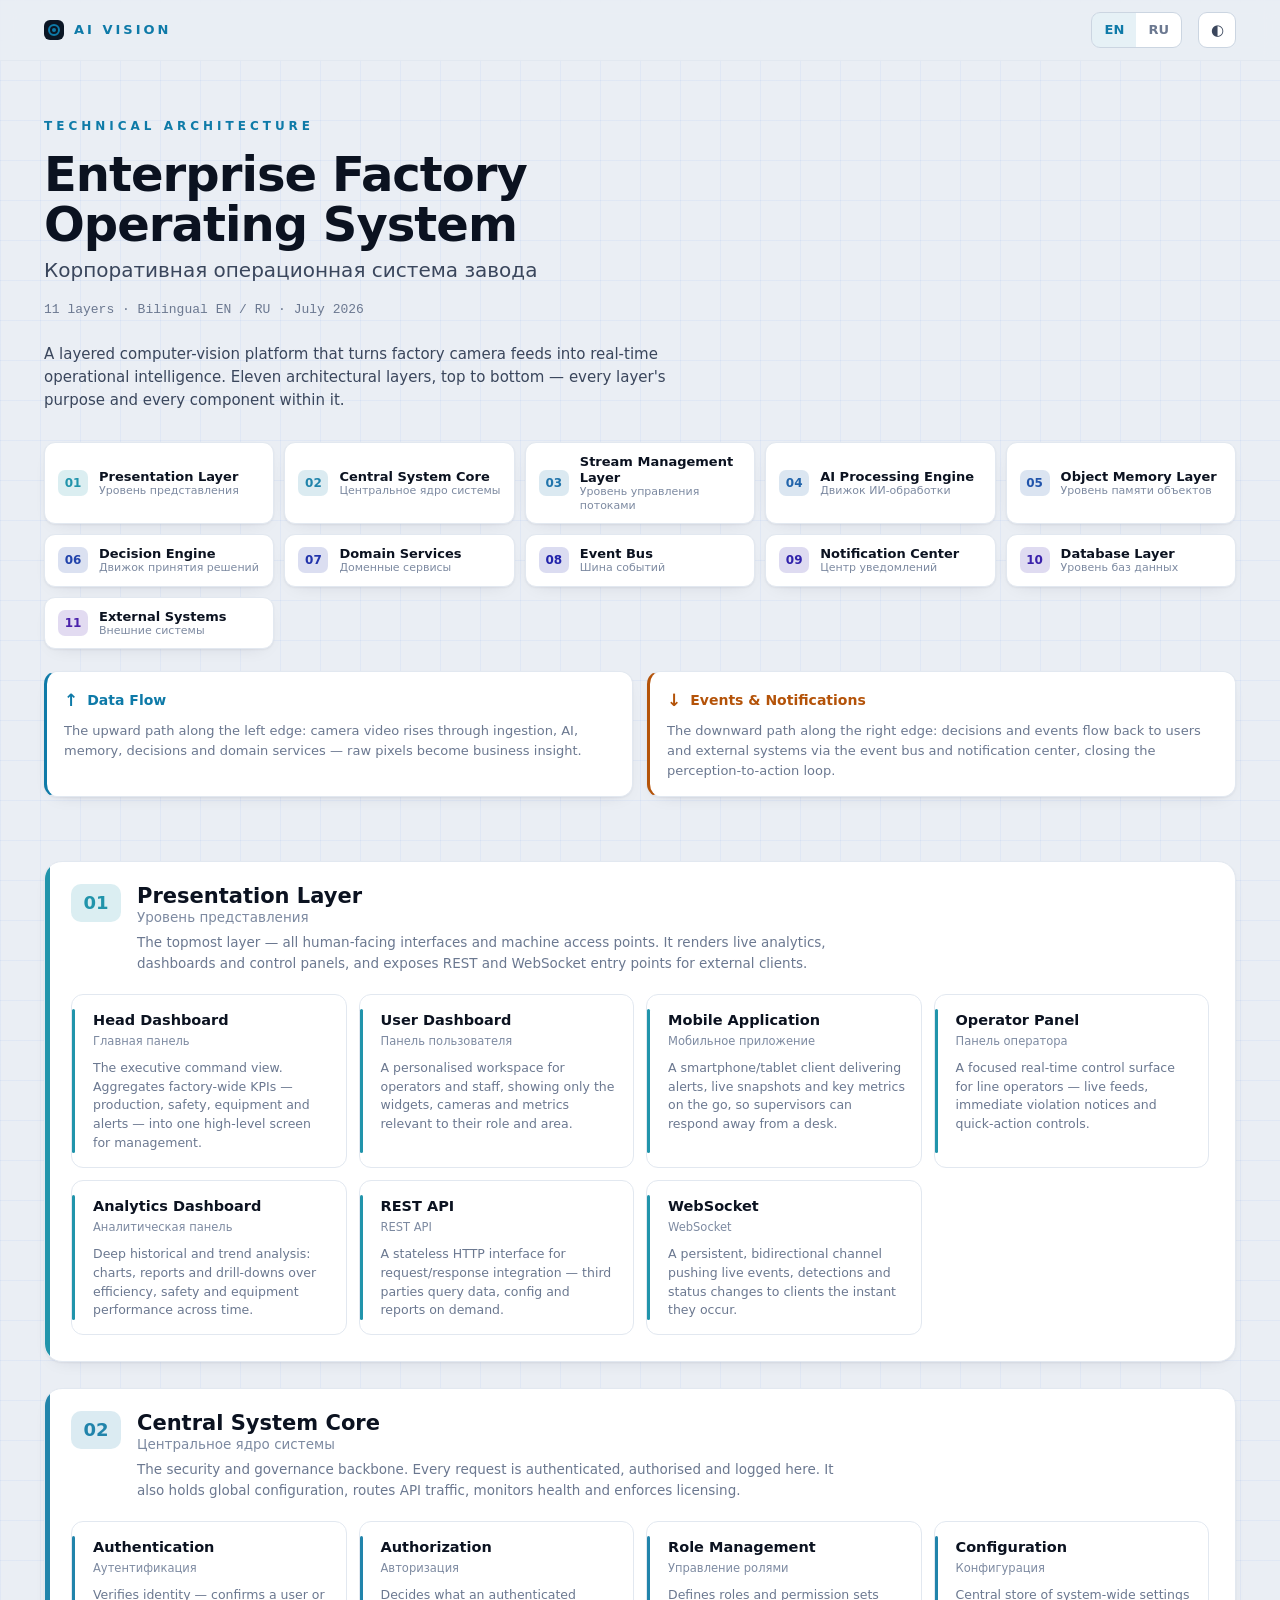
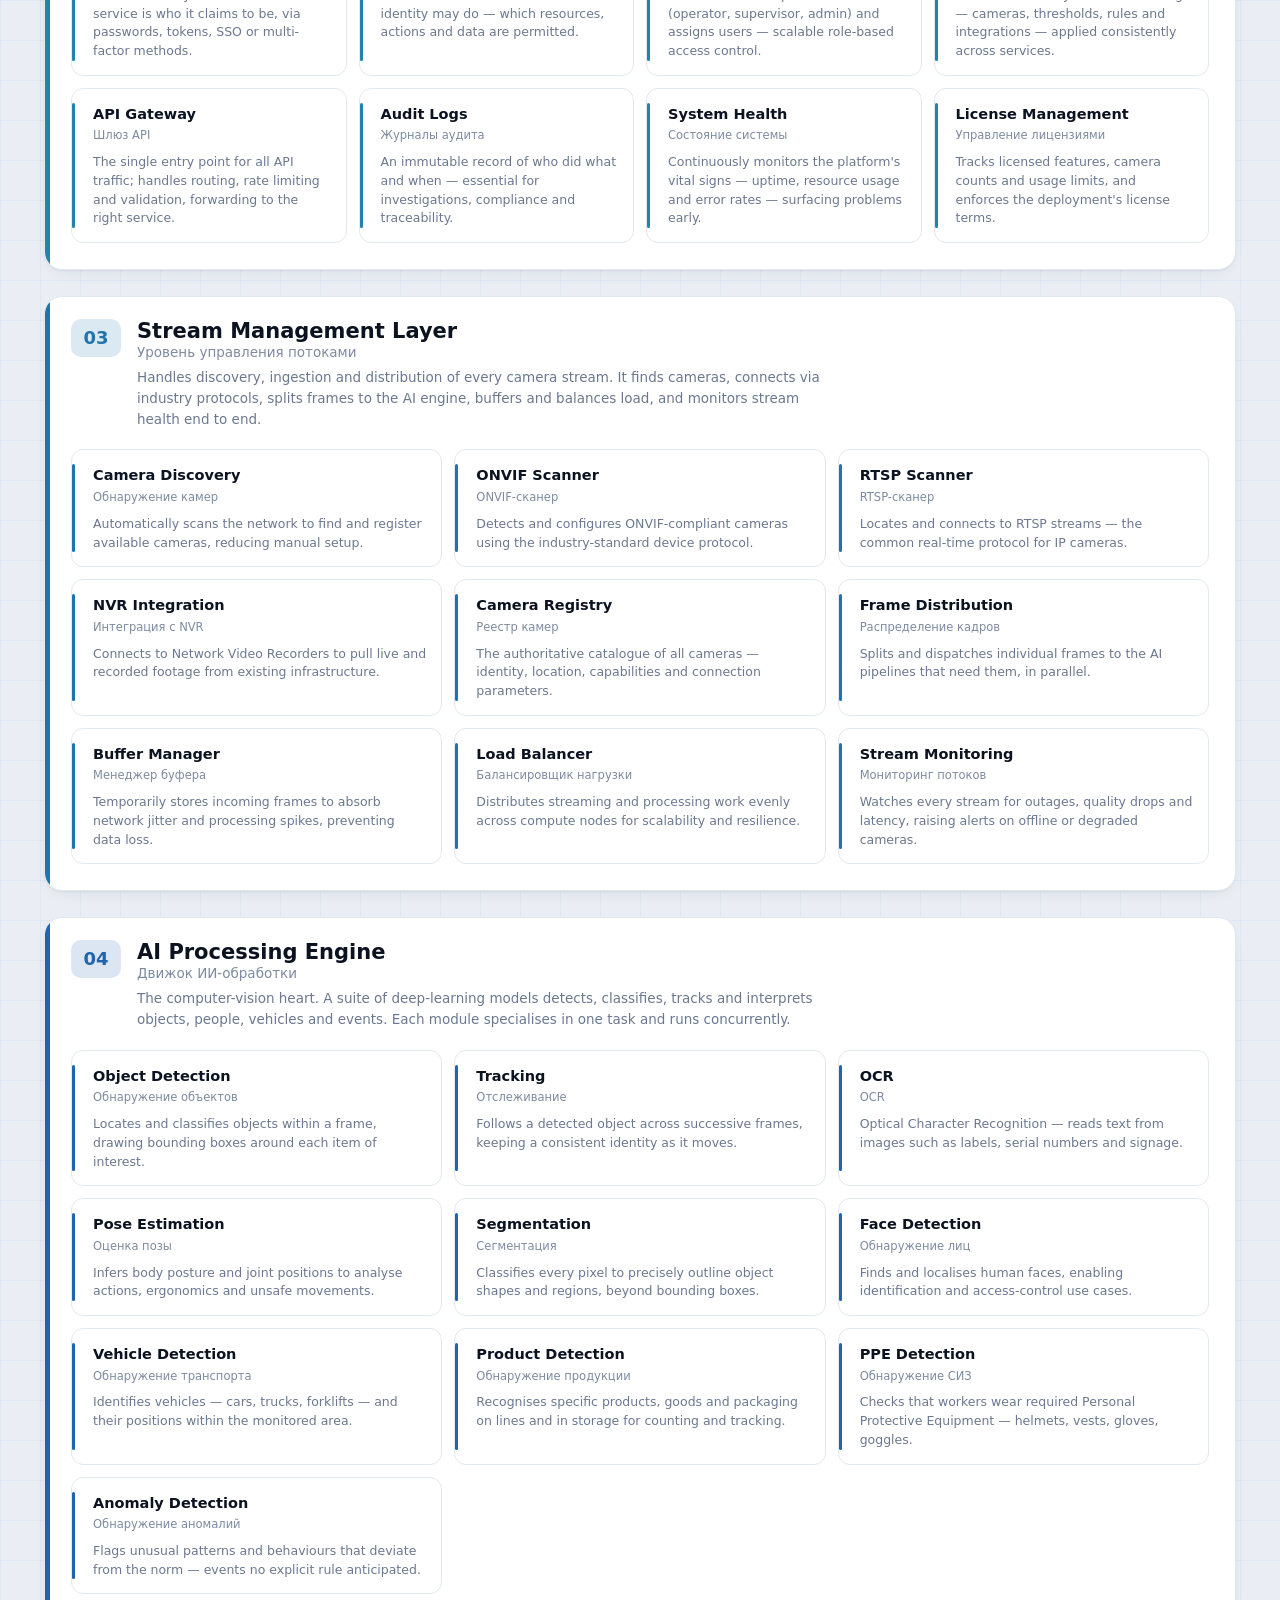
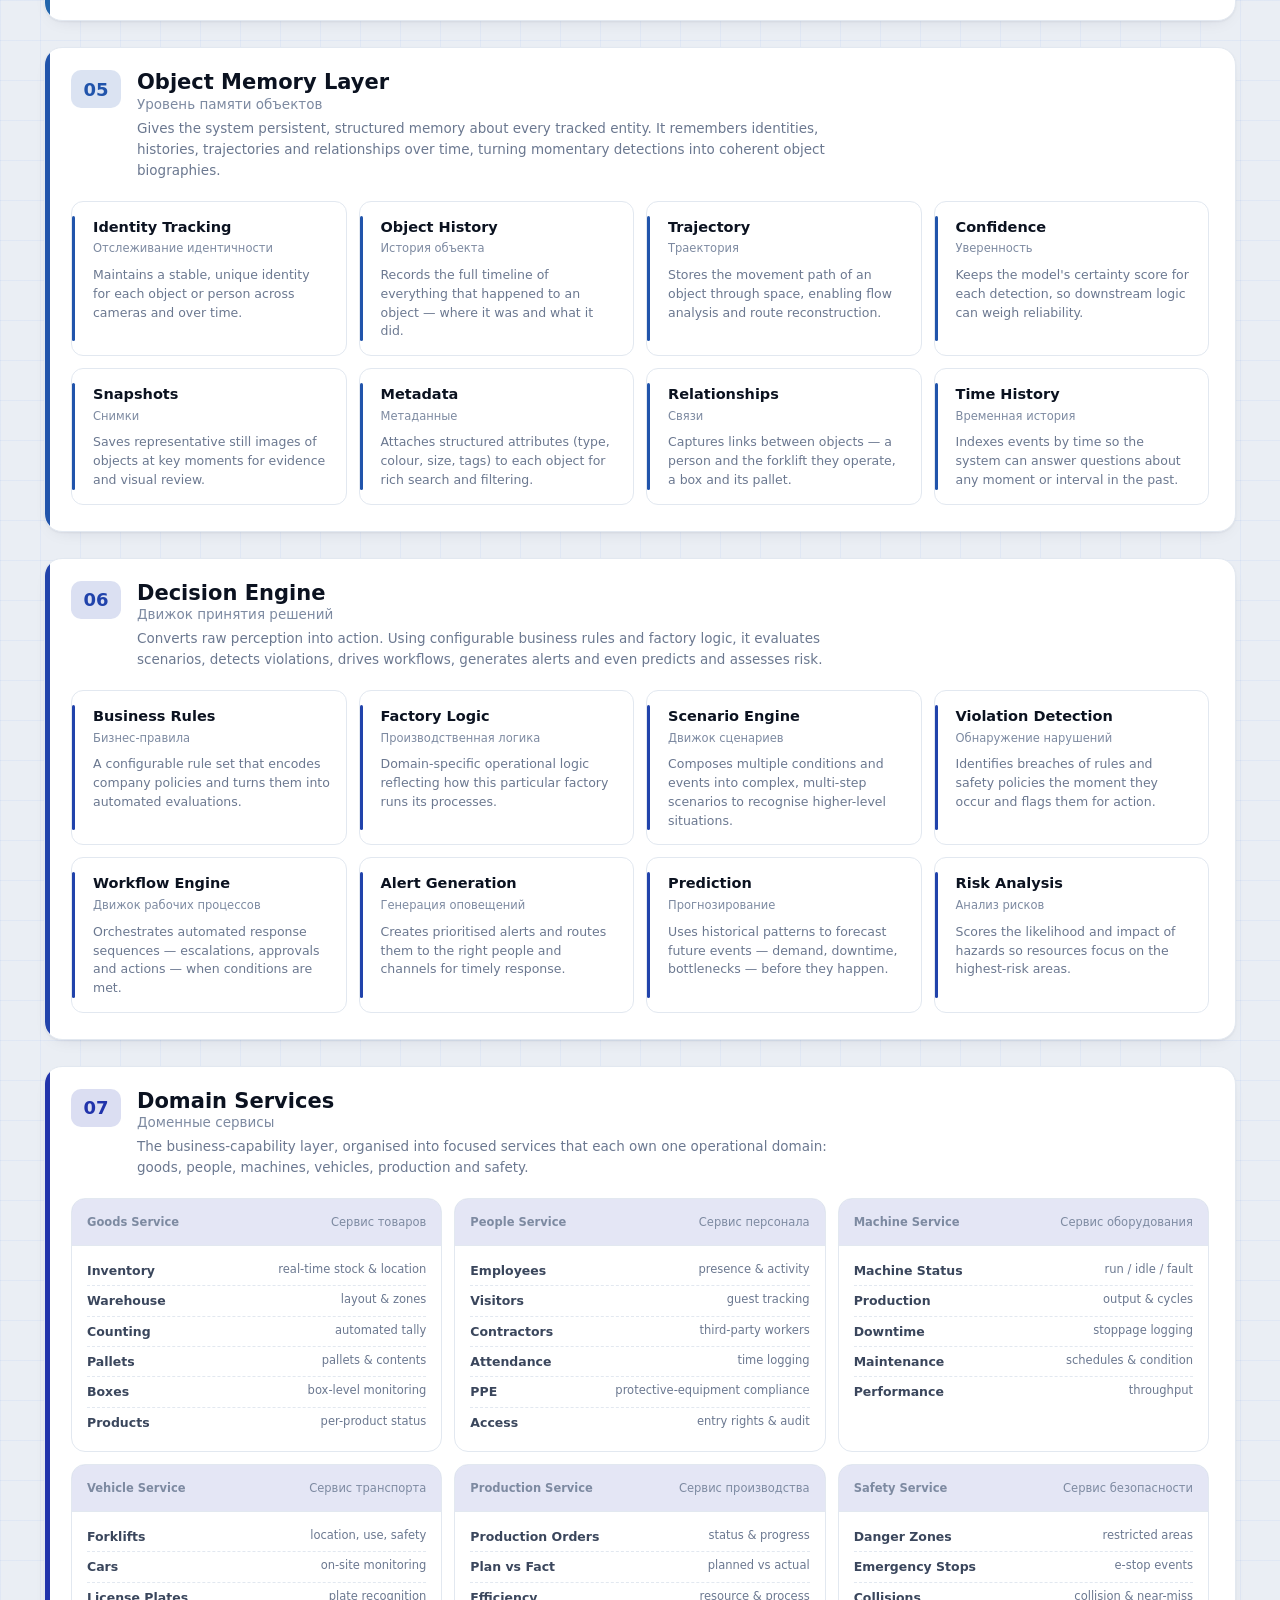
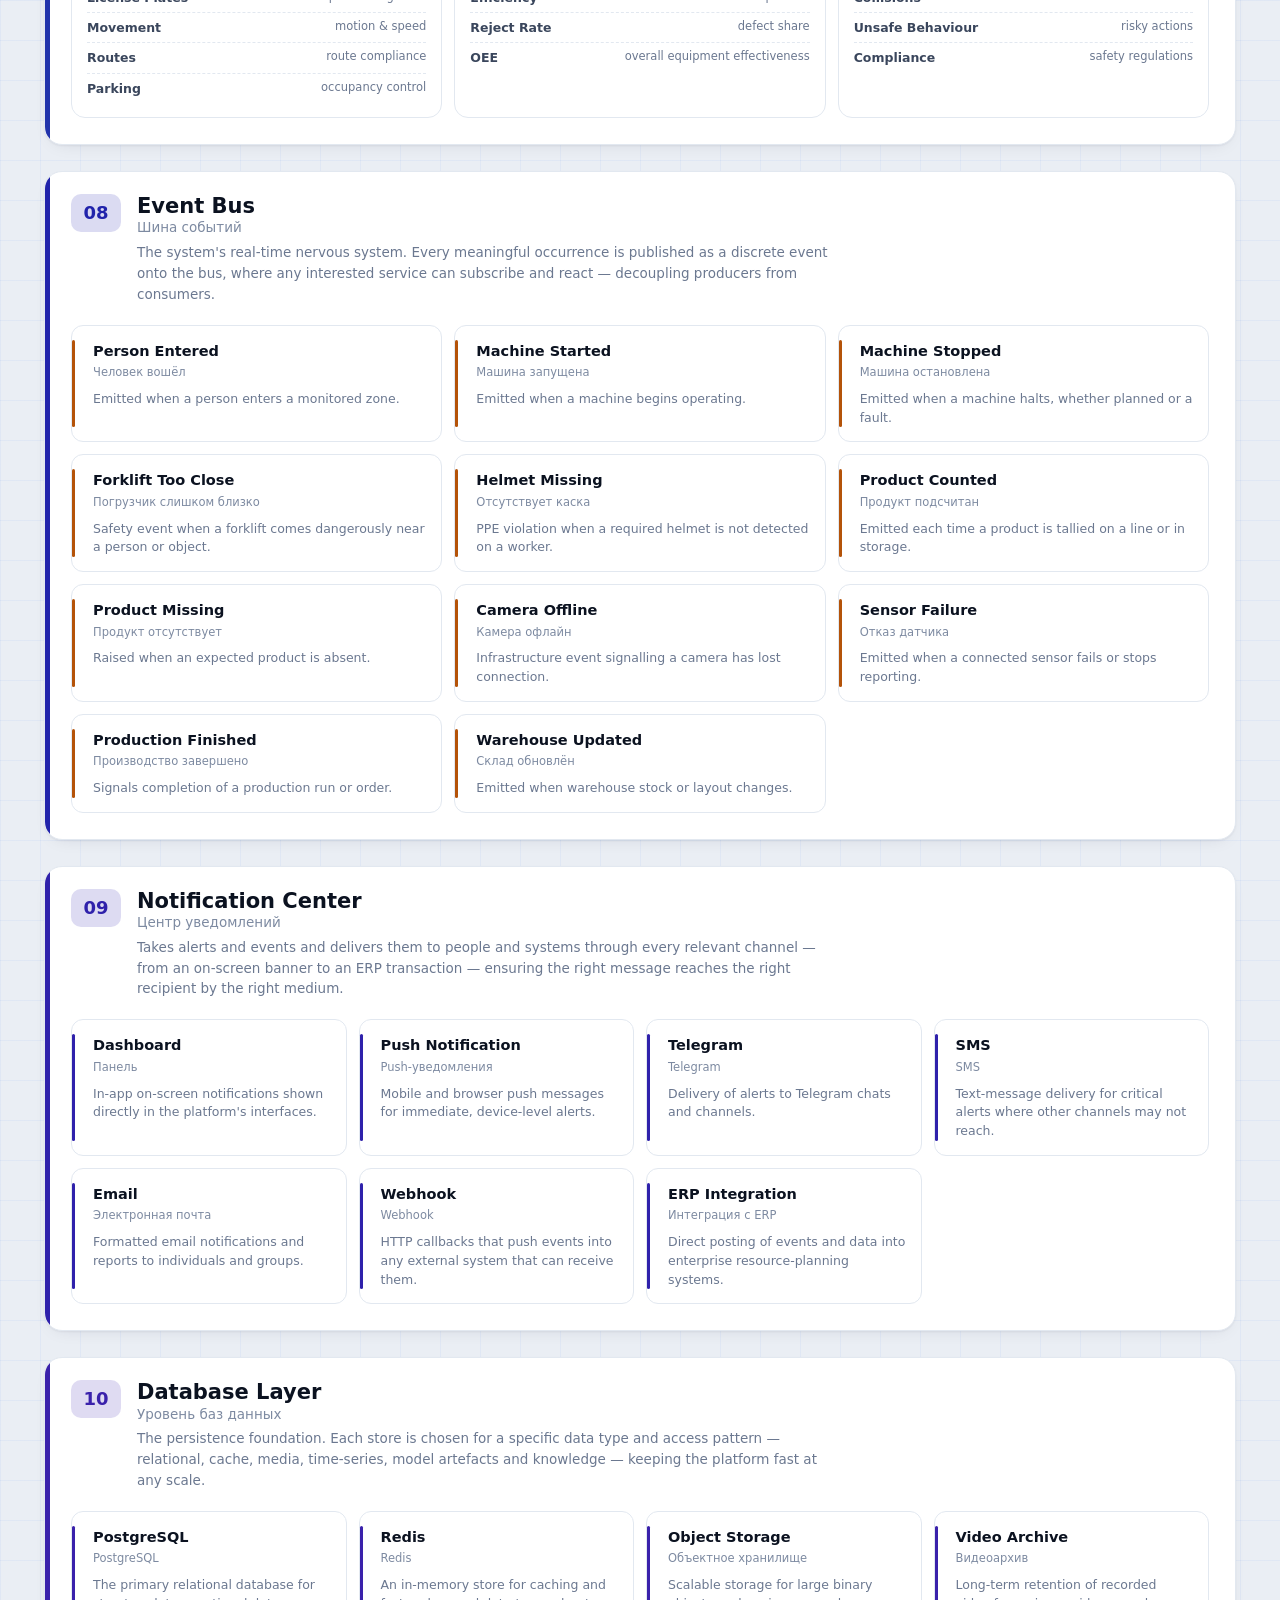
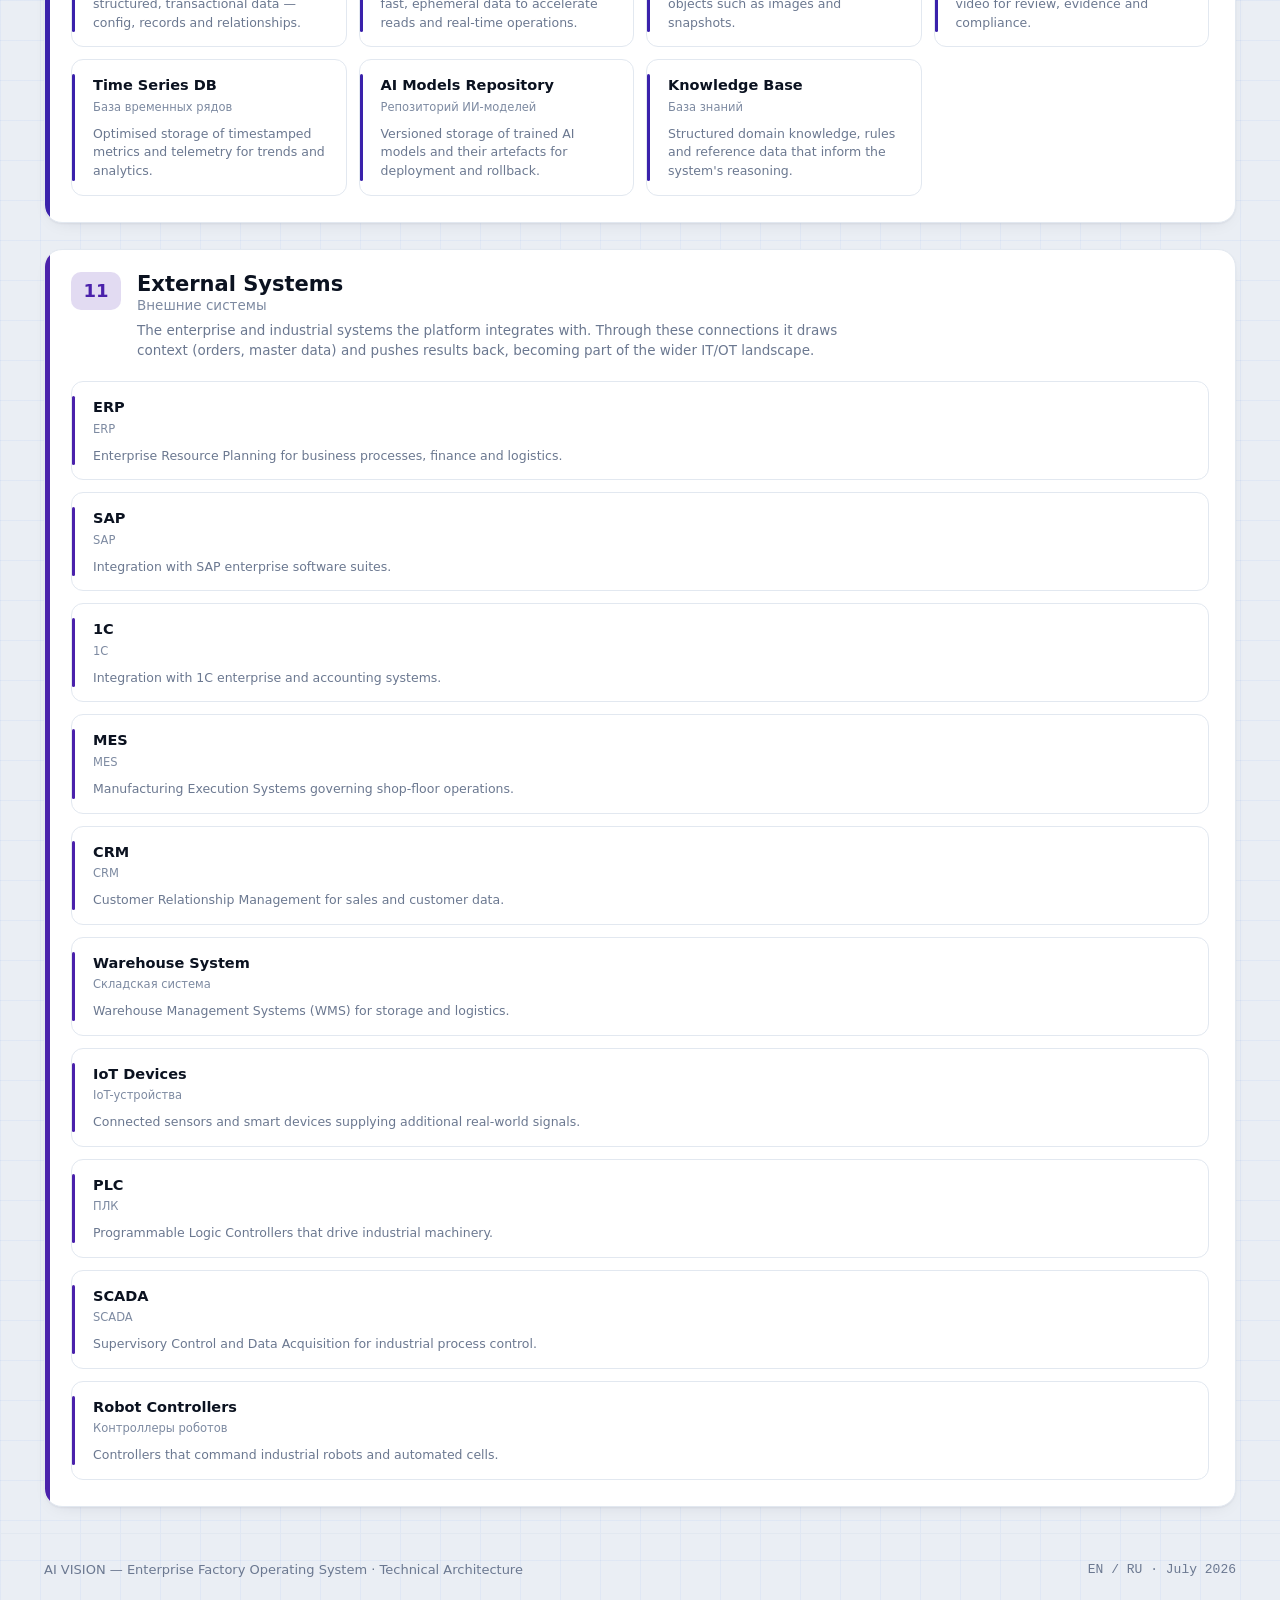
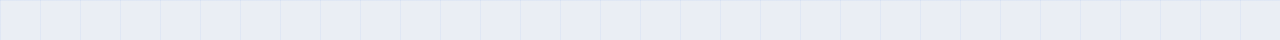
<file: docs/architecture.html>
<!DOCTYPE html>
<html lang="en">
<head>
<meta charset="utf-8">
<meta name="viewport" content="width=device-width, initial-scale=1">
<title>AI VISION — Enterprise Factory OS · Architecture</title>
<style>
  :root{
    color-scheme: light dark;
    --bg:#eaeef4; --grid:rgba(37,99,235,.05);
    --panel:#ffffff; --panel-2:#f5f8fc; --chip:#ffffff;
    --line:#e2e8f0; --line-2:#cbd5e1;
    --heading:#0b1220; --text:#3a465c; --muted:#6b7890; --ru:#7d8aa1;
    --data:#0e7aa8; --data-soft:rgba(14,122,168,.10);
    --events:#b45309; --events-soft:rgba(180,83,9,.10);
    --shadow:0 1px 2px rgba(15,23,42,.05), 0 6px 20px -12px rgba(15,23,42,.18);
  }
  @media (prefers-color-scheme: dark){
    :root{
      --bg:#0a1120; --grid:rgba(91,123,176,.06);
      --panel:#0f1b30; --panel-2:#0c1626; --chip:#13233d;
      --line:#20304c; --line-2:#2a3c5a;
      --heading:#f1f5f9; --text:#aeb9cc; --muted:#7a8aa3; --ru:#8494ad;
      --data:#38bdf8; --data-soft:rgba(56,189,248,.12);
      --events:#fbbf24; --events-soft:rgba(251,191,36,.12);
      --shadow:0 1px 2px rgba(0,0,0,.3), 0 10px 30px -14px rgba(0,0,0,.6);
    }
  }
  :root[data-theme="light"]{
    color-scheme: light;
    --bg:#eaeef4; --grid:rgba(37,99,235,.05);
    --panel:#ffffff; --panel-2:#f5f8fc; --chip:#ffffff;
    --line:#e2e8f0; --line-2:#cbd5e1;
    --heading:#0b1220; --text:#3a465c; --muted:#6b7890; --ru:#7d8aa1;
    --data:#0e7aa8; --data-soft:rgba(14,122,168,.10);
    --events:#b45309; --events-soft:rgba(180,83,9,.10);
    --shadow:0 1px 2px rgba(15,23,42,.05), 0 6px 20px -12px rgba(15,23,42,.18);
  }
  :root[data-theme="dark"]{
    color-scheme: dark;
    --bg:#0a1120; --grid:rgba(91,123,176,.06);
    --panel:#0f1b30; --panel-2:#0c1626; --chip:#13233d;
    --line:#20304c; --line-2:#2a3c5a;
    --heading:#f1f5f9; --text:#aeb9cc; --muted:#7a8aa3; --ru:#8494ad;
    --data:#38bdf8; --data-soft:rgba(56,189,248,.12);
    --events:#fbbf24; --events-soft:rgba(251,191,36,.12);
    --shadow:0 1px 2px rgba(0,0,0,.3), 0 10px 30px -14px rgba(0,0,0,.6);
  }
  *{box-sizing:border-box}
  html{scroll-behavior:smooth}
  body{
    margin:0; background:var(--bg);
    background-image:linear-gradient(var(--grid) 1px,transparent 1px),linear-gradient(90deg,var(--grid) 1px,transparent 1px);
    background-size:40px 40px;
    color:var(--text);
    font-family:Inter,ui-sans-serif,system-ui,-apple-system,"Segoe UI",Roboto,sans-serif;
    font-size:15px; line-height:1.55; -webkit-font-smoothing:antialiased;
  }
  .mono{font-family:ui-monospace,"SF Mono","Cascadia Code","JetBrains Mono",Menlo,Consolas,monospace}
  .wrap{max-width:1240px; margin:0 auto; padding:0 24px}

  /* header */
  header.top{position:sticky; top:0; z-index:20; backdrop-filter:blur(10px);
    background:color-mix(in srgb,var(--bg) 82%,transparent);
    border-bottom:1px solid var(--line)}
  .top .wrap{display:flex; align-items:center; gap:16px; height:60px}
  .brand{display:flex; align-items:center; gap:10px; font-weight:800; letter-spacing:3px;
    font-size:13px; color:var(--data)}
  .brand .dot{width:20px;height:20px;border-radius:6px;background:#0b1624;position:relative;flex:0 0 auto}
  .brand .dot::before{content:"";position:absolute;inset:4px;border:2px solid var(--data);border-radius:50%}
  .brand .dot::after{content:"";position:absolute;inset:8px;background:var(--data);border-radius:50%}
  .top .spacer{flex:1}
  .seg{display:inline-flex;border:1px solid var(--line-2);border-radius:9px;overflow:hidden;background:var(--panel)}
  .seg button{border:0;background:transparent;color:var(--muted);font:inherit;font-weight:600;font-size:13px;
    padding:7px 12px;cursor:pointer;min-width:44px}
  .seg button[aria-pressed="true"]{background:var(--data-soft);color:var(--data)}
  .iconbtn{border:1px solid var(--line-2);background:var(--panel);color:var(--text);border-radius:9px;
    width:38px;height:36px;cursor:pointer;font-size:15px;display:inline-flex;align-items:center;justify-content:center}
  .iconbtn:hover{border-color:var(--muted)}
  button:focus-visible,a:focus-visible{outline:2px solid var(--data);outline-offset:2px}

  /* hero */
  .hero{padding:56px 0 30px}
  .eyebrow{font-size:12px;font-weight:700;letter-spacing:4px;color:var(--data)}
  .hero h1{font-size:clamp(30px,5vw,48px);line-height:1.04;margin:14px 0 6px;color:var(--heading);
    font-weight:800;letter-spacing:-.02em;text-wrap:balance;max-width:20ch}
  .hero .sub{font-size:clamp(16px,2.4vw,20px);color:var(--text);font-weight:500;margin:0}
  .hero .meta{margin-top:14px;color:var(--muted);font-size:13px}
  .hero p.lede{margin:22px 0 0;max-width:70ch;color:var(--text)}

  /* legend */
  .legend{display:grid;grid-template-columns:repeat(auto-fill,minmax(210px,1fr));gap:10px;margin:30px 0 8px}
  .legend a{display:flex;gap:11px;align-items:center;text-decoration:none;padding:11px 13px;border-radius:11px;
    background:var(--panel);border:1px solid var(--line);box-shadow:var(--shadow);color:var(--text)}
  .legend a:hover{border-color:var(--lc)}
  .legend .n{font-size:12px;font-weight:800;width:30px;height:26px;border-radius:7px;display:grid;place-items:center;
    background:color-mix(in srgb,var(--lc) 16%,transparent);color:var(--lc);flex:0 0 auto}
  .legend .nm{font-size:13px;font-weight:600;color:var(--heading);line-height:1.2}
  .legend .nm small{display:block;font-weight:500;color:var(--ru);font-size:11px}

  /* flow banner */
  .flows{display:grid;grid-template-columns:1fr 1fr;gap:14px;margin:22px 0 8px}
  .flow{border:1px solid var(--line);border-radius:13px;padding:15px 17px;background:var(--panel);box-shadow:var(--shadow)}
  .flow .h{display:flex;align-items:center;gap:9px;font-weight:700;color:var(--heading);font-size:14px}
  .flow .arw{font-size:17px}
  .flow.data{border-left:3px solid var(--data)} .flow.data .h,.flow.data .arw{color:var(--data)}
  .flow.evt{border-left:3px solid var(--events)} .flow.evt .h,.flow.evt .arw{color:var(--events)}
  .flow p{margin:7px 0 0;font-size:13px;color:var(--muted)}

  /* layer sections */
  main{padding:8px 0 40px}
  .layer{position:relative;margin:26px 0;background:var(--panel);border:1px solid var(--line);
    border-radius:18px;box-shadow:var(--shadow);overflow:hidden;scroll-margin-top:74px}
  .layer::before{content:"";position:absolute;left:0;top:0;bottom:0;width:5px;background:var(--lc)}
  .lhead{display:flex;gap:16px;align-items:flex-start;padding:22px 26px 4px}
  .lnum{font-size:18px;font-weight:800;width:50px;height:38px;border-radius:10px;display:grid;place-items:center;
    background:color-mix(in srgb,var(--lc) 16%,transparent);color:var(--lc);flex:0 0 auto}
  .lhead h2{margin:0;font-size:21px;color:var(--heading);font-weight:750;line-height:1.15}
  .lhead h2 small{display:block;font-size:13.5px;font-weight:500;color:var(--ru);margin-top:2px}
  .lhead .purpose{margin:6px 0 0;color:var(--muted);font-size:13.5px;max-width:82ch}
  .grid{display:grid;gap:12px;padding:16px 26px 26px}
  .cols4{grid-template-columns:repeat(4,1fr)} .cols3{grid-template-columns:repeat(3,1fr)}
  .cols2{grid-template-columns:repeat(2,1fr)}
  .card{background:var(--chip);border:1px solid var(--line);border-radius:12px;padding:14px 15px;position:relative}
  .card::before{content:"";position:absolute;left:0;top:14px;bottom:14px;width:3px;border-radius:2px;background:var(--lc)}
  .card.evt::before{background:var(--events)}
  .card h3{margin:0 0 2px;font-size:14.5px;color:var(--heading);font-weight:650;padding-left:6px}
  .card .alt{font-size:11.5px;color:var(--ru);padding-left:6px}
  .card p{margin:8px 0 0;font-size:12.5px;color:var(--muted);padding-left:6px;line-height:1.5}

  /* domain services */
  .svc{background:var(--chip);border:1px solid var(--line);border-radius:14px;overflow:hidden}
  .svc .sh{display:flex;justify-content:space-between;align-items:baseline;gap:8px;padding:12px 15px;
    background:color-mix(in srgb,var(--lc) 12%,transparent);border-bottom:1px solid var(--line)}
  .svc .sh b{color:var(--heading);font-size:14px} .svc .sh span{color:var(--ru);font-size:11.5px}
  .svc ul{list-style:none;margin:0;padding:10px 15px 14px}
  .svc li{display:flex;justify-content:space-between;gap:10px;padding:5px 0;border-bottom:1px dashed var(--line);
    font-size:12.5px}
  .svc li:last-child{border-bottom:0}
  .svc li b{color:var(--text);font-weight:600} .svc li .g{color:var(--muted);font-size:11.5px;text-align:right;flex:1}

  footer{border-top:1px solid var(--line);padding:26px 0 60px;color:var(--muted);font-size:13px}
  footer .wrap{display:flex;flex-wrap:wrap;gap:12px;justify-content:space-between;align-items:center}

  /* language visibility */
  body[data-lang="en"] .ru-only{display:none}
  body[data-lang="ru"] .en-only{display:none}

  @media (max-width:1000px){ .cols4{grid-template-columns:repeat(2,1fr)} .cols3{grid-template-columns:repeat(2,1fr)} }
  @media (max-width:720px){
    .cols4,.cols3,.cols2,.flows{grid-template-columns:1fr}
    .brand span.long{display:none}
  }
  @media (prefers-reduced-motion:reduce){html{scroll-behavior:auto}}
</style>
</head>
<body data-lang="en">
<header class="top">
  <div class="wrap">
    <div class="brand"><span class="dot"></span><span class="long">AI&nbsp;VISION</span></div>
    <div class="spacer"></div>
    <div class="seg" role="group" aria-label="Language">
      <button id="lang-en" aria-pressed="true" onclick="setLang('en')">EN</button>
      <button id="lang-ru" aria-pressed="false" onclick="setLang('ru')">RU</button>
    </div>
    <button class="iconbtn" id="themebtn" title="Toggle theme" aria-label="Toggle theme" onclick="toggleTheme()">◐</button>
  </div>
</header>

<section class="hero">
  <div class="wrap">
    <div class="eyebrow">TECHNICAL ARCHITECTURE</div>
    <h1><span class="en-only">Enterprise Factory Operating System</span><span class="ru-only">Корпоративная операционная система завода</span></h1>
    <p class="sub"><span class="en-only">Корпоративная операционная система завода</span><span class="ru-only">Enterprise Factory Operating System</span></p>
    <div class="meta mono">11 layers · Bilingual EN / RU · July 2026</div>
    <p class="lede">
      <span class="en-only">A layered computer-vision platform that turns factory camera feeds into real-time operational intelligence. Eleven architectural layers, top to bottom — every layer's purpose and every component within it.</span>
      <span class="ru-only">Многоуровневая платформа компьютерного зрения, превращающая видеопотоки заводских камер в операционную аналитику реального времени. Одиннадцать архитектурных уровней сверху вниз — назначение каждого уровня и функция каждого компонента.</span>
    </p>
    <nav class="legend" id="legend" aria-label="Layers"></nav>
    <div class="flows">
      <div class="flow data">
        <div class="h"><span class="arw">↑</span><span class="en-only">Data Flow</span><span class="ru-only">Поток данных</span></div>
        <p><span class="en-only">The upward path along the left edge: camera video rises through ingestion, AI, memory, decisions and domain services — raw pixels become business insight.</span><span class="ru-only">Восходящий путь по левой стороне: видео с камер поднимается через приём, ИИ-обработку, память, решения и доменные сервисы — «сырые» пиксели превращаются в бизнес-информацию.</span></p>
      </div>
      <div class="flow evt">
        <div class="h"><span class="arw">↓</span><span class="en-only">Events &amp; Notifications</span><span class="ru-only">События и уведомления</span></div>
        <p><span class="en-only">The downward path along the right edge: decisions and events flow back to users and external systems via the event bus and notification center, closing the perception-to-action loop.</span><span class="ru-only">Нисходящий путь по правой стороне: решения и события спускаются к пользователям и внешним системам через шину событий и центр уведомлений, замыкая контур «восприятие → действие».</span></p>
      </div>
    </div>
  </div>
</section>

<main class="wrap" id="layers"></main>

<footer>
  <div class="wrap">
    <span><span class="en-only">AI VISION — Enterprise Factory Operating System · Technical Architecture</span><span class="ru-only">AI VISION — корпоративная операционная система завода · Техническая архитектура</span></span>
    <span class="mono">EN / RU · July 2026</span>
  </div>
</footer>

<script>
const T=(en,ru)=>({en,ru});
const LAYERS=[
 {num:"01",hue:190,en:"Presentation Layer",ru:"Уровень представления",
  pen:"The topmost layer — all human-facing interfaces and machine access points. It renders live analytics, dashboards and control panels, and exposes REST and WebSocket entry points for external clients.",
  pru:"Самый верхний уровень — все интерфейсы для пользователей и точки машинного доступа. Отображает аналитику в реальном времени, панели и элементы управления, а также предоставляет точки входа REST и WebSocket для внешних клиентов.",
  cols:4,items:[
   {t:T("Head Dashboard","Главная панель"),d:T("The executive command view. Aggregates factory-wide KPIs — production, safety, equipment and alerts — into one high-level screen for management.","Панель уровня руководства. Собирает KPI по всему заводу — производство, безопасность, оборудование и оповещения — на одном экране для менеджмента.")},
   {t:T("User Dashboard","Панель пользователя"),d:T("A personalised workspace for operators and staff, showing only the widgets, cameras and metrics relevant to their role and area.","Персонализированное рабочее пространство для операторов и сотрудников — только виджеты, камеры и метрики их роли и зоны ответственности.")},
   {t:T("Mobile Application","Мобильное приложение"),d:T("A smartphone/tablet client delivering alerts, live snapshots and key metrics on the go, so supervisors can respond away from a desk.","Клиент для смартфона/планшета: оповещения, снимки в реальном времени и ключевые метрики, чтобы реагировать вдали от рабочего места.")},
   {t:T("Operator Panel","Панель оператора"),d:T("A focused real-time control surface for line operators — live feeds, immediate violation notices and quick-action controls.","Сфокусированная панель реального времени для линейных операторов — прямые потоки, мгновенные уведомления о нарушениях и быстрые действия.")},
   {t:T("Analytics Dashboard","Аналитическая панель"),d:T("Deep historical and trend analysis: charts, reports and drill-downs over efficiency, safety and equipment performance across time.","Глубокий анализ истории и трендов: графики, отчёты и детализация по эффективности, безопасности и производительности оборудования во времени.")},
   {t:T("REST API","REST API"),d:T("A stateless HTTP interface for request/response integration — third parties query data, config and reports on demand.","Интерфейс HTTP без сохранения состояния — сторонние системы по запросу получают данные, конфигурацию и отчёты.")},
   {t:T("WebSocket","WebSocket"),d:T("A persistent, bidirectional channel pushing live events, detections and status changes to clients the instant they occur.","Постоянный двунаправленный канал, передающий события, обнаружения и изменения статуса клиентам в момент их возникновения.")},
 ]},
 {num:"02",hue:197,en:"Central System Core",ru:"Центральное ядро системы",
  pen:"The security and governance backbone. Every request is authenticated, authorised and logged here. It also holds global configuration, routes API traffic, monitors health and enforces licensing.",
  pru:"Основа безопасности и управления. Каждый запрос здесь аутентифицируется, авторизуется и журналируется. Ядро хранит глобальную конфигурацию, маршрутизирует API-трафик, следит за состоянием и контролирует лицензирование.",
  cols:4,items:[
   {t:T("Authentication","Аутентификация"),d:T("Verifies identity — confirms a user or service is who it claims to be, via passwords, tokens, SSO or multi-factor methods.","Проверяет личность — подтверждает пользователя или сервис через пароли, токены, SSO или многофакторные методы.")},
   {t:T("Authorization","Авторизация"),d:T("Decides what an authenticated identity may do — which resources, actions and data are permitted.","Определяет, что разрешено аутентифицированной личности — какие ресурсы, действия и данные доступны.")},
   {t:T("Role Management","Управление ролями"),d:T("Defines roles and permission sets (operator, supervisor, admin) and assigns users — scalable role-based access control.","Определяет роли и наборы прав (оператор, руководитель, администратор) и назначает пользователей — масштабируемый RBAC.")},
   {t:T("Configuration","Конфигурация"),d:T("Central store of system-wide settings — cameras, thresholds, rules and integrations — applied consistently across services.","Централизованное хранилище настроек — камеры, пороги, правила и интеграции — единообразно во всех сервисах.")},
   {t:T("API Gateway","Шлюз API"),d:T("The single entry point for all API traffic; handles routing, rate limiting and validation, forwarding to the right service.","Единая точка входа API-трафика; маршрутизация, ограничение частоты и валидация, перенаправление в нужный сервис.")},
   {t:T("Audit Logs","Журналы аудита"),d:T("An immutable record of who did what and when — essential for investigations, compliance and traceability.","Неизменяемая запись «кто, что и когда» — необходима для расследований, соответствия и прослеживаемости.")},
   {t:T("System Health","Состояние системы"),d:T("Continuously monitors the platform's vital signs — uptime, resource usage and error rates — surfacing problems early.","Непрерывно отслеживает показатели платформы — доступность, ресурсы и ошибки — заранее выявляя проблемы.")},
   {t:T("License Management","Управление лицензиями"),d:T("Tracks licensed features, camera counts and usage limits, and enforces the deployment's license terms.","Отслеживает лицензированные функции, число камер и лимиты, контролируя условия лицензии.")},
 ]},
 {num:"03",hue:204,en:"Stream Management Layer",ru:"Уровень управления потоками",
  pen:"Handles discovery, ingestion and distribution of every camera stream. It finds cameras, connects via industry protocols, splits frames to the AI engine, buffers and balances load, and monitors stream health end to end.",
  pru:"Отвечает за обнаружение, приём и распределение видеопотоков. Находит камеры, подключается по отраслевым протоколам, распределяет кадры на ИИ-движок, буферизует и балансирует нагрузку и сквозным образом контролирует состояние потоков.",
  cols:3,items:[
   {t:T("Camera Discovery","Обнаружение камер"),d:T("Automatically scans the network to find and register available cameras, reducing manual setup.","Автоматически сканирует сеть для поиска и регистрации камер, сокращая ручную настройку.")},
   {t:T("ONVIF Scanner","ONVIF-сканер"),d:T("Detects and configures ONVIF-compliant cameras using the industry-standard device protocol.","Обнаруживает и настраивает ONVIF-совместимые камеры по отраслевому протоколу устройств.")},
   {t:T("RTSP Scanner","RTSP-сканер"),d:T("Locates and connects to RTSP streams — the common real-time protocol for IP cameras.","Находит и подключается к RTSP-потокам — распространённому протоколу для IP-камер.")},
   {t:T("NVR Integration","Интеграция с NVR"),d:T("Connects to Network Video Recorders to pull live and recorded footage from existing infrastructure.","Подключается к сетевым видеорегистраторам для получения живого и записанного видео.")},
   {t:T("Camera Registry","Реестр камер"),d:T("The authoritative catalogue of all cameras — identity, location, capabilities and connection parameters.","Авторитетный каталог всех камер — идентификатор, расположение, возможности и параметры подключения.")},
   {t:T("Frame Distribution","Распределение кадров"),d:T("Splits and dispatches individual frames to the AI pipelines that need them, in parallel.","Разделяет и направляет отдельные кадры в нужные ИИ-конвейеры параллельно.")},
   {t:T("Buffer Manager","Менеджер буфера"),d:T("Temporarily stores incoming frames to absorb network jitter and processing spikes, preventing data loss.","Временно хранит кадры, сглаживая сетевые задержки и всплески нагрузки, предотвращая потери.")},
   {t:T("Load Balancer","Балансировщик нагрузки"),d:T("Distributes streaming and processing work evenly across compute nodes for scalability and resilience.","Равномерно распределяет работу между узлами для масштабируемости и отказоустойчивости.")},
   {t:T("Stream Monitoring","Мониторинг потоков"),d:T("Watches every stream for outages, quality drops and latency, raising alerts on offline or degraded cameras.","Отслеживает сбои, падение качества и задержки, поднимая оповещения при отключении или деградации.")},
 ]},
 {num:"04",hue:211,en:"AI Processing Engine",ru:"Движок ИИ-обработки",
  pen:"The computer-vision heart. A suite of deep-learning models detects, classifies, tracks and interprets objects, people, vehicles and events. Each module specialises in one task and runs concurrently.",
  pru:"Компьютерно-зрительное ядро. Набор моделей глубокого обучения обнаруживает, классифицирует, отслеживает и интерпретирует объекты, людей, транспорт и события. Каждый модуль специализирован и работает параллельно.",
  cols:3,items:[
   {t:T("Object Detection","Обнаружение объектов"),d:T("Locates and classifies objects within a frame, drawing bounding boxes around each item of interest.","Находит и классифицирует объекты в кадре, выделяя рамками каждый интересующий элемент.")},
   {t:T("Tracking","Отслеживание"),d:T("Follows a detected object across successive frames, keeping a consistent identity as it moves.","Сопровождает объект в последовательных кадрах, сохраняя его идентичность при движении.")},
   {t:T("OCR","OCR"),d:T("Optical Character Recognition — reads text from images such as labels, serial numbers and signage.","Оптическое распознавание символов — считывает текст: этикетки, серийные номера, вывески.")},
   {t:T("Pose Estimation","Оценка позы"),d:T("Infers body posture and joint positions to analyse actions, ergonomics and unsafe movements.","Определяет позу и положение суставов для анализа действий, эргономики и небезопасных движений.")},
   {t:T("Segmentation","Сегментация"),d:T("Classifies every pixel to precisely outline object shapes and regions, beyond bounding boxes.","Классифицирует каждый пиксель для точного выделения форм и областей объектов.")},
   {t:T("Face Detection","Обнаружение лиц"),d:T("Finds and localises human faces, enabling identification and access-control use cases.","Находит и локализует лица, обеспечивая идентификацию и контроль доступа.")},
   {t:T("Vehicle Detection","Обнаружение транспорта"),d:T("Identifies vehicles — cars, trucks, forklifts — and their positions within the monitored area.","Идентифицирует транспорт — автомобили, грузовики, погрузчики — и их положение в зоне.")},
   {t:T("Product Detection","Обнаружение продукции"),d:T("Recognises specific products, goods and packaging on lines and in storage for counting and tracking.","Распознаёт изделия, товары и упаковку на линиях и складе для подсчёта и отслеживания.")},
   {t:T("PPE Detection","Обнаружение СИЗ"),d:T("Checks that workers wear required Personal Protective Equipment — helmets, vests, gloves, goggles.","Проверяет наличие обязательных СИЗ — касок, жилетов, перчаток, очков.")},
   {t:T("Anomaly Detection","Обнаружение аномалий"),d:T("Flags unusual patterns and behaviours that deviate from the norm — events no explicit rule anticipated.","Выявляет необычные закономерности и поведение, не предусмотренные явными правилами.")},
 ]},
 {num:"05",hue:218,en:"Object Memory Layer",ru:"Уровень памяти объектов",
  pen:"Gives the system persistent, structured memory about every tracked entity. It remembers identities, histories, trajectories and relationships over time, turning momentary detections into coherent object biographies.",
  pru:"Наделяет систему постоянной структурированной памятью о каждой сущности. Запоминает идентичности, историю, траектории и связи во времени, превращая моментальные обнаружения в целостные «биографии» объектов.",
  cols:4,items:[
   {t:T("Identity Tracking","Отслеживание идентичности"),d:T("Maintains a stable, unique identity for each object or person across cameras and over time.","Поддерживает стабильную уникальную идентичность объекта или человека между камерами и во времени.")},
   {t:T("Object History","История объекта"),d:T("Records the full timeline of everything that happened to an object — where it was and what it did.","Записывает полную хронологию объекта — где был и что делал.")},
   {t:T("Trajectory","Траектория"),d:T("Stores the movement path of an object through space, enabling flow analysis and route reconstruction.","Хранит путь перемещения объекта, обеспечивая анализ потоков и восстановление маршрутов.")},
   {t:T("Confidence","Уверенность"),d:T("Keeps the model's certainty score for each detection, so downstream logic can weigh reliability.","Хранит оценку уверенности модели для каждого обнаружения, чтобы логика учитывала надёжность.")},
   {t:T("Snapshots","Снимки"),d:T("Saves representative still images of objects at key moments for evidence and visual review.","Сохраняет репрезентативные стоп-кадры объектов для доказательств и просмотра.")},
   {t:T("Metadata","Метаданные"),d:T("Attaches structured attributes (type, colour, size, tags) to each object for rich search and filtering.","Прикрепляет атрибуты (тип, цвет, размер, метки) к объекту для поиска и фильтрации.")},
   {t:T("Relationships","Связи"),d:T("Captures links between objects — a person and the forklift they operate, a box and its pallet.","Фиксирует связи между объектами — человек и погрузчик, коробка и её паллета.")},
   {t:T("Time History","Временная история"),d:T("Indexes events by time so the system can answer questions about any moment or interval in the past.","Индексирует события по времени для ответов о любом моменте или интервале в прошлом.")},
 ]},
 {num:"06",hue:225,en:"Decision Engine",ru:"Движок принятия решений",
  pen:"Converts raw perception into action. Using configurable business rules and factory logic, it evaluates scenarios, detects violations, drives workflows, generates alerts and even predicts and assesses risk.",
  pru:"Превращает восприятие в действие. С помощью настраиваемых бизнес-правил и производственной логики оценивает сценарии, выявляет нарушения, управляет процессами, формирует оповещения и прогнозирует и оценивает риски.",
  cols:4,items:[
   {t:T("Business Rules","Бизнес-правила"),d:T("A configurable rule set that encodes company policies and turns them into automated evaluations.","Настраиваемый набор правил, кодирующий политики компании в автоматические проверки.")},
   {t:T("Factory Logic","Производственная логика"),d:T("Domain-specific operational logic reflecting how this particular factory runs its processes.","Специфическая операционная логика, отражающая, как именно этот завод ведёт процессы.")},
   {t:T("Scenario Engine","Движок сценариев"),d:T("Composes multiple conditions and events into complex, multi-step scenarios to recognise higher-level situations.","Объединяет условия и события в сложные многошаговые сценарии для распознавания ситуаций высокого уровня.")},
   {t:T("Violation Detection","Обнаружение нарушений"),d:T("Identifies breaches of rules and safety policies the moment they occur and flags them for action.","Выявляет нарушения правил и политик безопасности в момент возникновения и помечает их.")},
   {t:T("Workflow Engine","Движок рабочих процессов"),d:T("Orchestrates automated response sequences — escalations, approvals and actions — when conditions are met.","Оркестрирует автоматические последовательности — эскалации, согласования и действия — при выполнении условий.")},
   {t:T("Alert Generation","Генерация оповещений"),d:T("Creates prioritised alerts and routes them to the right people and channels for timely response.","Создаёт приоритизированные оповещения и направляет их нужным людям и каналам.")},
   {t:T("Prediction","Прогнозирование"),d:T("Uses historical patterns to forecast future events — demand, downtime, bottlenecks — before they happen.","Использует исторические закономерности для прогноза событий — спроса, простоев, узких мест.")},
   {t:T("Risk Analysis","Анализ рисков"),d:T("Scores the likelihood and impact of hazards so resources focus on the highest-risk areas.","Оценивает вероятность и последствия опасностей, чтобы ресурсы шли в зоны наибольшего риска.")},
 ]},
 {num:"07",hue:232,en:"Domain Services",ru:"Доменные сервисы",services:true,
  pen:"The business-capability layer, organised into focused services that each own one operational domain: goods, people, machines, vehicles, production and safety.",
  pru:"Уровень бизнес-возможностей из специализированных сервисов, каждый из которых отвечает за один домен: товары, люди, машины, транспорт, производство и безопасность.",
  groups:[
   {en:"Goods Service",ru:"Сервис товаров",items:[
    T("Inventory","Запасы · real-time stock & location"),T("Warehouse","Склад · layout & zones"),
    T("Counting","Подсчёт · automated tally"),T("Pallets","Паллеты · pallets & contents"),
    T("Boxes","Коробки · box-level monitoring"),T("Products","Продукция · per-product status")]},
   {en:"People Service",ru:"Сервис персонала",items:[
    T("Employees","Сотрудники · presence & activity"),T("Visitors","Посетители · guest tracking"),
    T("Contractors","Подрядчики · third-party workers"),T("Attendance","Учёт присутствия · time logging"),
    T("PPE","СИЗ · protective-equipment compliance"),T("Access","Доступ · entry rights & audit")]},
   {en:"Machine Service",ru:"Сервис оборудования",items:[
    T("Machine Status","Статус машины · run / idle / fault"),T("Production","Производство · output & cycles"),
    T("Downtime","Простои · stoppage logging"),T("Maintenance","Обслуживание · schedules & condition"),
    T("Performance","Производительность · throughput")]},
   {en:"Vehicle Service",ru:"Сервис транспорта",items:[
    T("Forklifts","Погрузчики · location, use, safety"),T("Cars","Автомобили · on-site monitoring"),
    T("License Plates","Номерные знаки · plate recognition"),T("Movement","Движение · motion & speed"),
    T("Routes","Маршруты · route compliance"),T("Parking","Парковка · occupancy control")]},
   {en:"Production Service",ru:"Сервис производства",items:[
    T("Production Orders","Заказы · status & progress"),T("Plan vs Fact","План/факт · planned vs actual"),
    T("Efficiency","Эффективность · resource & process"),T("Reject Rate","Уровень брака · defect share"),
    T("OEE","OEE · overall equipment effectiveness")]},
   {en:"Safety Service",ru:"Сервис безопасности",items:[
    T("Danger Zones","Опасные зоны · restricted areas"),T("Emergency Stops","Аварийные остановки · e-stop events"),
    T("Collisions","Столкновения · collision & near-miss"),T("Unsafe Behaviour","Небезопасное поведение · risky actions"),
    T("Compliance","Соответствие · safety regulations")]},
  ]},
 {num:"08",hue:239,en:"Event Bus",ru:"Шина событий",events:true,
  pen:"The system's real-time nervous system. Every meaningful occurrence is published as a discrete event onto the bus, where any interested service can subscribe and react — decoupling producers from consumers.",
  pru:"Нервная система платформы в реальном времени. Каждое значимое происшествие публикуется как отдельное событие, на которое может подписаться любой сервис — разделяя производителей и потребителей.",
  cols:3,items:[
   {t:T("Person Entered","Человек вошёл"),d:T("Emitted when a person enters a monitored zone.","Публикуется, когда человек входит в контролируемую зону.")},
   {t:T("Machine Started","Машина запущена"),d:T("Emitted when a machine begins operating.","Публикуется, когда оборудование начинает работу.")},
   {t:T("Machine Stopped","Машина остановлена"),d:T("Emitted when a machine halts, whether planned or a fault.","Публикуется при остановке оборудования — планово или из-за неисправности.")},
   {t:T("Forklift Too Close","Погрузчик слишком близко"),d:T("Safety event when a forklift comes dangerously near a person or object.","Событие безопасности при опасном приближении погрузчика.")},
   {t:T("Helmet Missing","Отсутствует каска"),d:T("PPE violation when a required helmet is not detected on a worker.","Нарушение СИЗ, когда у работника не обнаружена обязательная каска.")},
   {t:T("Product Counted","Продукт подсчитан"),d:T("Emitted each time a product is tallied on a line or in storage.","Публикуется при каждом учёте изделия на линии или складе.")},
   {t:T("Product Missing","Продукт отсутствует"),d:T("Raised when an expected product is absent.","Публикуется, когда ожидаемое изделие отсутствует.")},
   {t:T("Camera Offline","Камера офлайн"),d:T("Infrastructure event signalling a camera has lost connection.","Инфраструктурное событие о потере связи с камерой.")},
   {t:T("Sensor Failure","Отказ датчика"),d:T("Emitted when a connected sensor fails or stops reporting.","Публикуется при отказе датчика или прекращении передачи данных.")},
   {t:T("Production Finished","Производство завершено"),d:T("Signals completion of a production run or order.","Сигнализирует о завершении производственного цикла или заказа.")},
   {t:T("Warehouse Updated","Склад обновлён"),d:T("Emitted when warehouse stock or layout changes.","Публикуется при изменении запасов или планировки склада.")},
 ]},
 {num:"09",hue:246,en:"Notification Center",ru:"Центр уведомлений",
  pen:"Takes alerts and events and delivers them to people and systems through every relevant channel — from an on-screen banner to an ERP transaction — ensuring the right message reaches the right recipient by the right medium.",
  pru:"Принимает оповещения и события и доставляет их людям и системам по всем каналам — от баннера на экране до транзакции в ERP — гарантируя, что нужное сообщение достигнет нужного получателя нужным способом.",
  cols:4,items:[
   {t:T("Dashboard","Панель"),d:T("In-app on-screen notifications shown directly in the platform's interfaces.","Экранные уведомления внутри интерфейсов платформы.")},
   {t:T("Push Notification","Push-уведомления"),d:T("Mobile and browser push messages for immediate, device-level alerts.","Push-сообщения на мобильные и в браузер для мгновенных оповещений.")},
   {t:T("Telegram","Telegram"),d:T("Delivery of alerts to Telegram chats and channels.","Доставка оповещений в чаты и каналы Telegram.")},
   {t:T("SMS","SMS"),d:T("Text-message delivery for critical alerts where other channels may not reach.","Доставка SMS для критичных оповещений там, где другие каналы могут не сработать.")},
   {t:T("Email","Электронная почта"),d:T("Formatted email notifications and reports to individuals and groups.","Форматированные email-уведомления и отчёты лицам и группам.")},
   {t:T("Webhook","Webhook"),d:T("HTTP callbacks that push events into any external system that can receive them.","HTTP-обратные вызовы, передающие события в любую внешнюю систему.")},
   {t:T("ERP Integration","Интеграция с ERP"),d:T("Direct posting of events and data into enterprise resource-planning systems.","Прямая передача событий и данных в системы планирования ресурсов (ERP).")},
 ]},
 {num:"10",hue:251,en:"Database Layer",ru:"Уровень баз данных",
  pen:"The persistence foundation. Each store is chosen for a specific data type and access pattern — relational, cache, media, time-series, model artefacts and knowledge — keeping the platform fast at any scale.",
  pru:"Фундамент хранения. Каждое хранилище подобрано под тип данных и шаблон доступа — реляционные, кэш, медиа, временные ряды, артефакты моделей и знания — сохраняя скорость на любом масштабе.",
  cols:4,items:[
   {t:T("PostgreSQL","PostgreSQL"),d:T("The primary relational database for structured, transactional data — config, records and relationships.","Основная реляционная база для структурированных транзакционных данных — конфигурации, записей и связей.")},
   {t:T("Redis","Redis"),d:T("An in-memory store for caching and fast, ephemeral data to accelerate reads and real-time operations.","In-memory хранилище для кэша и быстрых временных данных, ускоряющее чтение и операции реального времени.")},
   {t:T("Object Storage","Объектное хранилище"),d:T("Scalable storage for large binary objects such as images and snapshots.","Масштабируемое хранилище для крупных бинарных объектов — изображений и снимков.")},
   {t:T("Video Archive","Видеоархив"),d:T("Long-term retention of recorded video for review, evidence and compliance.","Долгосрочное хранение записанного видео для просмотра, доказательств и соответствия.")},
   {t:T("Time Series DB","База временных рядов"),d:T("Optimised storage of timestamped metrics and telemetry for trends and analytics.","Оптимизированное хранение метрик и телеметрии с метками времени для трендов и аналитики.")},
   {t:T("AI Models Repository","Репозиторий ИИ-моделей"),d:T("Versioned storage of trained AI models and their artefacts for deployment and rollback.","Версионируемое хранилище обученных моделей и артефактов для развёртывания и отката.")},
   {t:T("Knowledge Base","База знаний"),d:T("Structured domain knowledge, rules and reference data that inform the system's reasoning.","Структурированные доменные знания, правила и справочные данные, питающие рассуждения системы.")},
 ]},
 {num:"11",hue:258,en:"External Systems",ru:"Внешние системы",
  pen:"The enterprise and industrial systems the platform integrates with. Through these connections it draws context (orders, master data) and pushes results back, becoming part of the wider IT/OT landscape.",
  pru:"Корпоративные и промышленные системы интеграции. Через эти связи платформа получает контекст (заказы, мастер-данные) и возвращает результаты, становясь частью общего ландшафта ИТ/ОТ.",
  cols:5,items:[
   {t:T("ERP","ERP"),d:T("Enterprise Resource Planning for business processes, finance and logistics.","Планирование ресурсов предприятия для бизнес-процессов, финансов и логистики.")},
   {t:T("SAP","SAP"),d:T("Integration with SAP enterprise software suites.","Интеграция с корпоративными системами SAP.")},
   {t:T("1C","1С"),d:T("Integration with 1C enterprise and accounting systems.","Интеграция с системами предприятия и учёта 1С.")},
   {t:T("MES","MES"),d:T("Manufacturing Execution Systems governing shop-floor operations.","Системы управления производством (MES) для цеховых операций.")},
   {t:T("CRM","CRM"),d:T("Customer Relationship Management for sales and customer data.","Управление взаимоотношениями с клиентами для продаж и данных.")},
   {t:T("Warehouse System","Складская система"),d:T("Warehouse Management Systems (WMS) for storage and logistics.","Системы управления складом (WMS) для хранения и логистики.")},
   {t:T("IoT Devices","IoT-устройства"),d:T("Connected sensors and smart devices supplying additional real-world signals.","Подключённые датчики и умные устройства с дополнительными сигналами.")},
   {t:T("PLC","ПЛК"),d:T("Programmable Logic Controllers that drive industrial machinery.","Программируемые логические контроллеры для промышленного оборудования.")},
   {t:T("SCADA","SCADA"),d:T("Supervisory Control and Data Acquisition for industrial process control.","Диспетчерское управление и сбор данных для контроля процессов.")},
   {t:T("Robot Controllers","Контроллеры роботов"),d:T("Controllers that command industrial robots and automated cells.","Контроллеры, управляющие промышленными роботами и ячейками.")},
 ]},
];

const esc=s=>String(s).replace(/[&<>]/g,c=>({'&':'&amp;','<':'&lt;','>':'&gt;'}[c]));
function bi(a,b){return `<span class="en-only">${esc(a)}</span><span class="ru-only">${esc(b)}</span>`;}

// legend
document.getElementById('legend').innerHTML = LAYERS.map(L=>
  `<a href="#l${L.num}" style="--lc:hsl(${L.hue} 68% var(--l,52%))">
     <span class="n">${L.num}</span>
     <span class="nm">${bi(L.en,L.ru)}<small>${bi(L.ru,L.en)}</small></span>
   </a>`).join('');

// layers
document.getElementById('layers').innerHTML = LAYERS.map(L=>{
  let body;
  if(L.services){
    body = `<div class="grid cols3">`+L.groups.map(g=>{
      const li = g.items.map(it=>{
        const [term, rest] = it.ru.split(' · ');
        return `<li><b>${bi(it.en, term)}</b><span class="g">${esc(rest||'')}</span></li>`;
      }).join('');
      return `<div class="svc"><div class="sh"><b>${bi(g.en,g.ru)}</b><span>${bi(g.ru,g.en)}</span></div><ul>${li}</ul></div>`;
    }).join('')+`</div>`;
  } else {
    body = `<div class="grid cols${L.cols}">`+L.items.map(it=>
      `<div class="card${L.events?' evt':''}">
         <h3>${bi(it.t.en,it.t.ru)}</h3>
         <div class="alt">${bi(it.t.ru,it.t.en)}</div>
         <p>${bi(it.d.en,it.d.ru)}</p>
       </div>`).join('')+`</div>`;
  }
  return `<section class="layer" id="l${L.num}" style="--lc:hsl(${L.hue} 68% var(--l,52%))">
    <div class="lhead">
      <div class="lnum">${L.num}</div>
      <div><h2>${bi(L.en,L.ru)}<small>${bi(L.ru,L.en)}</small></h2>
      <p class="purpose">${bi(L.pen,L.pru)}</p></div>
    </div>${body}
  </section>`;
}).join('');

// controls
function setLang(l){
  document.body.dataset.lang=l;
  document.documentElement.lang=l;
  document.getElementById('lang-en').setAttribute('aria-pressed', l==='en');
  document.getElementById('lang-ru').setAttribute('aria-pressed', l==='ru');
  try{localStorage.setItem('aivision-lang',l)}catch(e){}
}
function toggleTheme(){
  const cur=document.documentElement.getAttribute('data-theme')
    || (matchMedia('(prefers-color-scheme: dark)').matches?'dark':'light');
  const next=cur==='dark'?'light':'dark';
  document.documentElement.setAttribute('data-theme',next);
  try{localStorage.setItem('aivision-theme',next)}catch(e){}
}
// light layer accents need a lower lightness for contrast
function applyLightVar(){
  const dark = (document.documentElement.getAttribute('data-theme')||
    (matchMedia('(prefers-color-scheme: dark)').matches?'dark':'light'))==='dark';
  document.documentElement.style.setProperty('--l', dark?'62%':'40%');
}
const mq=matchMedia('(prefers-color-scheme: dark)');
mq.addEventListener('change',applyLightVar);
new MutationObserver(applyLightVar).observe(document.documentElement,{attributes:true,attributeFilter:['data-theme']});
try{
  const sl=localStorage.getItem('aivision-lang'); if(sl) setLang(sl);
  const st=localStorage.getItem('aivision-theme'); if(st) document.documentElement.setAttribute('data-theme',st);
}catch(e){}
applyLightVar();
</script>
</body>
</html>
</file>
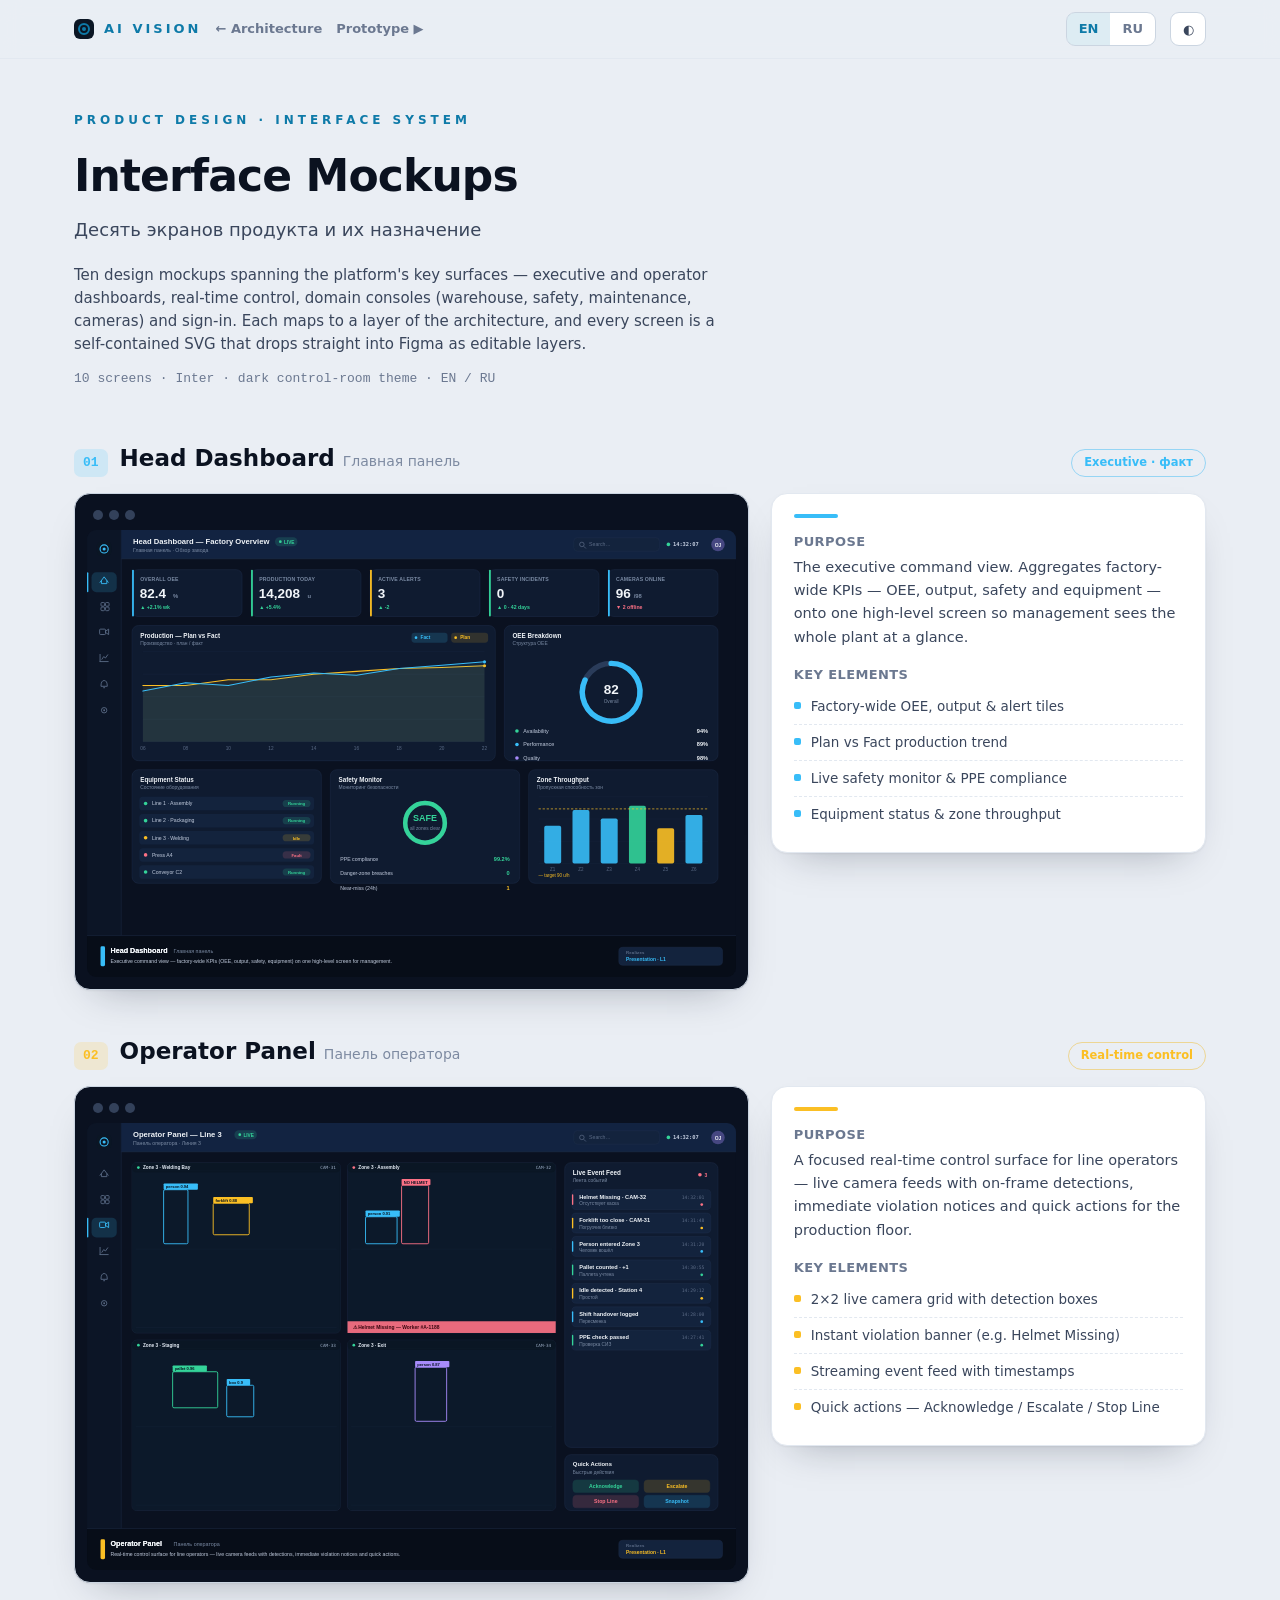
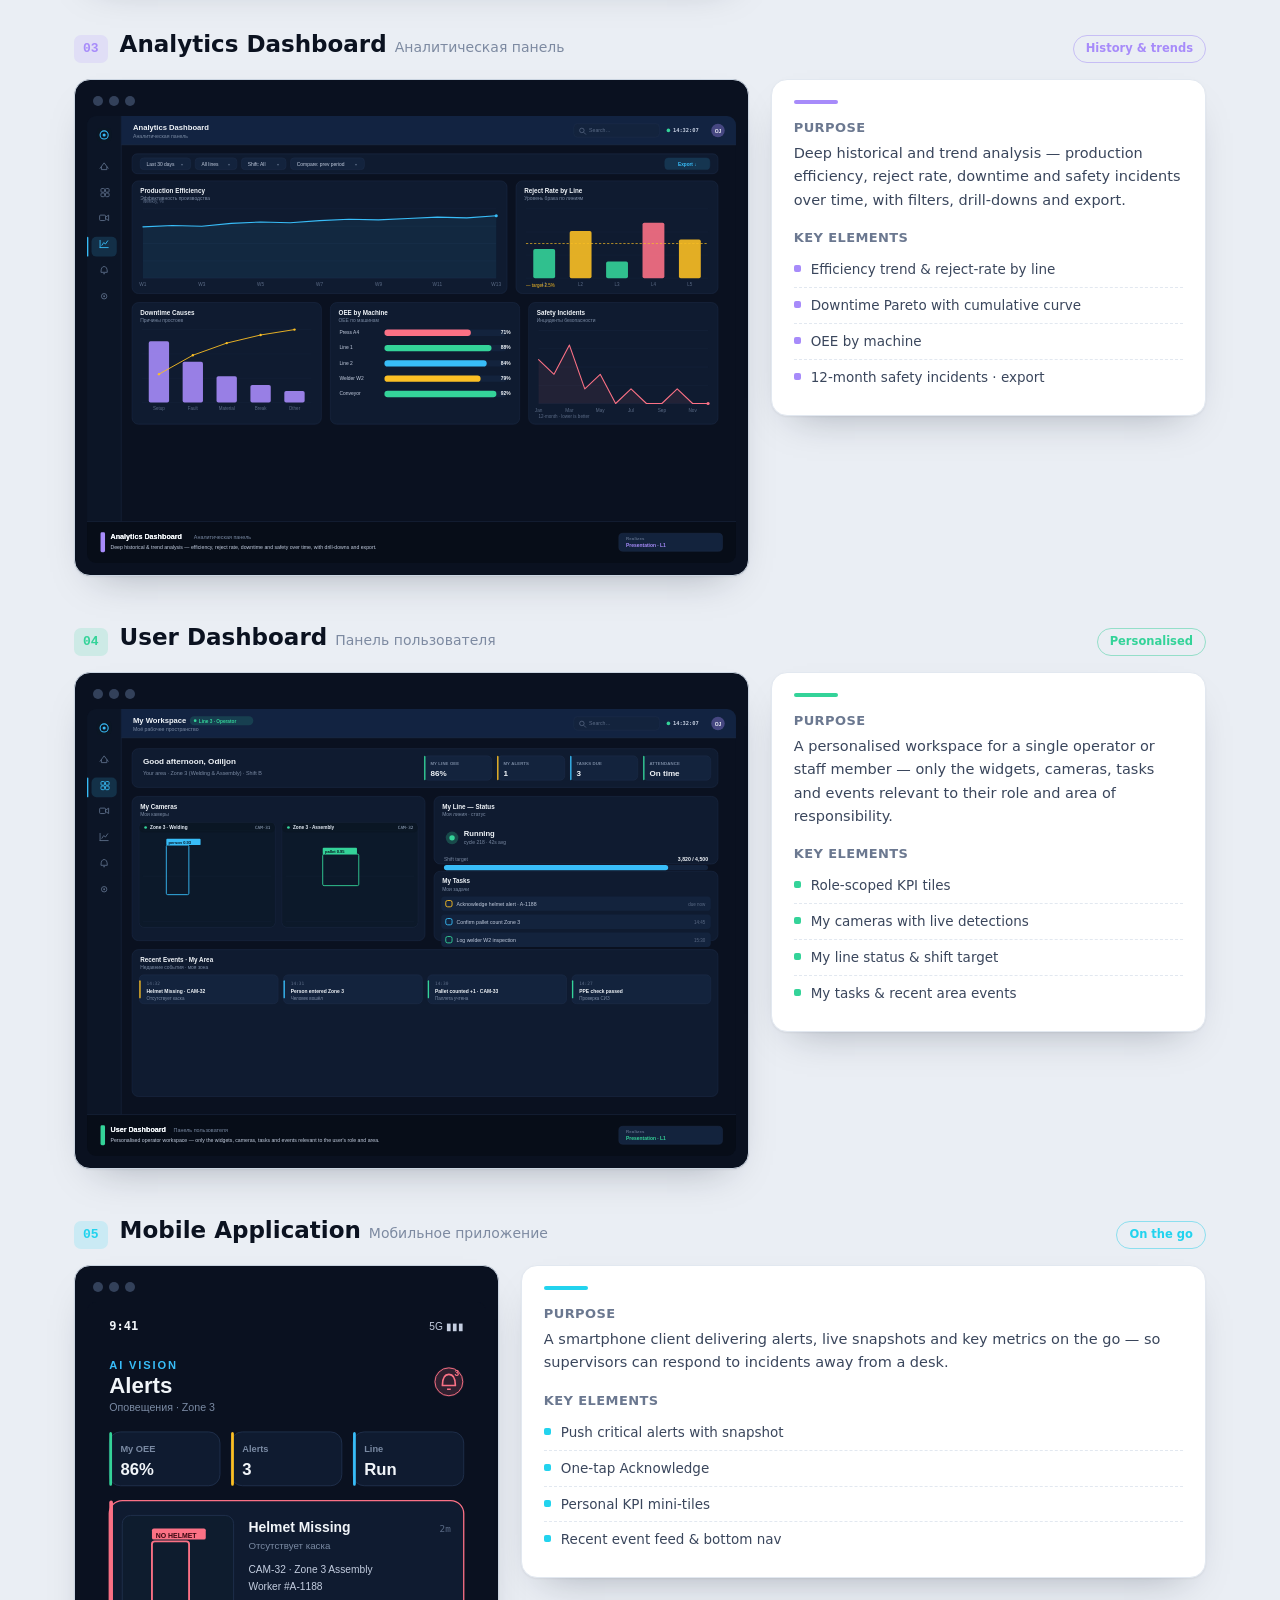
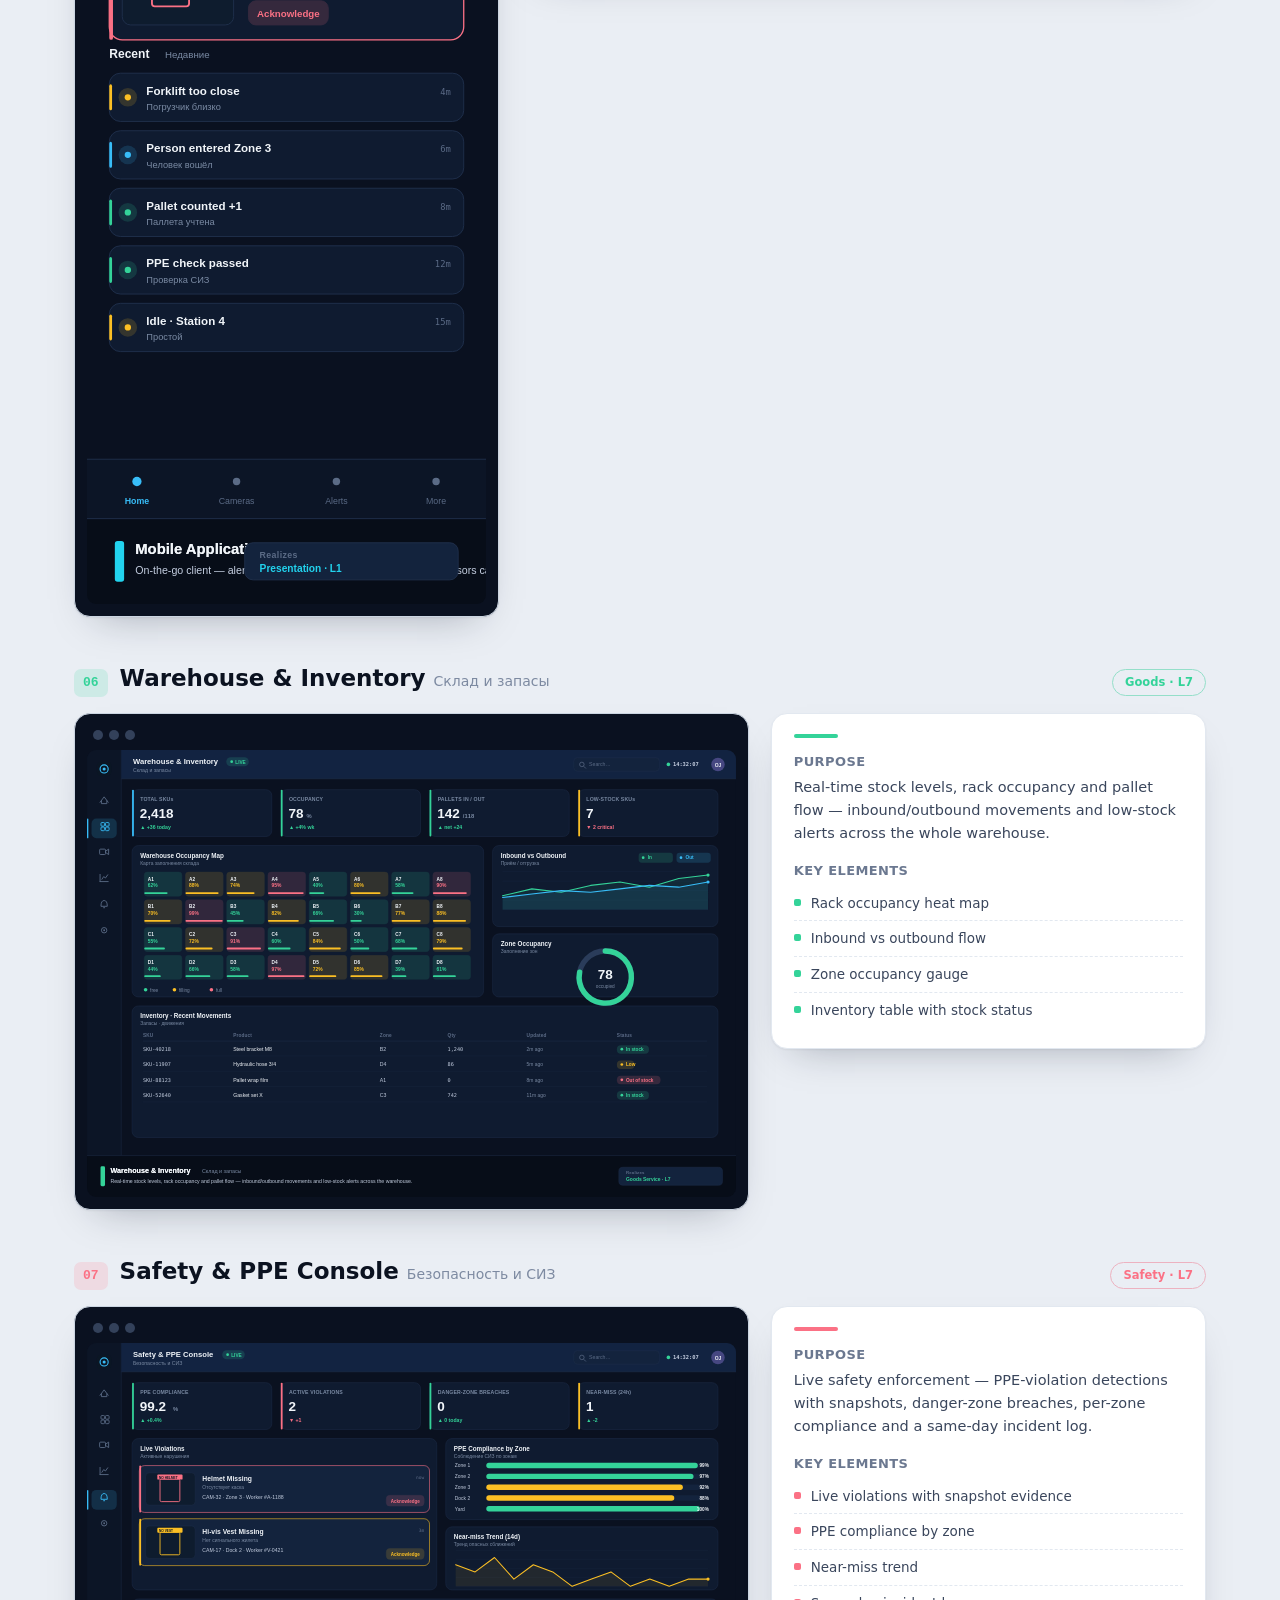
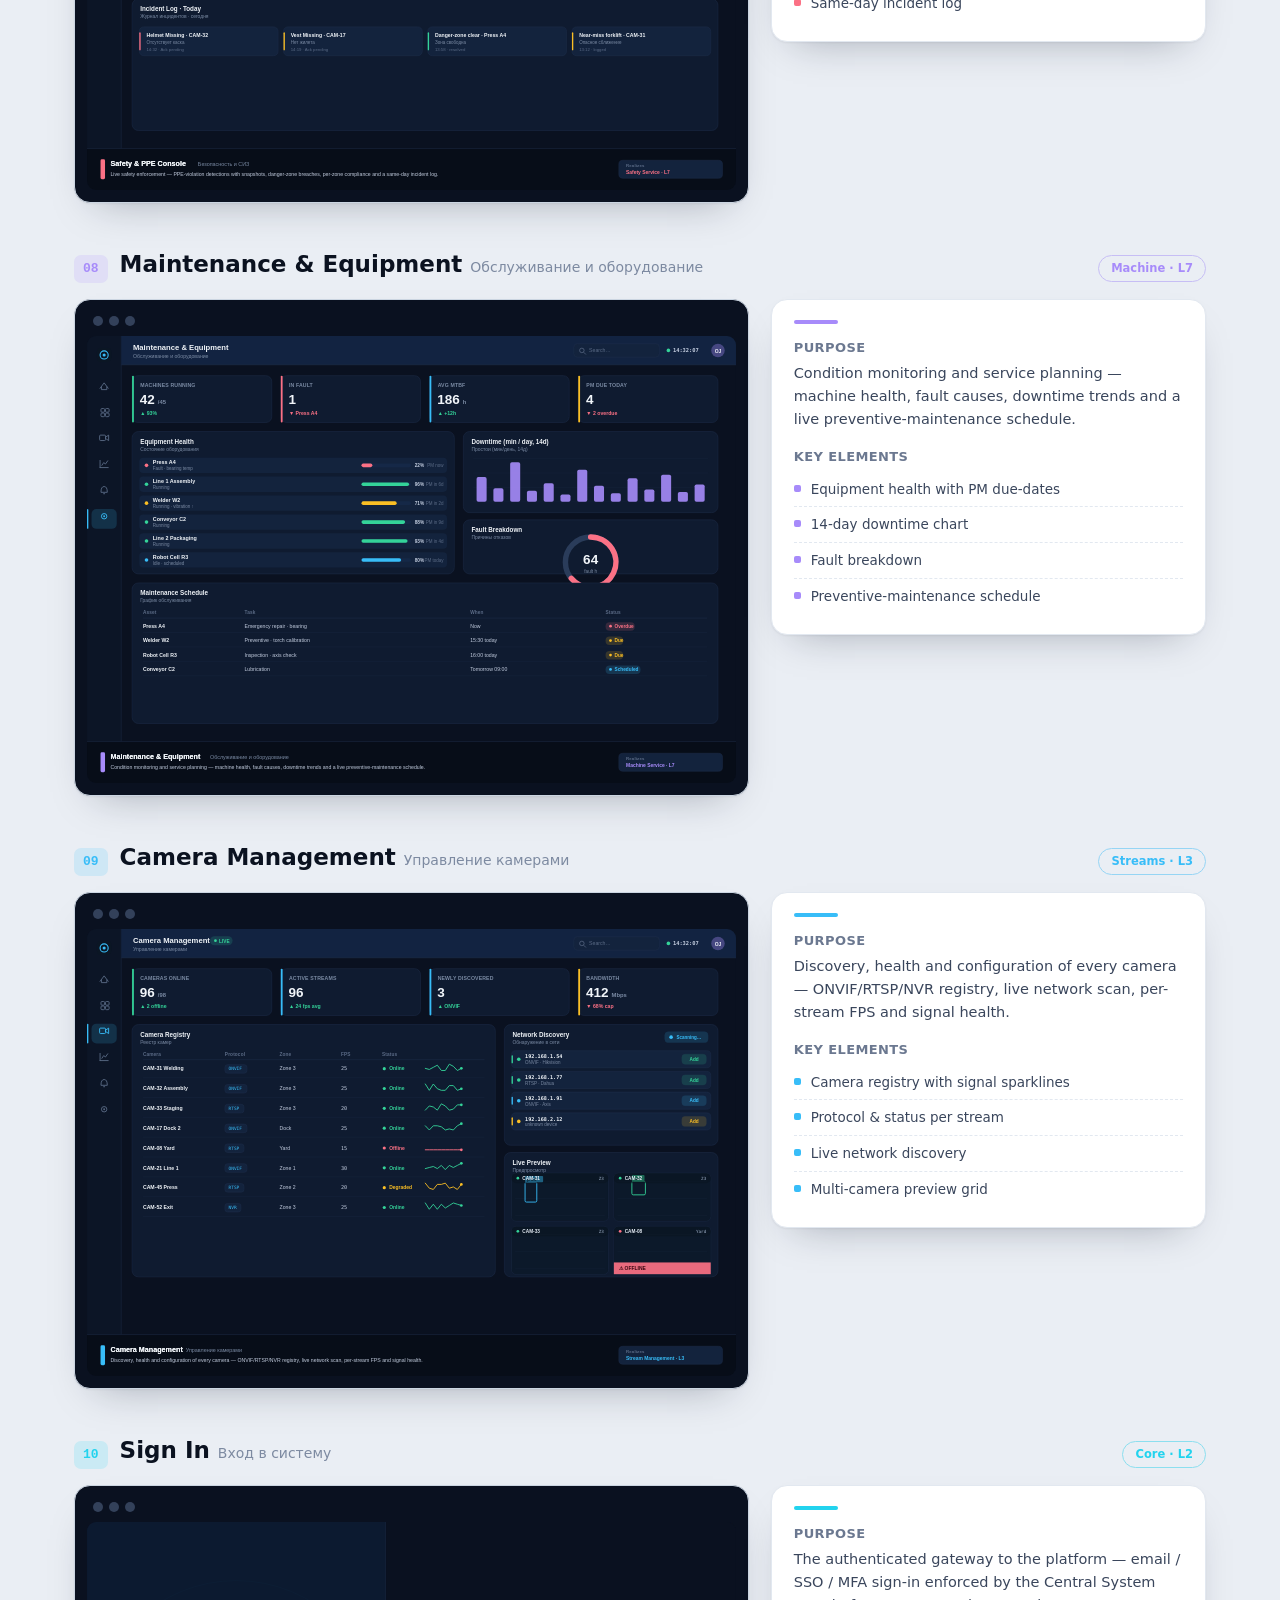
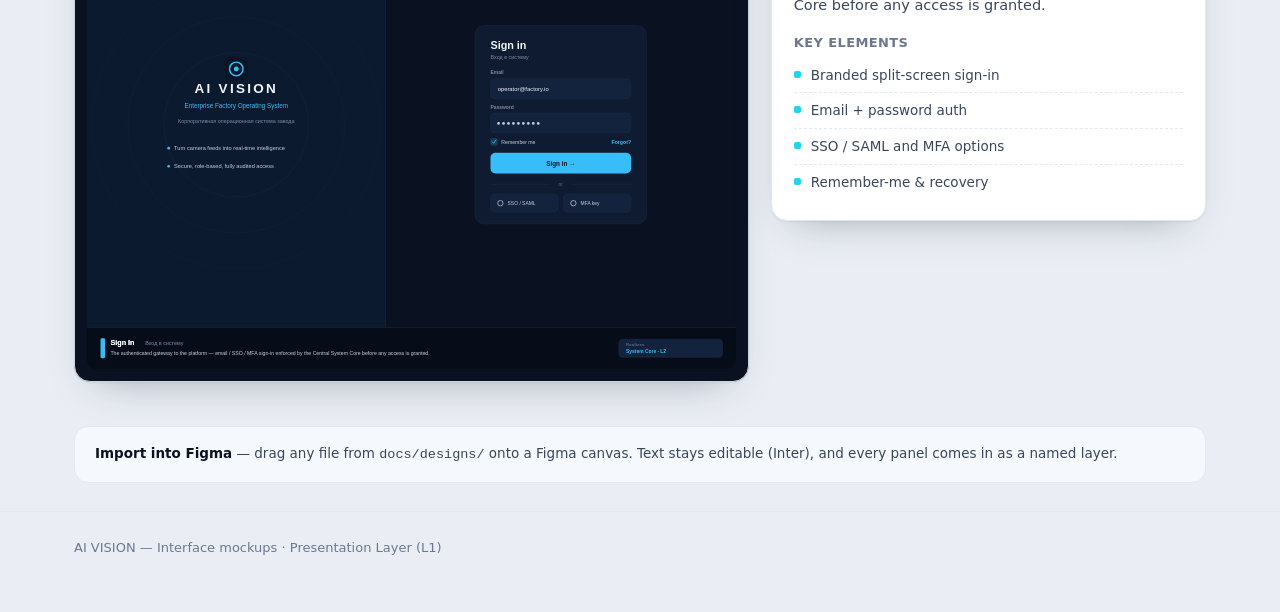
<file: docs/designs.html>
<!DOCTYPE html>
<html lang="en">
<head>
<meta charset="utf-8">
<meta name="viewport" content="width=device-width, initial-scale=1">
<title>AI VISION — Design Mockups</title>
<style>
  :root{
    color-scheme: light dark;
    --bg:#eaeef4; --panel:#ffffff; --panel-2:#f5f8fc; --line:#e2e8f0; --line-2:#cbd5e1;
    --heading:#0b1220; --text:#3a465c; --muted:#6b7890; --ru:#7d8aa1;
    --cy:#0e7aa8; --shadow:0 1px 2px rgba(15,23,42,.05),0 18px 40px -22px rgba(15,23,42,.35);
    --frame:#0a1120;
  }
  @media (prefers-color-scheme: dark){:root{
    --bg:#0a1120; --panel:#0f1b30; --panel-2:#0c1626; --line:#20304c; --line-2:#2a3c5a;
    --heading:#f1f5f9; --text:#aeb9cc; --muted:#7a8aa3; --ru:#8494ad;
    --cy:#38bdf8; --shadow:0 1px 2px rgba(0,0,0,.3),0 22px 50px -24px rgba(0,0,0,.7);
    --frame:#05080f;
  }}
  :root[data-theme="light"]{color-scheme:light;
    --bg:#eaeef4; --panel:#ffffff; --panel-2:#f5f8fc; --line:#e2e8f0; --line-2:#cbd5e1;
    --heading:#0b1220; --text:#3a465c; --muted:#6b7890; --ru:#7d8aa1; --cy:#0e7aa8;
    --shadow:0 1px 2px rgba(15,23,42,.05),0 18px 40px -22px rgba(15,23,42,.35); --frame:#0a1120;}
  :root[data-theme="dark"]{color-scheme:dark;
    --bg:#0a1120; --panel:#0f1b30; --panel-2:#0c1626; --line:#20304c; --line-2:#2a3c5a;
    --heading:#f1f5f9; --text:#aeb9cc; --muted:#7a8aa3; --ru:#8494ad; --cy:#38bdf8;
    --shadow:0 1px 2px rgba(0,0,0,.3),0 22px 50px -24px rgba(0,0,0,.7); --frame:#05080f;}
  *{box-sizing:border-box}
  body{margin:0;background:var(--bg);color:var(--text);
    font-family:Inter,ui-sans-serif,system-ui,-apple-system,"Segoe UI",Roboto,sans-serif;font-size:15px;line-height:1.55;-webkit-font-smoothing:antialiased}
  .mono{font-family:ui-monospace,"SF Mono","Cascadia Code",Menlo,Consolas,monospace}
  .wrap{max-width:1180px;margin:0 auto;padding:0 24px}
  header.top{position:sticky;top:0;z-index:20;backdrop-filter:blur(10px);
    background:color-mix(in srgb,var(--bg) 82%,transparent);border-bottom:1px solid var(--line)}
  .top .wrap{display:flex;align-items:center;gap:14px;height:58px}
  .brand{display:flex;align-items:center;gap:10px;font-weight:800;letter-spacing:3px;font-size:13px;color:var(--cy)}
  .brand .dot{width:20px;height:20px;border-radius:6px;background:#0b1624;position:relative}
  .brand .dot::before{content:"";position:absolute;inset:4px;border:2px solid var(--cy);border-radius:50%}
  .brand .dot::after{content:"";position:absolute;inset:8px;background:var(--cy);border-radius:50%}
  .spacer{flex:1}
  a.link{color:var(--muted);text-decoration:none;font-size:13px;font-weight:600}
  a.link:hover{color:var(--cy)}
  .seg{display:inline-flex;border:1px solid var(--line-2);border-radius:9px;overflow:hidden;background:var(--panel)}
  .seg button{border:0;background:transparent;color:var(--muted);font:inherit;font-weight:600;font-size:13px;padding:6px 12px;cursor:pointer}
  .seg button[aria-pressed="true"]{background:color-mix(in srgb,var(--cy) 14%,transparent);color:var(--cy)}
  .iconbtn{border:1px solid var(--line-2);background:var(--panel);color:var(--text);border-radius:9px;width:36px;height:34px;cursor:pointer}
  button:focus-visible,a:focus-visible{outline:2px solid var(--cy);outline-offset:2px}

  .hero{padding:52px 0 8px}
  .eyebrow{font-size:12px;font-weight:700;letter-spacing:4px;color:var(--cy)}
  h1{font-size:clamp(28px,4.5vw,44px);margin:12px 0 6px;color:var(--heading);font-weight:800;letter-spacing:-.02em;text-wrap:balance;max-width:18ch}
  .hero .sub{font-size:18px;color:var(--text);font-weight:500;margin:0}
  .hero p.lede{margin:20px 0 0;max-width:68ch;color:var(--text)}
  .hero .meta{margin-top:12px;color:var(--muted);font-size:13px}

  .shot{margin:44px 0;scroll-margin-top:72px}
  .shot .head{display:flex;align-items:baseline;gap:12px;flex-wrap:wrap;margin-bottom:16px}
  .shot .num{font-family:ui-monospace,monospace;font-size:13px;font-weight:700;color:var(--ac);
    background:color-mix(in srgb,var(--ac) 16%,transparent);border-radius:7px;padding:4px 9px}
  .shot h2{margin:0;font-size:23px;color:var(--heading);font-weight:750}
  .shot h2 small{font-weight:500;font-size:14px;color:var(--ru);margin-left:8px}
  .shot .tag{margin-left:auto;font-size:11.5px;font-weight:650;color:var(--ac);
    border:1px solid color-mix(in srgb,var(--ac) 45%,var(--line));border-radius:20px;padding:4px 12px}
  .layout{display:grid;grid-template-columns:1.55fr 1fr;gap:22px;align-items:start}
  .layout.mobile{grid-template-columns:.62fr 1fr}
  .frame{background:var(--frame);border:1px solid var(--line-2);border-radius:16px;padding:12px;box-shadow:var(--shadow);overflow:hidden}
  .frame .bar{display:flex;gap:6px;padding:4px 6px 10px}
  .frame .bar i{width:10px;height:10px;border-radius:50%;background:#33415a;display:block}
  .frame img{width:100%;height:auto;display:block;border-radius:9px}
  .info{background:var(--panel);border:1px solid var(--line);border-radius:16px;padding:20px 22px;box-shadow:var(--shadow)}
  .info::before{content:"";display:block;width:44px;height:4px;border-radius:2px;background:var(--ac);margin-bottom:14px}
  .info h3{margin:0 0 4px;font-size:13px;letter-spacing:.4px;text-transform:uppercase;color:var(--muted);font-weight:700}
  .info p.purpose{margin:0 0 16px;color:var(--text);font-size:14.5px;line-height:1.6}
  .info ul{list-style:none;margin:0;padding:0}
  .info li{display:flex;gap:10px;padding:7px 0;border-top:1px dashed var(--line);font-size:13.5px;color:var(--text)}
  .info li:first-of-type{border-top:0}
  .info li::before{content:"";flex:0 0 auto;width:7px;height:7px;border-radius:2px;background:var(--ac);margin-top:6px}

  footer{border-top:1px solid var(--line);padding:26px 0 60px;color:var(--muted);font-size:13px;margin-top:20px}
  .note{background:var(--panel-2);border:1px solid var(--line);border-radius:14px;padding:16px 20px;margin:28px 0;color:var(--text);font-size:13.5px}
  .note b{color:var(--heading)}

  body[data-lang="en"] .ru-only{display:none}
  body[data-lang="ru"] .en-only{display:none}
  @media (max-width:860px){.layout,.layout.mobile{grid-template-columns:1fr}}
</style>
</head>
<body data-lang="en">
<header class="top"><div class="wrap">
  <div class="brand"><span class="dot"></span><span>AI&nbsp;VISION</span></div>
  <a class="link" href="architecture.html">← <span class="en-only">Architecture</span><span class="ru-only">Архитектура</span></a>
  <a class="link" href="prototype.html"><span class="en-only">Prototype ▶</span><span class="ru-only">Прототип ▶</span></a>
  <div class="spacer"></div>
  <div class="seg" role="group" aria-label="Language">
    <button id="len" aria-pressed="true" onclick="setLang('en')">EN</button>
    <button id="lru" aria-pressed="false" onclick="setLang('ru')">RU</button>
  </div>
  <button class="iconbtn" title="Toggle theme" aria-label="Toggle theme" onclick="toggleTheme()">◐</button>
</div></header>

<section class="hero"><div class="wrap">
  <div class="eyebrow">PRODUCT DESIGN · INTERFACE SYSTEM</div>
  <h1><span class="en-only">Interface Mockups</span><span class="ru-only">Макеты интерфейсов</span></h1>
  <p class="sub"><span class="en-only">Десять экранов продукта и их назначение</span><span class="ru-only">Ten product screens and their purpose</span></p>
  <p class="lede">
    <span class="en-only">Ten design mockups spanning the platform's key surfaces — executive and operator dashboards, real-time control, domain consoles (warehouse, safety, maintenance, cameras) and sign-in. Each maps to a layer of the architecture, and every screen is a self-contained SVG that drops straight into Figma as editable layers.</span>
    <span class="ru-only">Десять макетов, охватывающих ключевые поверхности платформы — панели руководства и операторов, управление в реальном времени, доменные консоли (склад, безопасность, ТО, камеры) и вход. Каждый связан с уровнем архитектуры, и каждый экран — самодостаточный SVG, импортируемый в Figma как редактируемые слои.</span>
  </p>
  <div class="meta mono">10 screens · Inter · dark control-room theme · EN / RU</div>
</div></section>

<main class="wrap" id="shots"></main>

<div class="wrap">
  <div class="note">
    <b><span class="en-only">Import into Figma</span><span class="ru-only">Импорт в Figma</span></b> —
    <span class="en-only">drag any file from <span class="mono">docs/designs/</span> onto a Figma canvas. Text stays editable (Inter), and every panel comes in as a named layer.</span>
    <span class="ru-only">перетащите любой файл из <span class="mono">docs/designs/</span> на холст Figma. Текст остаётся редактируемым (Inter), а каждая панель — именованный слой.</span>
  </div>
</div>

<footer><div class="wrap">
  <span class="en-only">AI VISION — Interface mockups · Presentation Layer (L1)</span>
  <span class="ru-only">AI VISION — макеты интерфейсов · Уровень представления (L1)</span>
</div></footer>

<script>
const SHOTS=[
 {num:"01",ac:"#38bdf8",img:"designs/01-head-dashboard.svg",
  en:"Head Dashboard",ru:"Главная панель",tag:"Executive · факт",
  pen:"The executive command view. Aggregates factory-wide KPIs — OEE, output, safety and equipment — onto one high-level screen so management sees the whole plant at a glance.",
  pru:"Панель уровня руководства. Собирает KPI по всему заводу — OEE, выпуск, безопасность и оборудование — на одном экране, чтобы менеджмент видел завод целиком.",
  fen:["Factory-wide OEE, output & alert tiles","Plan vs Fact production trend","Live safety monitor & PPE compliance","Equipment status & zone throughput"],
  fru:["Плитки OEE, выпуска и оповещений по заводу","Тренд производства «план / факт»","Монитор безопасности и СИЗ в реальном времени","Статус оборудования и пропускная способность зон"]},
 {num:"02",ac:"#fbbf24",img:"designs/02-operator-panel.svg",
  en:"Operator Panel",ru:"Панель оператора",tag:"Real-time control",
  pen:"A focused real-time control surface for line operators — live camera feeds with on-frame detections, immediate violation notices and quick actions for the production floor.",
  pru:"Сфокусированная панель реального времени для линейных операторов — прямые видеопотоки с обнаружениями, мгновенные уведомления о нарушениях и быстрые действия для цеха.",
  fen:["2×2 live camera grid with detection boxes","Instant violation banner (e.g. Helmet Missing)","Streaming event feed with timestamps","Quick actions — Acknowledge / Escalate / Stop Line"],
  fru:["Сетка камер 2×2 с рамками обнаружений","Мгновенный баннер нарушения (напр. нет каски)","Потоковая лента событий с метками времени","Быстрые действия — Подтвердить / Эскалация / Стоп"]},
 {num:"03",ac:"#a78bfa",img:"designs/03-analytics-dashboard.svg",
  en:"Analytics Dashboard",ru:"Аналитическая панель",tag:"History & trends",
  pen:"Deep historical and trend analysis — production efficiency, reject rate, downtime and safety incidents over time, with filters, drill-downs and export.",
  pru:"Глубокий анализ истории и трендов — эффективность, брак, простои и инциденты безопасности во времени, с фильтрами, детализацией и экспортом.",
  fen:["Efficiency trend & reject-rate by line","Downtime Pareto with cumulative curve","OEE by machine","12-month safety incidents · export"],
  fru:["Тренд эффективности и брак по линиям","Парето простоев с кумулятивной кривой","OEE по машинам","Инциденты за 12 месяцев · экспорт"]},
 {num:"04",ac:"#34d399",img:"designs/04-user-dashboard.svg",
  en:"User Dashboard",ru:"Панель пользователя",tag:"Personalised",
  pen:"A personalised workspace for a single operator or staff member — only the widgets, cameras, tasks and events relevant to their role and area of responsibility.",
  pru:"Персонализированное рабочее пространство для конкретного сотрудника — только виджеты, камеры, задачи и события его роли и зоны ответственности.",
  fen:["Role-scoped KPI tiles","My cameras with live detections","My line status & shift target","My tasks & recent area events"],
  fru:["Плитки KPI в рамках роли","Мои камеры с обнаружениями","Статус моей линии и цель смены","Мои задачи и события моей зоны"]},
 {num:"05",ac:"#22d3ee",img:"designs/05-mobile-app.svg",mobile:true,
  en:"Mobile Application",ru:"Мобильное приложение",tag:"On the go",
  pen:"A smartphone client delivering alerts, live snapshots and key metrics on the go — so supervisors can respond to incidents away from a desk.",
  pru:"Клиент для смартфона: оповещения, снимки и ключевые метрики в движении — чтобы руководители реагировали вдали от рабочего места.",
  fen:["Push critical alerts with snapshot","One-tap Acknowledge","Personal KPI mini-tiles","Recent event feed & bottom nav"],
  fru:["Push критичных оповещений со снимком","Подтверждение в одно касание","Персональные мини-плитки KPI","Лента событий и нижняя навигация"]},
 {num:"06",ac:"#34d399",img:"designs/06-warehouse-inventory.svg",
  en:"Warehouse & Inventory",ru:"Склад и запасы",tag:"Goods · L7",
  pen:"Real-time stock levels, rack occupancy and pallet flow — inbound/outbound movements and low-stock alerts across the whole warehouse.",
  pru:"Уровни запасов, заполнение стеллажей и движение паллет в реальном времени — приём/отгрузка и оповещения о низком остатке по всему складу.",
  fen:["Rack occupancy heat map","Inbound vs outbound flow","Zone occupancy gauge","Inventory table with stock status"],
  fru:["Тепловая карта заполнения стеллажей","Приём против отгрузки","Индикатор заполнения зон","Таблица запасов со статусом"]},
 {num:"07",ac:"#fb7185",img:"designs/07-safety-console.svg",
  en:"Safety & PPE Console",ru:"Безопасность и СИЗ",tag:"Safety · L7",
  pen:"Live safety enforcement — PPE-violation detections with snapshots, danger-zone breaches, per-zone compliance and a same-day incident log.",
  pru:"Контроль безопасности в реальном времени — нарушения СИЗ со снимками, проникновения в опасные зоны, соблюдение по зонам и журнал за день.",
  fen:["Live violations with snapshot evidence","PPE compliance by zone","Near-miss trend","Same-day incident log"],
  fru:["Активные нарушения со снимками","Соблюдение СИЗ по зонам","Тренд опасных сближений","Журнал инцидентов за день"]},
 {num:"08",ac:"#a78bfa",img:"designs/08-maintenance-board.svg",
  en:"Maintenance & Equipment",ru:"Обслуживание и оборудование",tag:"Machine · L7",
  pen:"Condition monitoring and service planning — machine health, fault causes, downtime trends and a live preventive-maintenance schedule.",
  pru:"Мониторинг состояния и планирование ТО — здоровье машин, причины отказов, тренды простоев и живой график планового обслуживания.",
  fen:["Equipment health with PM due-dates","14-day downtime chart","Fault breakdown","Preventive-maintenance schedule"],
  fru:["Здоровье оборудования и сроки ТО","Простои за 14 дней","Причины отказов","График планового обслуживания"]},
 {num:"09",ac:"#38bdf8",img:"designs/09-camera-management.svg",
  en:"Camera Management",ru:"Управление камерами",tag:"Streams · L3",
  pen:"Discovery, health and configuration of every camera — ONVIF/RTSP/NVR registry, live network scan, per-stream FPS and signal health.",
  pru:"Обнаружение, состояние и настройка камер — реестр ONVIF/RTSP/NVR, живое сканирование сети, FPS потоков и качество сигнала.",
  fen:["Camera registry with signal sparklines","Protocol & status per stream","Live network discovery","Multi-camera preview grid"],
  fru:["Реестр камер с графиками сигнала","Протокол и статус по потоку","Живое обнаружение в сети","Сетка предпросмотра камер"]},
 {num:"10",ac:"#22d3ee",img:"designs/10-login.svg",wide:true,
  en:"Sign In",ru:"Вход в систему",tag:"Core · L2",
  pen:"The authenticated gateway to the platform — email / SSO / MFA sign-in enforced by the Central System Core before any access is granted.",
  pru:"Аутентифицированный вход в платформу — email / SSO / MFA, контролируемый Центральным ядром до предоставления доступа.",
  fen:["Branded split-screen sign-in","Email + password auth","SSO / SAML and MFA options","Remember-me & recovery"],
  fru:["Фирменный экран входа","Email + пароль","Опции SSO / SAML и MFA","Запомнить меня и восстановление"]},
];
const esc=s=>String(s).replace(/[&<>]/g,c=>({'&':'&amp;','<':'&lt;','>':'&gt;'}[c]));
const bi=(a,b)=>`<span class="en-only">${esc(a)}</span><span class="ru-only">${esc(b)}</span>`;
document.getElementById('shots').innerHTML=SHOTS.map(S=>`
  <section class="shot" id="s${S.num}" style="--ac:${S.ac}">
    <div class="head">
      <span class="num">${S.num}</span>
      <h2>${bi(S.en,S.ru)}<small>${bi(S.ru,S.en)}</small></h2>
      <span class="tag">${esc(S.tag)}</span>
    </div>
    <div class="layout${S.mobile?' mobile':''}">
      <div class="frame">
        <div class="bar"><i></i><i></i><i></i></div>
        <img loading="lazy" src="${S.img}" alt="${esc(S.en)} mockup">
      </div>
      <div class="info">
        <h3>${bi('Purpose','Назначение')}</h3>
        <p class="purpose">${bi(S.pen,S.pru)}</p>
        <h3>${bi('Key elements','Ключевые элементы')}</h3>
        <ul>${S.fen.map((f,i)=>`<li>${bi(f,S.fru[i])}</li>`).join('')}</ul>
      </div>
    </div>
  </section>`).join('');

function setLang(l){document.body.dataset.lang=l;document.documentElement.lang=l;
  document.getElementById('len').setAttribute('aria-pressed',l==='en');
  document.getElementById('lru').setAttribute('aria-pressed',l==='ru');
  try{localStorage.setItem('aivision-lang',l)}catch(e){}}
function toggleTheme(){const cur=document.documentElement.getAttribute('data-theme')||
  (matchMedia('(prefers-color-scheme: dark)').matches?'dark':'light');
  const n=cur==='dark'?'light':'dark';document.documentElement.setAttribute('data-theme',n);
  try{localStorage.setItem('aivision-theme',n)}catch(e){}}
try{const sl=localStorage.getItem('aivision-lang');if(sl)setLang(sl);
  const st=localStorage.getItem('aivision-theme');if(st)document.documentElement.setAttribute('data-theme',st);}catch(e){}
</script>
</body>
</html>
</file>
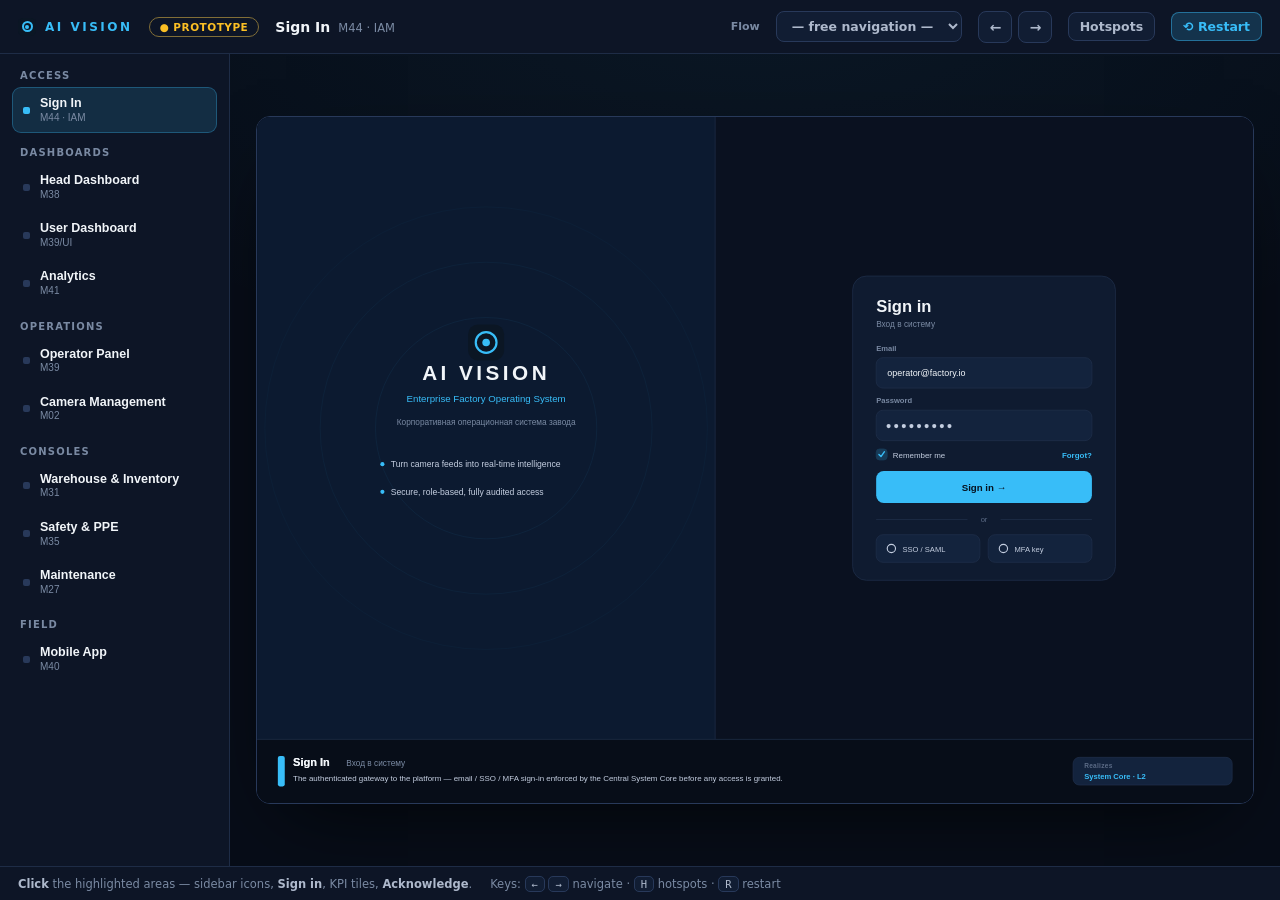
<file: docs/prototype.html>
<!DOCTYPE html>
<html lang="en">
<head>
<meta charset="utf-8">
<meta name="viewport" content="width=device-width, initial-scale=1">
<title>AI VISION — Interactive Prototype</title>
</head>
<body>

<style>
:root{--bg:#070d18;--panel:#0d1526;--panel2:#111d33;--line:#1e2c46;--line2:#28395a;
 --text:#aeb9cc;--muted:#7a8aa3;--head:#f1f5f9;--cy:#38bdf8;--amb:#fbbf24;--good:#34d399;}
*{box-sizing:border-box}
body{margin:0;background:var(--bg);color:var(--text);
 font-family:Inter,ui-sans-serif,system-ui,-apple-system,"Segoe UI",Roboto,sans-serif;
 height:100vh;overflow:hidden;display:flex;flex-direction:column;-webkit-font-smoothing:antialiased}
.mono{font-family:ui-monospace,"SF Mono",Menlo,Consolas,monospace}
/* header */
.appbar{display:flex;align-items:center;gap:16px;height:54px;padding:0 18px;
 background:var(--panel);border-bottom:1px solid var(--line);flex:0 0 auto;z-index:5}
.brand{display:flex;align-items:center;gap:9px;font-weight:800;letter-spacing:2.5px;font-size:12px;color:var(--cy)}
.brand .lg{width:18px;height:18px;border-radius:5px;background:#0b1624;position:relative}
.brand .lg::before{content:"";position:absolute;inset:3.5px;border:2px solid var(--cy);border-radius:50%}
.brand .lg::after{content:"";position:absolute;inset:7px;background:var(--cy);border-radius:50%}
.badge{font-size:10.5px;font-weight:700;letter-spacing:.5px;color:var(--amb);
 border:1px solid color-mix(in srgb,var(--amb) 45%,var(--line));border-radius:20px;padding:3px 10px}
.appbar .sp{flex:1}
.appbar label{font-size:11px;color:var(--muted);font-weight:600}
select,.btn{background:var(--panel2);color:var(--text);border:1px solid var(--line2);border-radius:8px;
 font:inherit;font-size:12.5px;font-weight:600;padding:6px 11px;cursor:pointer}
select:hover,.btn:hover{border-color:var(--muted)}
.btn.primary{background:color-mix(in srgb,var(--cy) 18%,transparent);color:var(--cy);border-color:color-mix(in srgb,var(--cy) 45%,transparent)}
.title{color:var(--head);font-weight:700;font-size:14px}
.title small{color:var(--muted);font-weight:500;margin-left:8px;font-size:11.5px}
/* body */
.main{flex:1;display:flex;min-height:0}
.nav{width:230px;flex:0 0 auto;background:var(--panel);border-right:1px solid var(--line);
 overflow-y:auto;padding:14px 12px}
.navgroup{font-size:10px;letter-spacing:1.2px;text-transform:uppercase;color:var(--muted);
 font-weight:700;margin:14px 8px 6px}
.navgroup:first-child{margin-top:2px}
.navitem{display:flex;align-items:center;gap:10px;width:100%;text-align:left;background:transparent;
 border:1px solid transparent;border-radius:9px;padding:8px 10px;margin-bottom:2px;color:var(--text)}
.navitem:hover{background:var(--panel2)}
.navitem.active{background:color-mix(in srgb,var(--cy) 14%,transparent);border-color:color-mix(in srgb,var(--cy) 30%,transparent)}
.navitem .dot{width:7px;height:7px;border-radius:2px;background:var(--line2);flex:0 0 auto}
.navitem.active .dot{background:var(--cy)}
.navitem .nt{font-size:12.5px;font-weight:600;color:var(--head);line-height:1.25}
.navitem .nt small{display:block;font-weight:500;color:var(--muted);font-size:10px}
/* stage */
.stage{flex:1;min-width:0;position:relative;display:flex;align-items:center;justify-content:center;
 padding:26px;overflow:auto;
 background:radial-gradient(1200px 600px at 50% -10%,rgba(56,189,248,.06),transparent 70%)}
.screen{display:none;width:100%;height:100%;align-items:center;justify-content:center}
.screen.active{display:flex;animation:fade .28s ease}
@keyframes fade{from{opacity:0;transform:translateY(6px)}to{opacity:1;transform:none}}
.frame{position:relative;max-width:100%;max-height:100%;border-radius:14px;overflow:hidden;
 border:1px solid var(--line2);box-shadow:0 30px 80px -30px rgba(0,0,0,.8)}
.frame svg{width:100%;height:100%}
.hotspots{position:absolute;inset:0;pointer-events:none}
.hs{position:absolute;pointer-events:auto;background:transparent;border:0;border-radius:8px;cursor:pointer;
 padding:0;transition:background .15s,box-shadow .15s}
.hs:hover{background:rgba(56,189,248,.14);box-shadow:0 0 0 1.5px rgba(56,189,248,.6)}
body.show-hs .hs{background:rgba(56,189,248,.12);box-shadow:0 0 0 1.5px rgba(56,189,248,.5);
 animation:pulse 1.2s ease infinite}
@keyframes pulse{50%{background:rgba(56,189,248,.24)}}
/* footer hint */
.hint{flex:0 0 auto;height:34px;display:flex;align-items:center;gap:18px;padding:0 18px;
 background:var(--panel);border-top:1px solid var(--line);font-size:11.5px;color:var(--muted)}
.hint b{color:var(--text);font-weight:600}
.kbd{font-family:ui-monospace,monospace;background:var(--panel2);border:1px solid var(--line2);
 border-radius:5px;padding:1px 6px;font-size:10.5px;color:var(--text)}
/* toast */
.toasts{position:fixed;bottom:52px;left:50%;transform:translateX(-50%);z-index:50;
 display:flex;flex-direction:column;gap:8px;align-items:center}
.toast{background:var(--panel2);border:1px solid var(--good);color:var(--head);border-radius:10px;
 padding:10px 16px;font-size:12.5px;font-weight:600;box-shadow:0 12px 30px -12px rgba(0,0,0,.7);
 display:flex;align-items:center;gap:9px;animation:pop .3s ease}
.toast::before{content:"";width:8px;height:8px;border-radius:50%;background:var(--good)}
@keyframes pop{from{opacity:0;transform:translateY(10px)}to{opacity:1;transform:none}}
.arrows{display:flex;gap:6px}
.arrows button{width:34px;height:32px;display:grid;place-items:center;font-size:14px}
@media (max-width:820px){.nav{display:none}}
</style>

<div class="appbar">
  <div class="brand"><span class="lg"></span><span>AI&nbsp;VISION</span></div>
  <span class="badge">● PROTOTYPE</span>
  <span class="title" id="scTitle">Sign In<small id="scMod">M44 · IAM</small></span>
  <div class="sp"></div>
  <label for="flow">Flow</label>
  <select id="flow">
    <option value="">— free navigation —</option>
    <option value="incident">Incident response</option>
<option value="production">Production review</option>
<option value="safety">Safety patrol</option>
<option value="tour">Full tour</option>
  </select>
  <div class="arrows">
    <button class="btn" id="prev" title="Previous (←)">←</button>
    <button class="btn" id="next" title="Next (→)">→</button>
  </div>
  <button class="btn" id="hsBtn" title="Show hotspots (H)">Hotspots</button>
  <button class="btn primary" id="restart" title="Restart (R)">⟲ Restart</button>
</div>

<div class="main">
  <aside class="nav" id="nav"><div class="navgroup">Access</div>
<button class="navitem" data-goto="login"><span class="dot"></span><span class="nt">Sign In<small>M44 · IAM</small></span></button>
<div class="navgroup">Dashboards</div>
<button class="navitem" data-goto="head"><span class="dot"></span><span class="nt">Head Dashboard<small>M38</small></span></button>
<button class="navitem" data-goto="user"><span class="dot"></span><span class="nt">User Dashboard<small>M39/UI</small></span></button>
<button class="navitem" data-goto="analytics"><span class="dot"></span><span class="nt">Analytics<small>M41</small></span></button>
<div class="navgroup">Operations</div>
<button class="navitem" data-goto="operator"><span class="dot"></span><span class="nt">Operator Panel<small>M39</small></span></button>
<button class="navitem" data-goto="cameras"><span class="dot"></span><span class="nt">Camera Management<small>M02</small></span></button>
<div class="navgroup">Consoles</div>
<button class="navitem" data-goto="warehouse"><span class="dot"></span><span class="nt">Warehouse & Inventory<small>M31</small></span></button>
<button class="navitem" data-goto="safety"><span class="dot"></span><span class="nt">Safety & PPE<small>M35</small></span></button>
<button class="navitem" data-goto="maintenance"><span class="dot"></span><span class="nt">Maintenance<small>M27</small></span></button>
<div class="navgroup">Field</div>
<button class="navitem" data-goto="mobile"><span class="dot"></span><span class="nt">Mobile App<small>M40</small></span></button></aside>
  <section class="stage" id="stage">
    <div class="screen" data-id="login" data-w="1440" data-h="992">
  <div class="frame" style="aspect-ratio:1440/992">
    <svg xmlns="http://www.w3.org/2000/svg" width="100%" height="100%" preserveAspectRatio="xMidYMid meet" style="display:block" viewBox="0 0 1440 992" font-family="Inter, sans-serif">
<rect x="0.0" y="0.0" width="1440.0" height="992.0" rx="0" fill="#0a1120"/>
<rect x="0.0" y="0.0" width="1440.0" height="900.0" rx="0" fill="#0a1120"/>
<rect x="0.0" y="0.0" width="662.4" height="900.0" rx="0" fill="#0c1a30"/>
<line x1="662.4" y1="0.0" x2="662.4" y2="900.0" stroke="#20304c" stroke-width="1"/>
<circle cx="331.2" cy="450.0" r="320.0" fill="none" stroke="#38bdf8" stroke-width="1" opacity="0.05"/>
<circle cx="331.2" cy="450.0" r="240.0" fill="none" stroke="#38bdf8" stroke-width="1" opacity="0.07"/>
<circle cx="331.2" cy="450.0" r="160.0" fill="none" stroke="#38bdf8" stroke-width="1" opacity="0.09"/>
<rect x="305.2" y="300.0" width="52.0" height="52.0" rx="14" fill="#0b1624"/>
<circle cx="331.2" cy="326.0" r="15.0" fill="none" stroke="#38bdf8" stroke-width="3.2"/>
<circle cx="331.2" cy="326.0" r="5.5" fill="#38bdf8"/>
<text x="331.2" y="380.0" font-size="30" fill="#f1f5f9" font-weight="800" text-anchor="middle" letter-spacing="5">AI VISION</text>
<text x="331.2" y="412.0" font-size="14" fill="#38bdf8" font-weight="400" text-anchor="middle">Enterprise Factory Operating System</text>
<text x="331.2" y="446.0" font-size="12" fill="#7a8aa3" font-weight="400" text-anchor="middle">Корпоративная операционная система завода</text>
<circle cx="181.2" cy="502.0" r="3.0" fill="#38bdf8"/>
<text x="193.2" y="506.0" font-size="12.5" fill="#c4cee0" font-weight="400" text-anchor="start">Turn camera feeds into real-time intelligence</text>
<circle cx="181.2" cy="542.0" r="3.0" fill="#38bdf8"/>
<text x="193.2" y="546.0" font-size="12.5" fill="#c4cee0" font-weight="400" text-anchor="start">Secure, role-based, fully audited access</text>
<rect x="861.2" y="230.0" width="380.0" height="440.0" rx="20" fill="#0f1b30" stroke="#20304c" stroke-width="1"/>
<text x="895.2" y="282.0" font-size="24" fill="#f1f5f9" font-weight="750" text-anchor="start">Sign in</text>
<text x="895.2" y="304.0" font-size="12" fill="#7a8aa3" font-weight="400" text-anchor="start">Вход в систему</text>
<text x="895.2" y="338.0" font-size="11" fill="#7a8aa3" font-weight="600" text-anchor="start">Email</text>
<rect x="895.2" y="348.0" width="312.0" height="44.0" rx="10" fill="#13233d" stroke="#20304c" stroke-width="1"/>
<text x="911.2" y="375.0" font-size="13" fill="#f1f5f9" font-weight="400" text-anchor="start">operator@factory.io</text>
<text x="895.2" y="414.0" font-size="11" fill="#7a8aa3" font-weight="600" text-anchor="start">Password</text>
<rect x="895.2" y="424.0" width="312.0" height="44.0" rx="10" fill="#13233d" stroke="#20304c" stroke-width="1"/>
<circle cx="913.2" cy="447.0" r="3.0" fill="#c4cee0"/>
<circle cx="924.2" cy="447.0" r="3.0" fill="#c4cee0"/>
<circle cx="935.2" cy="447.0" r="3.0" fill="#c4cee0"/>
<circle cx="946.2" cy="447.0" r="3.0" fill="#c4cee0"/>
<circle cx="957.2" cy="447.0" r="3.0" fill="#c4cee0"/>
<circle cx="968.2" cy="447.0" r="3.0" fill="#c4cee0"/>
<circle cx="979.2" cy="447.0" r="3.0" fill="#c4cee0"/>
<circle cx="990.2" cy="447.0" r="3.0" fill="#c4cee0"/>
<circle cx="1001.2" cy="447.0" r="3.0" fill="#c4cee0"/>
<rect x="895.2" y="480.0" width="16.0" height="16.0" rx="5" fill="#38bdf8" stroke="#38bdf8" stroke-width="1" opacity="0.2"/>
<path d="M 899.2 488.0 L 902.2 491.0 L 907.2 484.0" fill="none" stroke="#38bdf8" stroke-width="2" stroke-linejoin="round" stroke-linecap="round"/>
<text x="919.2" y="493.0" font-size="11.5" fill="#c4cee0" font-weight="400" text-anchor="start">Remember me</text>
<text x="1207.2" y="493.0" font-size="11.5" fill="#38bdf8" font-weight="600" text-anchor="end">Forgot?</text>
<rect x="895.2" y="512.0" width="312.0" height="46.0" rx="11" fill="#38bdf8"/>
<text x="1051.2" y="541.0" font-size="14" fill="#06121f" font-weight="750" text-anchor="middle">Sign in →</text>
<line x1="895.2" y1="582.0" x2="1027.2" y2="582.0" stroke="#20304c" stroke-width="1"/>
<line x1="1075.2" y1="582.0" x2="1207.2" y2="582.0" stroke="#20304c" stroke-width="1"/>
<text x="1051.2" y="586.0" font-size="11" fill="#5b6b86" font-weight="400" text-anchor="middle">or</text>
<rect x="895.2" y="604.0" width="150.0" height="40.0" rx="10" fill="#13233d" stroke="#20304c" stroke-width="1"/>
<circle cx="917.2" cy="624.0" r="6.0" fill="none" stroke="#c4cee0" stroke-width="1.6"/>
<text x="933.2" y="629.0" font-size="11" fill="#c4cee0" font-weight="500" text-anchor="start">SSO / SAML</text>
<rect x="1057.2" y="604.0" width="150.0" height="40.0" rx="10" fill="#13233d" stroke="#20304c" stroke-width="1"/>
<circle cx="1079.2" cy="624.0" r="6.0" fill="none" stroke="#c4cee0" stroke-width="1.6"/>
<text x="1095.2" y="629.0" font-size="11" fill="#c4cee0" font-weight="500" text-anchor="start">MFA key</text>
<rect x="0.0" y="900.0" width="1440.0" height="92.0" rx="0" fill="#070d18"/>
<line x1="0.0" y1="900.0" x2="1440.0" y2="900.0" stroke="#20304c" stroke-width="1"/>
<rect x="30.0" y="924.0" width="10.0" height="44.0" rx="3" fill="#38bdf8"/>
<text x="52.0" y="938.0" font-size="16" fill="#f1f5f9" font-weight="750" text-anchor="start">Sign In</text>
<text x="52.0" y="938.0" font-size="16" fill="#f1f5f9" font-weight="750" text-anchor="start">Sign In</text>
<text x="129.0" y="938.0" font-size="12" fill="#7a8aa3" font-weight="400" text-anchor="start">Вход в систему</text>
<text x="52.0" y="960.0" font-size="11.5" fill="#c4cee0" font-weight="400" text-anchor="start">The authenticated gateway to the platform — email / SSO / MFA sign-in enforced by the Central System Core before any access is granted.</text>
<rect x="1180.0" y="926.0" width="230.0" height="40.0" rx="9" fill="#13233d" stroke="#20304c" stroke-width="1"/>
<text x="1196.0" y="942.0" font-size="9.5" fill="#5b6b86" font-weight="600" text-anchor="start" letter-spacing="0.4">Realizes</text>
<text x="1196.0" y="957.0" font-size="11" fill="#38bdf8" font-weight="650" text-anchor="start">System Core · L2</text>
</svg>
    <div class="hotspots"><button class="hs" data-target="head" title="Sign in" style="left:62.2%;top:51.6%;width:21.7%;height:4.6%"></button>
<button class="hs" data-toast="Redirecting to SSO / SAML…" title="SSO" style="left:59.5%;top:68.0%;width:21.7%;height:4.2%"></button></div>
  </div>
</div>
<div class="screen" data-id="head" data-w="1520" data-h="992">
  <div class="frame" style="aspect-ratio:1520/992">
    <svg xmlns="http://www.w3.org/2000/svg" width="100%" height="100%" preserveAspectRatio="xMidYMid meet" style="display:block" viewBox="0 0 1440 992" font-family="Inter, sans-serif">
<rect x="0.0" y="0.0" width="1440.0" height="992.0" rx="0" fill="#0a1120"/>
<rect x="0.0" y="0.0" width="76.0" height="900.0" rx="0" fill="#0c1526"/>
<line x1="76.0" y1="0.0" x2="76.0" y2="900.0" stroke="#20304c" stroke-width="1"/>
<rect x="22.0" y="26.0" width="32.0" height="32.0" rx="9" fill="#0b1624"/>
<circle cx="38.0" cy="42.0" r="9.0" fill="none" stroke="#38bdf8" stroke-width="2.4"/>
<circle cx="38.0" cy="42.0" r="3.4" fill="#38bdf8"/>
<rect x="10.0" y="94.0" width="56.0" height="44.0" rx="11" fill="#38bdf8" opacity="0.16"/>
<rect x="0.0" y="94.0" width="3.0" height="44.0" rx="2" fill="#38bdf8"/>
<path d="M 29.0 116 L 38.0 104 L 47.0 116 M 32.0 113 L 32.0 119 L 44.0 119 L 44.0 113" fill="none" stroke="#38bdf8" stroke-width="2" stroke-linejoin="round" stroke-linecap="round"/>
<rect x="31.0" y="161.0" width="8.0" height="8.0" rx="2" fill="none" stroke="#5b6b86" stroke-width="2"/>
<rect x="31.0" y="171.0" width="8.0" height="8.0" rx="2" fill="none" stroke="#5b6b86" stroke-width="2"/>
<rect x="41.0" y="161.0" width="8.0" height="8.0" rx="2" fill="none" stroke="#5b6b86" stroke-width="2"/>
<rect x="41.0" y="171.0" width="8.0" height="8.0" rx="2" fill="none" stroke="#5b6b86" stroke-width="2"/>
<rect x="28.0" y="220.0" width="13.0" height="12.0" rx="2" fill="none" stroke="#5b6b86" stroke-width="2"/>
<path d="M 42.0 224 L 48.0 220 L 48.0 232 L 42.0 228 Z" fill="none" stroke="#5b6b86" stroke-width="2" stroke-linejoin="round" stroke-linecap="round"/>
<path d="M 29.0 292 L 29.0 276 M 29.0 292 L 47.0 292" fill="none" stroke="#5b6b86" stroke-width="2" stroke-linejoin="round" stroke-linecap="round"/>
<path d="M 33.0 287 L 37.0 281 L 41.0 284 L 46.0 277" fill="none" stroke="#5b6b86" stroke-width="2" stroke-linejoin="round" stroke-linecap="round"/>
<path d="M 31.0 346 Q 31.0 334 38.0 334 Q 45.0 334 45.0 346 Z" fill="none" stroke="#5b6b86" stroke-width="2" stroke-linejoin="round" stroke-linecap="round"/>
<line x1="36.0" y1="350.0" x2="40.0" y2="350.0" stroke="#5b6b86" stroke-width="2"/>
<circle cx="38.0" cy="400.0" r="6.0" fill="none" stroke="#5b6b86" stroke-width="2"/>
<circle cx="38.0" cy="400.0" r="2.0" fill="#5b6b86"/>
<rect x="76.0" y="0.0" width="1364.0" height="64.0" rx="0" fill="#122341"/>
<line x1="76.0" y1="64.0" x2="1440.0" y2="64.0" stroke="#20304c" stroke-width="1"/>
<text x="102.0" y="30.0" font-size="17" fill="#f1f5f9" font-weight="700" text-anchor="start">Head Dashboard — Factory Overview</text>
<text x="102.0" y="48.0" font-size="11.5" fill="#7a8aa3" font-weight="400" text-anchor="start">Главная панель · Обзор завода</text>
<rect x="1080.0" y="17.0" width="190.0" height="30.0" rx="8" fill="#13233d" stroke="#20304c" stroke-width="1"/>
<circle cx="1098.0" cy="32.0" r="5.0" fill="none" stroke="#5b6b86" stroke-width="1.6"/>
<line x1="1102.0" y1="36.0" x2="1107.0" y2="41.0" stroke="#5b6b86" stroke-width="1.6"/>
<text x="1114.0" y="36.0" font-size="11.5" fill="#5b6b86" font-weight="400" text-anchor="start">Search…</text>
<circle cx="1290.0" cy="32.0" r="4.0" fill="#34d399"/>
<text x="1300.0" y="36.0" font-size="12" fill="#c4cee0" font-weight="600" text-anchor="start" font-family="ui-monospace, monospace">14:32:07</text>
<circle cx="1400.0" cy="32.0" r="15.0" fill="#a78bfa" opacity="0.35"/>
<text x="1400.0" y="37.0" font-size="11" fill="#f1f5f9" font-weight="700" text-anchor="middle">OJ</text>
<rect x="417.0" y="16.0" width="50.0" height="20.0" rx="10" fill="#34d399" opacity="0.16"/>
<circle cx="429.0" cy="26.0" r="3.0" fill="#34d399"/>
<text x="437.0" y="30.0" font-size="10.5" fill="#34d399" font-weight="650" text-anchor="start">LIVE</text>
<rect x="100.0" y="88.0" width="244.0" height="104.0" rx="13" fill="#0f1b30" stroke="#20304c" stroke-width="1"/>
<rect x="100.0" y="88.0" width="4.0" height="104.0" rx="2" fill="#38bdf8"/>
<text x="118.0" y="114.0" font-size="11.5" fill="#7a8aa3" font-weight="600" text-anchor="start" letter-spacing="0.3">OVERALL OEE</text>
<text x="117.0" y="150.0" font-size="30" fill="#f1f5f9" font-weight="750" text-anchor="start">82.4</text>
<text x="191.0" y="150.0" font-size="13" fill="#7a8aa3" font-weight="600" text-anchor="start">%</text>
<text x="118.0" y="176.0" font-size="11.5" fill="#34d399" font-weight="650" text-anchor="start">▲ +2.1% wk</text>
<rect x="364.0" y="88.0" width="244.0" height="104.0" rx="13" fill="#0f1b30" stroke="#20304c" stroke-width="1"/>
<rect x="364.0" y="88.0" width="4.0" height="104.0" rx="2" fill="#34d399"/>
<text x="382.0" y="114.0" font-size="11.5" fill="#7a8aa3" font-weight="600" text-anchor="start" letter-spacing="0.3">PRODUCTION TODAY</text>
<text x="381.0" y="150.0" font-size="30" fill="#f1f5f9" font-weight="750" text-anchor="start">14,208</text>
<text x="489.0" y="150.0" font-size="13" fill="#7a8aa3" font-weight="600" text-anchor="start">u</text>
<text x="382.0" y="176.0" font-size="11.5" fill="#34d399" font-weight="650" text-anchor="start">▲ +5.4%</text>
<rect x="628.0" y="88.0" width="244.0" height="104.0" rx="13" fill="#0f1b30" stroke="#20304c" stroke-width="1"/>
<rect x="628.0" y="88.0" width="4.0" height="104.0" rx="2" fill="#fbbf24"/>
<text x="646.0" y="114.0" font-size="11.5" fill="#7a8aa3" font-weight="600" text-anchor="start" letter-spacing="0.3">ACTIVE ALERTS</text>
<text x="645.0" y="150.0" font-size="30" fill="#f1f5f9" font-weight="750" text-anchor="start">3</text>
<text x="646.0" y="176.0" font-size="11.5" fill="#34d399" font-weight="650" text-anchor="start">▲ -2</text>
<rect x="892.0" y="88.0" width="244.0" height="104.0" rx="13" fill="#0f1b30" stroke="#20304c" stroke-width="1"/>
<rect x="892.0" y="88.0" width="4.0" height="104.0" rx="2" fill="#34d399"/>
<text x="910.0" y="114.0" font-size="11.5" fill="#7a8aa3" font-weight="600" text-anchor="start" letter-spacing="0.3">SAFETY INCIDENTS</text>
<text x="909.0" y="150.0" font-size="30" fill="#f1f5f9" font-weight="750" text-anchor="start">0</text>
<text x="910.0" y="176.0" font-size="11.5" fill="#34d399" font-weight="650" text-anchor="start">▲ 0 · 42 days</text>
<rect x="1156.0" y="88.0" width="244.0" height="104.0" rx="13" fill="#0f1b30" stroke="#20304c" stroke-width="1"/>
<rect x="1156.0" y="88.0" width="4.0" height="104.0" rx="2" fill="#38bdf8"/>
<text x="1174.0" y="114.0" font-size="11.5" fill="#7a8aa3" font-weight="600" text-anchor="start" letter-spacing="0.3">CAMERAS ONLINE</text>
<text x="1173.0" y="150.0" font-size="30" fill="#f1f5f9" font-weight="750" text-anchor="start">96</text>
<text x="1213.0" y="150.0" font-size="13" fill="#7a8aa3" font-weight="600" text-anchor="start">/98</text>
<text x="1174.0" y="176.0" font-size="11.5" fill="#fb7185" font-weight="650" text-anchor="start">▼ 2 offline</text>
<rect x="100.0" y="212.0" width="806.0" height="300.0" rx="14" fill="#0f1b30" stroke="#20304c" stroke-width="1"/>
<text x="118.0" y="239.0" font-size="14" fill="#f1f5f9" font-weight="650" text-anchor="start">Production — Plan vs Fact</text>
<text x="118.0" y="255.0" font-size="11" fill="#7a8aa3" font-weight="400" text-anchor="start">Производство · план / факт</text>
<rect x="720.0" y="228.0" width="80.0" height="22.0" rx="7" fill="#38bdf8" opacity="0.16"/>
<circle cx="730.0" cy="239.0" r="3.0" fill="#38bdf8"/>
<text x="740.0" y="243.0" font-size="10.5" fill="#38bdf8" font-weight="600" text-anchor="start">Fact</text>
<rect x="808.0" y="228.0" width="82.0" height="22.0" rx="7" fill="#fbbf24" opacity="0.14"/>
<circle cx="818.0" cy="239.0" r="3.0" fill="#fbbf24"/>
<text x="828.0" y="243.0" font-size="10.5" fill="#fbbf24" font-weight="600" text-anchor="start">Plan</text>
<line x1="124.0" y1="270.0" x2="882.0" y2="270.0" stroke="#20304c" stroke-width="1" opacity="0.5"/>
<line x1="124.0" y1="320.0" x2="882.0" y2="320.0" stroke="#20304c" stroke-width="1" opacity="0.5"/>
<line x1="124.0" y1="370.0" x2="882.0" y2="370.0" stroke="#20304c" stroke-width="1" opacity="0.5"/>
<line x1="124.0" y1="420.0" x2="882.0" y2="420.0" stroke="#20304c" stroke-width="1" opacity="0.5"/>
<line x1="124.0" y1="470.0" x2="882.0" y2="470.0" stroke="#20304c" stroke-width="1" opacity="0.5"/>
<path d="M 124.0 345.0 L 218.8 345.0 L 313.5 332.5 L 408.2 332.5 L 503.0 320.0 L 597.8 313.8 L 692.5 307.5 L 787.2 305.0 L 882.0 301.2 L 882.0 470.0 L 124.0 470.0 Z" fill="#fbbf24" opacity="0.08"/>
<path d="M 124.0 345.0 L 218.8 345.0 L 313.5 332.5 L 408.2 332.5 L 503.0 320.0 L 597.8 313.8 L 692.5 307.5 L 787.2 305.0 L 882.0 301.2" fill="none" stroke="#fbbf24" stroke-width="2.4" stroke-linejoin="round" stroke-linecap="round"/>
<circle cx="882.0" cy="301.2" r="3.5" fill="#fbbf24"/>
<path d="M 124.0 357.5 L 218.8 338.8 L 313.5 345.0 L 408.2 326.2 L 503.0 317.5 L 597.8 322.5 L 692.5 307.5 L 787.2 300.0 L 882.0 292.5 L 882.0 470.0 L 124.0 470.0 Z" fill="#38bdf8" opacity="0.08"/>
<path d="M 124.0 357.5 L 218.8 338.8 L 313.5 345.0 L 408.2 326.2 L 503.0 317.5 L 597.8 322.5 L 692.5 307.5 L 787.2 300.0 L 882.0 292.5" fill="none" stroke="#38bdf8" stroke-width="2.4" stroke-linejoin="round" stroke-linecap="round"/>
<circle cx="882.0" cy="292.5" r="3.5" fill="#38bdf8"/>
<text x="124.0" y="488.0" font-size="10.5" fill="#5b6b86" font-weight="400" text-anchor="middle">06</text>
<text x="218.8" y="488.0" font-size="10.5" fill="#5b6b86" font-weight="400" text-anchor="middle">08</text>
<text x="313.5" y="488.0" font-size="10.5" fill="#5b6b86" font-weight="400" text-anchor="middle">10</text>
<text x="408.2" y="488.0" font-size="10.5" fill="#5b6b86" font-weight="400" text-anchor="middle">12</text>
<text x="503.0" y="488.0" font-size="10.5" fill="#5b6b86" font-weight="400" text-anchor="middle">14</text>
<text x="597.8" y="488.0" font-size="10.5" fill="#5b6b86" font-weight="400" text-anchor="middle">16</text>
<text x="692.5" y="488.0" font-size="10.5" fill="#5b6b86" font-weight="400" text-anchor="middle">18</text>
<text x="787.2" y="488.0" font-size="10.5" fill="#5b6b86" font-weight="400" text-anchor="middle">20</text>
<text x="882.0" y="488.0" font-size="10.5" fill="#5b6b86" font-weight="400" text-anchor="middle">22</text>
<rect x="926.0" y="212.0" width="474.0" height="300.0" rx="14" fill="#0f1b30" stroke="#20304c" stroke-width="1"/>
<text x="944.0" y="239.0" font-size="14" fill="#f1f5f9" font-weight="650" text-anchor="start">OEE Breakdown</text>
<text x="944.0" y="255.0" font-size="11" fill="#7a8aa3" font-weight="400" text-anchor="start">Структура OEE</text>
<circle cx="1163.0" cy="360.0" r="64.0" fill="none" stroke="#2a3c5a" stroke-width="12"/>
<path d="M 1163.0 296.0 A 64 64 0 1 1 1105.1 332.8" fill="none" stroke="#38bdf8" stroke-width="12" stroke-linejoin="round" stroke-linecap="round"/>
<text x="1163.0" y="364.0" font-size="30" fill="#f1f5f9" font-weight="750" text-anchor="middle">82</text>
<text x="1163.0" y="384.0" font-size="10.5" fill="#7a8aa3" font-weight="400" text-anchor="middle">Overall</text>
<circle cx="954.0" cy="446.0" r="4.0" fill="#34d399"/>
<text x="968.0" y="450.0" font-size="12" fill="#c4cee0" font-weight="400" text-anchor="start">Availability</text>
<text x="1378.0" y="450.0" font-size="12.5" fill="#f1f5f9" font-weight="700" text-anchor="end">94%</text>
<circle cx="954.0" cy="476.0" r="4.0" fill="#38bdf8"/>
<text x="968.0" y="480.0" font-size="12" fill="#c4cee0" font-weight="400" text-anchor="start">Performance</text>
<text x="1378.0" y="480.0" font-size="12.5" fill="#f1f5f9" font-weight="700" text-anchor="end">89%</text>
<circle cx="954.0" cy="506.0" r="4.0" fill="#a78bfa"/>
<text x="968.0" y="510.0" font-size="12" fill="#c4cee0" font-weight="400" text-anchor="start">Quality</text>
<text x="1378.0" y="510.0" font-size="12.5" fill="#f1f5f9" font-weight="700" text-anchor="end">98%</text>
<rect x="100.0" y="532.0" width="420.0" height="252.0" rx="14" fill="#0f1b30" stroke="#20304c" stroke-width="1"/>
<text x="118.0" y="559.0" font-size="14" fill="#f1f5f9" font-weight="650" text-anchor="start">Equipment Status</text>
<text x="118.0" y="575.0" font-size="11" fill="#7a8aa3" font-weight="400" text-anchor="start">Состояние оборудования</text>
<rect x="116.0" y="592.0" width="388.0" height="30.0" rx="8" fill="#13233d"/>
<circle cx="130.0" cy="607.0" r="4.0" fill="#34d399"/>
<text x="144.0" y="611.0" font-size="11.5" fill="#c4cee0" font-weight="400" text-anchor="start">Line 1 · Assembly</text>
<rect x="434.0" y="599.0" width="62.0" height="16.0" rx="8" fill="#34d399" opacity="0.16"/>
<text x="465.0" y="611.0" font-size="9.5" fill="#34d399" font-weight="650" text-anchor="middle">Running</text>
<rect x="116.0" y="630.0" width="388.0" height="30.0" rx="8" fill="#13233d"/>
<circle cx="130.0" cy="645.0" r="4.0" fill="#34d399"/>
<text x="144.0" y="649.0" font-size="11.5" fill="#c4cee0" font-weight="400" text-anchor="start">Line 2 · Packaging</text>
<rect x="434.0" y="637.0" width="62.0" height="16.0" rx="8" fill="#34d399" opacity="0.16"/>
<text x="465.0" y="649.0" font-size="9.5" fill="#34d399" font-weight="650" text-anchor="middle">Running</text>
<rect x="116.0" y="668.0" width="388.0" height="30.0" rx="8" fill="#13233d"/>
<circle cx="130.0" cy="683.0" r="4.0" fill="#fbbf24"/>
<text x="144.0" y="687.0" font-size="11.5" fill="#c4cee0" font-weight="400" text-anchor="start">Line 3 · Welding</text>
<rect x="434.0" y="675.0" width="62.0" height="16.0" rx="8" fill="#fbbf24" opacity="0.16"/>
<text x="465.0" y="687.0" font-size="9.5" fill="#fbbf24" font-weight="650" text-anchor="middle">Idle</text>
<rect x="116.0" y="706.0" width="388.0" height="30.0" rx="8" fill="#13233d"/>
<circle cx="130.0" cy="721.0" r="4.0" fill="#fb7185"/>
<text x="144.0" y="725.0" font-size="11.5" fill="#c4cee0" font-weight="400" text-anchor="start">Press A4</text>
<rect x="434.0" y="713.0" width="62.0" height="16.0" rx="8" fill="#fb7185" opacity="0.16"/>
<text x="465.0" y="725.0" font-size="9.5" fill="#fb7185" font-weight="650" text-anchor="middle">Fault</text>
<rect x="116.0" y="744.0" width="388.0" height="30.0" rx="8" fill="#13233d"/>
<circle cx="130.0" cy="759.0" r="4.0" fill="#34d399"/>
<text x="144.0" y="763.0" font-size="11.5" fill="#c4cee0" font-weight="400" text-anchor="start">Conveyor C2</text>
<rect x="434.0" y="751.0" width="62.0" height="16.0" rx="8" fill="#34d399" opacity="0.16"/>
<text x="465.0" y="763.0" font-size="9.5" fill="#34d399" font-weight="650" text-anchor="middle">Running</text>
<rect x="540.0" y="532.0" width="420.0" height="252.0" rx="14" fill="#0f1b30" stroke="#20304c" stroke-width="1"/>
<text x="558.0" y="559.0" font-size="14" fill="#f1f5f9" font-weight="650" text-anchor="start">Safety Monitor</text>
<text x="558.0" y="575.0" font-size="11" fill="#7a8aa3" font-weight="400" text-anchor="start">Мониторинг безопасности</text>
<circle cx="750.0" cy="650.0" r="44.0" fill="none" stroke="#2a3c5a" stroke-width="10"/>
<circle cx="750.0" cy="650.0" r="44.0" fill="none" stroke="#34d399" stroke-width="10"/>
<text x="750.0" y="646.0" font-size="20" fill="#34d399" font-weight="750" text-anchor="middle">SAFE</text>
<text x="750.0" y="666.0" font-size="10.5" fill="#7a8aa3" font-weight="400" text-anchor="middle">all zones clear</text>
<text x="562.0" y="734.0" font-size="11.5" fill="#c4cee0" font-weight="400" text-anchor="start">PPE compliance</text>
<text x="938.0" y="734.0" font-size="12.5" fill="#34d399" font-weight="700" text-anchor="end">99.2%</text>
<text x="562.0" y="766.0" font-size="11.5" fill="#c4cee0" font-weight="400" text-anchor="start">Danger-zone breaches</text>
<text x="938.0" y="766.0" font-size="12.5" fill="#34d399" font-weight="700" text-anchor="end">0</text>
<text x="562.0" y="798.0" font-size="11.5" fill="#c4cee0" font-weight="400" text-anchor="start">Near-miss (24h)</text>
<text x="938.0" y="798.0" font-size="12.5" fill="#fbbf24" font-weight="700" text-anchor="end">1</text>
<rect x="980.0" y="532.0" width="420.0" height="252.0" rx="14" fill="#0f1b30" stroke="#20304c" stroke-width="1"/>
<text x="998.0" y="559.0" font-size="14" fill="#f1f5f9" font-weight="650" text-anchor="start">Zone Throughput</text>
<text x="998.0" y="575.0" font-size="11" fill="#7a8aa3" font-weight="400" text-anchor="start">Пропускная способность зон</text>
<line x1="1002.0" y1="592.0" x2="1378.0" y2="592.0" stroke="#20304c" stroke-width="1" opacity="0.4"/>
<line x1="1002.0" y1="641.3" x2="1378.0" y2="641.3" stroke="#20304c" stroke-width="1" opacity="0.4"/>
<line x1="1002.0" y1="690.7" x2="1378.0" y2="690.7" stroke="#20304c" stroke-width="1" opacity="0.4"/>
<line x1="1002.0" y1="740.0" x2="1378.0" y2="740.0" stroke="#20304c" stroke-width="1" opacity="0.4"/>
<rect x="1014.5" y="656.6" width="37.6" height="83.4" rx="4" fill="#38bdf8" opacity="0.9"/>
<text x="1033.3" y="757.0" font-size="10" fill="#5b6b86" font-weight="400" text-anchor="middle">Z1</text>
<rect x="1077.2" y="621.6" width="37.6" height="118.4" rx="4" fill="#38bdf8" opacity="0.9"/>
<text x="1096.0" y="757.0" font-size="10" fill="#5b6b86" font-weight="400" text-anchor="middle">Z2</text>
<rect x="1139.9" y="640.4" width="37.6" height="99.6" rx="4" fill="#38bdf8" opacity="0.9"/>
<text x="1158.7" y="757.0" font-size="10" fill="#5b6b86" font-weight="400" text-anchor="middle">Z3</text>
<rect x="1202.5" y="612.2" width="37.6" height="127.8" rx="4" fill="#34d399" opacity="0.9"/>
<text x="1221.3" y="757.0" font-size="10" fill="#5b6b86" font-weight="400" text-anchor="middle">Z4</text>
<rect x="1265.2" y="662.0" width="37.6" height="78.0" rx="4" fill="#fbbf24" opacity="0.9"/>
<text x="1284.0" y="757.0" font-size="10" fill="#5b6b86" font-weight="400" text-anchor="middle">Z5</text>
<rect x="1327.9" y="632.4" width="37.6" height="107.6" rx="4" fill="#38bdf8" opacity="0.9"/>
<text x="1346.7" y="757.0" font-size="10" fill="#5b6b86" font-weight="400" text-anchor="middle">Z6</text>
<line x1="1002.0" y1="618.9" x2="1378.0" y2="618.9" stroke="#fbbf24" stroke-width="1.5" stroke-dasharray="5 4"/>
<text x="1002.0" y="770.0" font-size="10" fill="#fbbf24" font-weight="400" text-anchor="start">— target 90 u/h</text>
<rect x="0.0" y="900.0" width="1440.0" height="92.0" rx="0" fill="#070d18"/>
<line x1="0.0" y1="900.0" x2="1440.0" y2="900.0" stroke="#20304c" stroke-width="1"/>
<rect x="30.0" y="924.0" width="10.0" height="44.0" rx="3" fill="#38bdf8"/>
<text x="52.0" y="938.0" font-size="16" fill="#f1f5f9" font-weight="750" text-anchor="start">Head Dashboard</text>
<text x="52.0" y="938.0" font-size="16" fill="#f1f5f9" font-weight="750" text-anchor="start">Head Dashboard</text>
<text x="192.0" y="938.0" font-size="12" fill="#7a8aa3" font-weight="400" text-anchor="start">Главная панель</text>
<text x="52.0" y="960.0" font-size="11.5" fill="#c4cee0" font-weight="400" text-anchor="start">Executive command view — factory-wide KPIs (OEE, output, safety, equipment) on one high-level screen for management.</text>
<rect x="1180.0" y="926.0" width="230.0" height="40.0" rx="9" fill="#13233d" stroke="#20304c" stroke-width="1"/>
<text x="1196.0" y="942.0" font-size="9.5" fill="#5b6b86" font-weight="600" text-anchor="start" letter-spacing="0.4">Realizes</text>
<text x="1196.0" y="957.0" font-size="11" fill="#38bdf8" font-weight="650" text-anchor="start">Presentation · L1</text>
</svg>
    <div class="hotspots"><button class="hs" data-target="head" title="Go to head" style="left:0.4%;top:8.87%;width:4.2%;height:4.64%"></button>
<button class="hs" data-target="user" title="Go to user" style="left:0.4%;top:14.72%;width:4.2%;height:4.64%"></button>
<button class="hs" data-target="operator" title="Go to operator" style="left:0.4%;top:20.56%;width:4.2%;height:4.64%"></button>
<button class="hs" data-target="analytics" title="Go to analytics" style="left:0.4%;top:26.41%;width:4.2%;height:4.64%"></button>
<button class="hs" data-target="safety" title="Go to safety" style="left:0.4%;top:32.26%;width:4.2%;height:4.64%"></button>
<button class="hs" data-target="maintenance" title="Go to maintenance" style="left:0.4%;top:38.1%;width:4.2%;height:4.64%"></button>
<button class="hs" data-target="cameras" title="Open cameras" style="left:80.3%;top:8.9%;width:17.1%;height:10.5%"></button></div>
  </div>
</div>
<div class="screen" data-id="user" data-w="1520" data-h="992">
  <div class="frame" style="aspect-ratio:1520/992">
    <svg xmlns="http://www.w3.org/2000/svg" width="100%" height="100%" preserveAspectRatio="xMidYMid meet" style="display:block" viewBox="0 0 1440 992" font-family="Inter, sans-serif">
<rect x="0.0" y="0.0" width="1440.0" height="992.0" rx="0" fill="#0a1120"/>
<rect x="0.0" y="0.0" width="76.0" height="900.0" rx="0" fill="#0c1526"/>
<line x1="76.0" y1="0.0" x2="76.0" y2="900.0" stroke="#20304c" stroke-width="1"/>
<rect x="22.0" y="26.0" width="32.0" height="32.0" rx="9" fill="#0b1624"/>
<circle cx="38.0" cy="42.0" r="9.0" fill="none" stroke="#38bdf8" stroke-width="2.4"/>
<circle cx="38.0" cy="42.0" r="3.4" fill="#38bdf8"/>
<path d="M 29.0 116 L 38.0 104 L 47.0 116 M 32.0 113 L 32.0 119 L 44.0 119 L 44.0 113" fill="none" stroke="#5b6b86" stroke-width="2" stroke-linejoin="round" stroke-linecap="round"/>
<rect x="10.0" y="152.0" width="56.0" height="44.0" rx="11" fill="#38bdf8" opacity="0.16"/>
<rect x="0.0" y="152.0" width="3.0" height="44.0" rx="2" fill="#38bdf8"/>
<rect x="31.0" y="161.0" width="8.0" height="8.0" rx="2" fill="none" stroke="#38bdf8" stroke-width="2"/>
<rect x="31.0" y="171.0" width="8.0" height="8.0" rx="2" fill="none" stroke="#38bdf8" stroke-width="2"/>
<rect x="41.0" y="161.0" width="8.0" height="8.0" rx="2" fill="none" stroke="#38bdf8" stroke-width="2"/>
<rect x="41.0" y="171.0" width="8.0" height="8.0" rx="2" fill="none" stroke="#38bdf8" stroke-width="2"/>
<rect x="28.0" y="220.0" width="13.0" height="12.0" rx="2" fill="none" stroke="#5b6b86" stroke-width="2"/>
<path d="M 42.0 224 L 48.0 220 L 48.0 232 L 42.0 228 Z" fill="none" stroke="#5b6b86" stroke-width="2" stroke-linejoin="round" stroke-linecap="round"/>
<path d="M 29.0 292 L 29.0 276 M 29.0 292 L 47.0 292" fill="none" stroke="#5b6b86" stroke-width="2" stroke-linejoin="round" stroke-linecap="round"/>
<path d="M 33.0 287 L 37.0 281 L 41.0 284 L 46.0 277" fill="none" stroke="#5b6b86" stroke-width="2" stroke-linejoin="round" stroke-linecap="round"/>
<path d="M 31.0 346 Q 31.0 334 38.0 334 Q 45.0 334 45.0 346 Z" fill="none" stroke="#5b6b86" stroke-width="2" stroke-linejoin="round" stroke-linecap="round"/>
<line x1="36.0" y1="350.0" x2="40.0" y2="350.0" stroke="#5b6b86" stroke-width="2"/>
<circle cx="38.0" cy="400.0" r="6.0" fill="none" stroke="#5b6b86" stroke-width="2"/>
<circle cx="38.0" cy="400.0" r="2.0" fill="#5b6b86"/>
<rect x="76.0" y="0.0" width="1364.0" height="64.0" rx="0" fill="#122341"/>
<line x1="76.0" y1="64.0" x2="1440.0" y2="64.0" stroke="#20304c" stroke-width="1"/>
<text x="102.0" y="30.0" font-size="17" fill="#f1f5f9" font-weight="700" text-anchor="start">My Workspace</text>
<text x="102.0" y="48.0" font-size="11.5" fill="#7a8aa3" font-weight="400" text-anchor="start">Моё рабочее пространство</text>
<rect x="1080.0" y="17.0" width="190.0" height="30.0" rx="8" fill="#13233d" stroke="#20304c" stroke-width="1"/>
<circle cx="1098.0" cy="32.0" r="5.0" fill="none" stroke="#5b6b86" stroke-width="1.6"/>
<line x1="1102.0" y1="36.0" x2="1107.0" y2="41.0" stroke="#5b6b86" stroke-width="1.6"/>
<text x="1114.0" y="36.0" font-size="11.5" fill="#5b6b86" font-weight="400" text-anchor="start">Search…</text>
<circle cx="1290.0" cy="32.0" r="4.0" fill="#34d399"/>
<text x="1300.0" y="36.0" font-size="12" fill="#c4cee0" font-weight="600" text-anchor="start" font-family="ui-monospace, monospace">14:32:07</text>
<circle cx="1400.0" cy="32.0" r="15.0" fill="#a78bfa" opacity="0.35"/>
<text x="1400.0" y="37.0" font-size="11" fill="#f1f5f9" font-weight="700" text-anchor="middle">OJ</text>
<rect x="228.0" y="16.0" width="141.0" height="20.0" rx="10" fill="#34d399" opacity="0.16"/>
<circle cx="240.0" cy="26.0" r="3.0" fill="#34d399"/>
<text x="248.0" y="30.0" font-size="10.5" fill="#34d399" font-weight="650" text-anchor="start">Line 3 · Operator</text>
<rect x="100.0" y="88.0" width="1300.0" height="86.0" rx="14" fill="#0f1b30" stroke="#20304c" stroke-width="1"/>
<text x="124.0" y="122.0" font-size="18" fill="#f1f5f9" font-weight="700" text-anchor="start">Good afternoon, Odiljon</text>
<text x="124.0" y="146.0" font-size="12" fill="#7a8aa3" font-weight="400" text-anchor="start">Your area · Zone 3 (Welding &amp; Assembly) · Shift B</text>
<rect x="748.0" y="104.0" width="150.0" height="54.0" rx="10" fill="#13233d" stroke="#20304c" stroke-width="1"/>
<rect x="748.0" y="104.0" width="3.0" height="54.0" rx="2" fill="#34d399"/>
<text x="762.0" y="124.0" font-size="9.5" fill="#7a8aa3" font-weight="600" text-anchor="start" letter-spacing="0.3">MY LINE OEE</text>
<text x="762.0" y="148.0" font-size="18" fill="#f1f5f9" font-weight="750" text-anchor="start">86%</text>
<rect x="910.0" y="104.0" width="150.0" height="54.0" rx="10" fill="#13233d" stroke="#20304c" stroke-width="1"/>
<rect x="910.0" y="104.0" width="3.0" height="54.0" rx="2" fill="#fbbf24"/>
<text x="924.0" y="124.0" font-size="9.5" fill="#7a8aa3" font-weight="600" text-anchor="start" letter-spacing="0.3">MY ALERTS</text>
<text x="924.0" y="148.0" font-size="18" fill="#f1f5f9" font-weight="750" text-anchor="start">1</text>
<rect x="1072.0" y="104.0" width="150.0" height="54.0" rx="10" fill="#13233d" stroke="#20304c" stroke-width="1"/>
<rect x="1072.0" y="104.0" width="3.0" height="54.0" rx="2" fill="#38bdf8"/>
<text x="1086.0" y="124.0" font-size="9.5" fill="#7a8aa3" font-weight="600" text-anchor="start" letter-spacing="0.3">TASKS DUE</text>
<text x="1086.0" y="148.0" font-size="18" fill="#f1f5f9" font-weight="750" text-anchor="start">3</text>
<rect x="1234.0" y="104.0" width="150.0" height="54.0" rx="10" fill="#13233d" stroke="#20304c" stroke-width="1"/>
<rect x="1234.0" y="104.0" width="3.0" height="54.0" rx="2" fill="#34d399"/>
<text x="1248.0" y="124.0" font-size="9.5" fill="#7a8aa3" font-weight="600" text-anchor="start" letter-spacing="0.3">ATTENDANCE</text>
<text x="1248.0" y="148.0" font-size="18" fill="#f1f5f9" font-weight="750" text-anchor="start">On time</text>
<rect x="100.0" y="194.0" width="650.0" height="320.0" rx="14" fill="#0f1b30" stroke="#20304c" stroke-width="1"/>
<text x="118.0" y="221.0" font-size="14" fill="#f1f5f9" font-weight="650" text-anchor="start">My Cameras</text>
<text x="118.0" y="237.0" font-size="11" fill="#7a8aa3" font-weight="400" text-anchor="start">Мои камеры</text>
<rect x="116.0" y="252.0" width="301.0" height="232.0" rx="10" fill="#0a1420" stroke="#20304c" stroke-width="1"/>
<rect x="117.0" y="253.0" width="299.0" height="230.0" rx="9" fill="#0e1c2e" opacity="0.7"/>
<line x1="124.0" y1="270.0" x2="409.0" y2="270.0" stroke="#1b2c44" stroke-width="1" opacity="0.5"/>
<line x1="124.0" y1="371.0" x2="409.0" y2="371.0" stroke="#1b2c44" stroke-width="1" opacity="0.5"/>
<line x1="124.0" y1="472.0" x2="409.0" y2="472.0" stroke="#1b2c44" stroke-width="1" opacity="0.5"/>
<rect x="176.0" y="302.0" width="50.0" height="110.0" rx="3" fill="none" stroke="#38bdf8" stroke-width="2"/>
<rect x="176.0" y="288.0" width="76.0" height="14.0" rx="2" fill="#38bdf8"/>
<text x="181.0" y="299.0" font-size="9" fill="#06121f" font-weight="700" text-anchor="start">person 0.93</text>
<rect x="116.0" y="252.0" width="301.0" height="22.0" rx="10" fill="#0a1420" opacity="0.55"/>
<circle cx="130.0" cy="263.0" r="3.0" fill="#34d399"/>
<text x="140.0" y="267.0" font-size="10.5" fill="#e6edf6" font-weight="600" text-anchor="start">Zone 3 · Welding</text>
<text x="407.0" y="267.0" font-size="9.5" fill="#9fb0c8" font-weight="400" text-anchor="end" font-family="ui-monospace, monospace">CAM-31</text>
<rect x="433.0" y="252.0" width="301.0" height="232.0" rx="10" fill="#0a1420" stroke="#20304c" stroke-width="1"/>
<rect x="434.0" y="253.0" width="299.0" height="230.0" rx="9" fill="#0e1c2e" opacity="0.7"/>
<line x1="441.0" y1="270.0" x2="726.0" y2="270.0" stroke="#1b2c44" stroke-width="1" opacity="0.5"/>
<line x1="441.0" y1="371.0" x2="726.0" y2="371.0" stroke="#1b2c44" stroke-width="1" opacity="0.5"/>
<line x1="441.0" y1="472.0" x2="726.0" y2="472.0" stroke="#1b2c44" stroke-width="1" opacity="0.5"/>
<rect x="523.0" y="322.0" width="80.0" height="70.0" rx="3" fill="none" stroke="#34d399" stroke-width="2"/>
<rect x="523.0" y="308.0" width="76.0" height="14.0" rx="2" fill="#34d399"/>
<text x="528.0" y="319.0" font-size="9" fill="#06121f" font-weight="700" text-anchor="start">pallet 0.95</text>
<rect x="433.0" y="252.0" width="301.0" height="22.0" rx="10" fill="#0a1420" opacity="0.55"/>
<circle cx="447.0" cy="263.0" r="3.0" fill="#34d399"/>
<text x="457.0" y="267.0" font-size="10.5" fill="#e6edf6" font-weight="600" text-anchor="start">Zone 3 · Assembly</text>
<text x="724.0" y="267.0" font-size="9.5" fill="#9fb0c8" font-weight="400" text-anchor="end" font-family="ui-monospace, monospace">CAM-32</text>
<rect x="770.0" y="194.0" width="630.0" height="150.0" rx="14" fill="#0f1b30" stroke="#20304c" stroke-width="1"/>
<text x="788.0" y="221.0" font-size="14" fill="#f1f5f9" font-weight="650" text-anchor="start">My Line — Status</text>
<text x="788.0" y="237.0" font-size="11" fill="#7a8aa3" font-weight="400" text-anchor="start">Моя линия · статус</text>
<circle cx="810.0" cy="286.0" r="14.0" fill="#34d399" opacity="0.25"/>
<circle cx="810.0" cy="286.0" r="6.0" fill="#34d399"/>
<text x="836.0" y="282.0" font-size="17" fill="#f1f5f9" font-weight="700" text-anchor="start">Running</text>
<text x="836.0" y="300.0" font-size="11" fill="#7a8aa3" font-weight="400" text-anchor="start">cycle 218 · 42s avg</text>
<text x="792.0" y="338.0" font-size="11" fill="#7a8aa3" font-weight="400" text-anchor="start">Shift target</text>
<text x="1378.0" y="338.0" font-size="11.5" fill="#f1f5f9" font-weight="650" text-anchor="end">3,820 / 4,500</text>
<rect x="792.0" y="346.0" width="586.0" height="12.0" rx="6" fill="#13233d"/>
<rect x="792.0" y="346.0" width="497.5" height="12.0" rx="6" fill="#38bdf8"/>
<rect x="770.0" y="360.0" width="630.0" height="154.0" rx="14" fill="#0f1b30" stroke="#20304c" stroke-width="1"/>
<text x="788.0" y="387.0" font-size="14" fill="#f1f5f9" font-weight="650" text-anchor="start">My Tasks</text>
<text x="788.0" y="403.0" font-size="11" fill="#7a8aa3" font-weight="400" text-anchor="start">Мои задачи</text>
<rect x="786.0" y="416.0" width="598.0" height="32.0" rx="8" fill="#13233d"/>
<rect x="796.0" y="425.0" width="14.0" height="14.0" rx="4" fill="none" stroke="#fbbf24" stroke-width="2"/>
<text x="820.0" y="437.0" font-size="11.5" fill="#c4cee0" font-weight="400" text-anchor="start">Acknowledge helmet alert · A-1188</text>
<text x="1372.0" y="437.0" font-size="10" fill="#5b6b86" font-weight="400" text-anchor="end">due now</text>
<rect x="786.0" y="456.0" width="598.0" height="32.0" rx="8" fill="#13233d"/>
<rect x="796.0" y="465.0" width="14.0" height="14.0" rx="4" fill="none" stroke="#38bdf8" stroke-width="2"/>
<text x="820.0" y="477.0" font-size="11.5" fill="#c4cee0" font-weight="400" text-anchor="start">Confirm pallet count Zone 3</text>
<text x="1372.0" y="477.0" font-size="10" fill="#5b6b86" font-weight="400" text-anchor="end">14:45</text>
<rect x="786.0" y="496.0" width="598.0" height="32.0" rx="8" fill="#13233d"/>
<rect x="796.0" y="505.0" width="14.0" height="14.0" rx="4" fill="none" stroke="#34d399" stroke-width="2"/>
<text x="820.0" y="517.0" font-size="11.5" fill="#c4cee0" font-weight="400" text-anchor="start">Log welder W2 inspection</text>
<text x="1372.0" y="517.0" font-size="10" fill="#5b6b86" font-weight="400" text-anchor="end">15:30</text>
<rect x="100.0" y="534.0" width="1300.0" height="326.0" rx="14" fill="#0f1b30" stroke="#20304c" stroke-width="1"/>
<text x="118.0" y="561.0" font-size="14" fill="#f1f5f9" font-weight="650" text-anchor="start">Recent Events · My Area</text>
<text x="118.0" y="577.0" font-size="11" fill="#7a8aa3" font-weight="400" text-anchor="start">Недавние события · моя зона</text>
<rect x="116.0" y="590.0" width="308.0" height="64.0" rx="10" fill="#13233d" stroke="#20304c" stroke-width="1"/>
<rect x="116.0" y="602.0" width="3.0" height="40.0" rx="2" fill="#fbbf24"/>
<text x="132.0" y="612.0" font-size="10" fill="#5b6b86" font-weight="400" text-anchor="start" font-family="ui-monospace, monospace">14:32</text>
<text x="132.0" y="630.0" font-size="11" fill="#f1f5f9" font-weight="600" text-anchor="start">Helmet Missing · CAM-32</text>
<text x="132.0" y="646.0" font-size="10" fill="#7a8aa3" font-weight="400" text-anchor="start">Отсутствует каска</text>
<rect x="436.0" y="590.0" width="308.0" height="64.0" rx="10" fill="#13233d" stroke="#20304c" stroke-width="1"/>
<rect x="436.0" y="602.0" width="3.0" height="40.0" rx="2" fill="#38bdf8"/>
<text x="452.0" y="612.0" font-size="10" fill="#5b6b86" font-weight="400" text-anchor="start" font-family="ui-monospace, monospace">14:31</text>
<text x="452.0" y="630.0" font-size="11" fill="#f1f5f9" font-weight="600" text-anchor="start">Person entered Zone 3</text>
<text x="452.0" y="646.0" font-size="10" fill="#7a8aa3" font-weight="400" text-anchor="start">Человек вошёл</text>
<rect x="756.0" y="590.0" width="308.0" height="64.0" rx="10" fill="#13233d" stroke="#20304c" stroke-width="1"/>
<rect x="756.0" y="602.0" width="3.0" height="40.0" rx="2" fill="#34d399"/>
<text x="772.0" y="612.0" font-size="10" fill="#5b6b86" font-weight="400" text-anchor="start" font-family="ui-monospace, monospace">14:30</text>
<text x="772.0" y="630.0" font-size="11" fill="#f1f5f9" font-weight="600" text-anchor="start">Pallet counted +1 · CAM-33</text>
<text x="772.0" y="646.0" font-size="10" fill="#7a8aa3" font-weight="400" text-anchor="start">Паллета учтена</text>
<rect x="1076.0" y="590.0" width="308.0" height="64.0" rx="10" fill="#13233d" stroke="#20304c" stroke-width="1"/>
<rect x="1076.0" y="602.0" width="3.0" height="40.0" rx="2" fill="#34d399"/>
<text x="1092.0" y="612.0" font-size="10" fill="#5b6b86" font-weight="400" text-anchor="start" font-family="ui-monospace, monospace">14:27</text>
<text x="1092.0" y="630.0" font-size="11" fill="#f1f5f9" font-weight="600" text-anchor="start">PPE check passed</text>
<text x="1092.0" y="646.0" font-size="10" fill="#7a8aa3" font-weight="400" text-anchor="start">Проверка СИЗ</text>
<rect x="0.0" y="900.0" width="1440.0" height="92.0" rx="0" fill="#070d18"/>
<line x1="0.0" y1="900.0" x2="1440.0" y2="900.0" stroke="#20304c" stroke-width="1"/>
<rect x="30.0" y="924.0" width="10.0" height="44.0" rx="3" fill="#34d399"/>
<text x="52.0" y="938.0" font-size="16" fill="#f1f5f9" font-weight="750" text-anchor="start">User Dashboard</text>
<text x="52.0" y="938.0" font-size="16" fill="#f1f5f9" font-weight="750" text-anchor="start">User Dashboard</text>
<text x="192.0" y="938.0" font-size="12" fill="#7a8aa3" font-weight="400" text-anchor="start">Панель пользователя</text>
<text x="52.0" y="960.0" font-size="11.5" fill="#c4cee0" font-weight="400" text-anchor="start">Personalised operator workspace — only the widgets, cameras, tasks and events relevant to the user&#x27;s role and area.</text>
<rect x="1180.0" y="926.0" width="230.0" height="40.0" rx="9" fill="#13233d" stroke="#20304c" stroke-width="1"/>
<text x="1196.0" y="942.0" font-size="9.5" fill="#5b6b86" font-weight="600" text-anchor="start" letter-spacing="0.4">Realizes</text>
<text x="1196.0" y="957.0" font-size="11" fill="#34d399" font-weight="650" text-anchor="start">Presentation · L1</text>
</svg>
    <div class="hotspots"><button class="hs" data-target="head" title="Go to head" style="left:0.4%;top:8.87%;width:4.2%;height:4.64%"></button>
<button class="hs" data-target="user" title="Go to user" style="left:0.4%;top:14.72%;width:4.2%;height:4.64%"></button>
<button class="hs" data-target="operator" title="Go to operator" style="left:0.4%;top:20.56%;width:4.2%;height:4.64%"></button>
<button class="hs" data-target="analytics" title="Go to analytics" style="left:0.4%;top:26.41%;width:4.2%;height:4.64%"></button>
<button class="hs" data-target="safety" title="Go to safety" style="left:0.4%;top:32.26%;width:4.2%;height:4.64%"></button>
<button class="hs" data-target="maintenance" title="Go to maintenance" style="left:0.4%;top:38.1%;width:4.2%;height:4.64%"></button></div>
  </div>
</div>
<div class="screen" data-id="operator" data-w="1520" data-h="992">
  <div class="frame" style="aspect-ratio:1520/992">
    <svg xmlns="http://www.w3.org/2000/svg" width="100%" height="100%" preserveAspectRatio="xMidYMid meet" style="display:block" viewBox="0 0 1440 992" font-family="Inter, sans-serif">
<rect x="0.0" y="0.0" width="1440.0" height="992.0" rx="0" fill="#0a1120"/>
<rect x="0.0" y="0.0" width="76.0" height="900.0" rx="0" fill="#0c1526"/>
<line x1="76.0" y1="0.0" x2="76.0" y2="900.0" stroke="#20304c" stroke-width="1"/>
<rect x="22.0" y="26.0" width="32.0" height="32.0" rx="9" fill="#0b1624"/>
<circle cx="38.0" cy="42.0" r="9.0" fill="none" stroke="#38bdf8" stroke-width="2.4"/>
<circle cx="38.0" cy="42.0" r="3.4" fill="#38bdf8"/>
<path d="M 29.0 116 L 38.0 104 L 47.0 116 M 32.0 113 L 32.0 119 L 44.0 119 L 44.0 113" fill="none" stroke="#5b6b86" stroke-width="2" stroke-linejoin="round" stroke-linecap="round"/>
<rect x="31.0" y="161.0" width="8.0" height="8.0" rx="2" fill="none" stroke="#5b6b86" stroke-width="2"/>
<rect x="31.0" y="171.0" width="8.0" height="8.0" rx="2" fill="none" stroke="#5b6b86" stroke-width="2"/>
<rect x="41.0" y="161.0" width="8.0" height="8.0" rx="2" fill="none" stroke="#5b6b86" stroke-width="2"/>
<rect x="41.0" y="171.0" width="8.0" height="8.0" rx="2" fill="none" stroke="#5b6b86" stroke-width="2"/>
<rect x="10.0" y="210.0" width="56.0" height="44.0" rx="11" fill="#38bdf8" opacity="0.16"/>
<rect x="0.0" y="210.0" width="3.0" height="44.0" rx="2" fill="#38bdf8"/>
<rect x="28.0" y="220.0" width="13.0" height="12.0" rx="2" fill="none" stroke="#38bdf8" stroke-width="2"/>
<path d="M 42.0 224 L 48.0 220 L 48.0 232 L 42.0 228 Z" fill="none" stroke="#38bdf8" stroke-width="2" stroke-linejoin="round" stroke-linecap="round"/>
<path d="M 29.0 292 L 29.0 276 M 29.0 292 L 47.0 292" fill="none" stroke="#5b6b86" stroke-width="2" stroke-linejoin="round" stroke-linecap="round"/>
<path d="M 33.0 287 L 37.0 281 L 41.0 284 L 46.0 277" fill="none" stroke="#5b6b86" stroke-width="2" stroke-linejoin="round" stroke-linecap="round"/>
<path d="M 31.0 346 Q 31.0 334 38.0 334 Q 45.0 334 45.0 346 Z" fill="none" stroke="#5b6b86" stroke-width="2" stroke-linejoin="round" stroke-linecap="round"/>
<line x1="36.0" y1="350.0" x2="40.0" y2="350.0" stroke="#5b6b86" stroke-width="2"/>
<circle cx="38.0" cy="400.0" r="6.0" fill="none" stroke="#5b6b86" stroke-width="2"/>
<circle cx="38.0" cy="400.0" r="2.0" fill="#5b6b86"/>
<rect x="76.0" y="0.0" width="1364.0" height="64.0" rx="0" fill="#122341"/>
<line x1="76.0" y1="64.0" x2="1440.0" y2="64.0" stroke="#20304c" stroke-width="1"/>
<text x="102.0" y="30.0" font-size="17" fill="#f1f5f9" font-weight="700" text-anchor="start">Operator Panel — Line 3</text>
<text x="102.0" y="48.0" font-size="11.5" fill="#7a8aa3" font-weight="400" text-anchor="start">Панель оператора · Линия 3</text>
<rect x="1080.0" y="17.0" width="190.0" height="30.0" rx="8" fill="#13233d" stroke="#20304c" stroke-width="1"/>
<circle cx="1098.0" cy="32.0" r="5.0" fill="none" stroke="#5b6b86" stroke-width="1.6"/>
<line x1="1102.0" y1="36.0" x2="1107.0" y2="41.0" stroke="#5b6b86" stroke-width="1.6"/>
<text x="1114.0" y="36.0" font-size="11.5" fill="#5b6b86" font-weight="400" text-anchor="start">Search…</text>
<circle cx="1290.0" cy="32.0" r="4.0" fill="#34d399"/>
<text x="1300.0" y="36.0" font-size="12" fill="#c4cee0" font-weight="600" text-anchor="start" font-family="ui-monospace, monospace">14:32:07</text>
<circle cx="1400.0" cy="32.0" r="15.0" fill="#a78bfa" opacity="0.35"/>
<text x="1400.0" y="37.0" font-size="11" fill="#f1f5f9" font-weight="700" text-anchor="middle">OJ</text>
<rect x="327.0" y="16.0" width="50.0" height="20.0" rx="10" fill="#34d399" opacity="0.16"/>
<circle cx="339.0" cy="26.0" r="3.0" fill="#34d399"/>
<text x="347.0" y="30.0" font-size="10.5" fill="#34d399" font-weight="650" text-anchor="start">LIVE</text>
<rect x="100.0" y="88.0" width="462.0" height="378.0" rx="10" fill="#0a1420" stroke="#20304c" stroke-width="1"/>
<rect x="101.0" y="89.0" width="460.0" height="376.0" rx="9" fill="#0e1c2e" opacity="0.7"/>
<line x1="108.0" y1="106.0" x2="554.0" y2="106.0" stroke="#1b2c44" stroke-width="1" opacity="0.5"/>
<line x1="108.0" y1="280.0" x2="554.0" y2="280.0" stroke="#1b2c44" stroke-width="1" opacity="0.5"/>
<line x1="108.0" y1="454.0" x2="554.0" y2="454.0" stroke="#1b2c44" stroke-width="1" opacity="0.5"/>
<rect x="170.0" y="148.0" width="54.0" height="120.0" rx="3" fill="none" stroke="#38bdf8" stroke-width="2"/>
<rect x="170.0" y="134.0" width="76.0" height="14.0" rx="2" fill="#38bdf8"/>
<text x="175.0" y="145.0" font-size="9" fill="#06121f" font-weight="700" text-anchor="start">person 0.94</text>
<rect x="280.0" y="178.0" width="80.0" height="70.0" rx="3" fill="none" stroke="#fbbf24" stroke-width="2"/>
<rect x="280.0" y="164.0" width="88.0" height="14.0" rx="2" fill="#fbbf24"/>
<text x="285.0" y="175.0" font-size="9" fill="#06121f" font-weight="700" text-anchor="start">forklift 0.88</text>
<rect x="100.0" y="88.0" width="462.0" height="22.0" rx="10" fill="#0a1420" opacity="0.55"/>
<circle cx="114.0" cy="99.0" r="3.0" fill="#34d399"/>
<text x="124.0" y="103.0" font-size="10.5" fill="#e6edf6" font-weight="600" text-anchor="start">Zone 3 · Welding Bay</text>
<text x="552.0" y="103.0" font-size="9.5" fill="#9fb0c8" font-weight="400" text-anchor="end" font-family="ui-monospace, monospace">CAM-31</text>
<rect x="578.0" y="88.0" width="462.0" height="378.0" rx="10" fill="#0a1420" stroke="#20304c" stroke-width="1"/>
<rect x="579.0" y="89.0" width="460.0" height="376.0" rx="9" fill="#0e1c2e" opacity="0.7"/>
<line x1="586.0" y1="106.0" x2="1032.0" y2="106.0" stroke="#1b2c44" stroke-width="1" opacity="0.5"/>
<line x1="586.0" y1="280.0" x2="1032.0" y2="280.0" stroke="#1b2c44" stroke-width="1" opacity="0.5"/>
<line x1="586.0" y1="454.0" x2="1032.0" y2="454.0" stroke="#1b2c44" stroke-width="1" opacity="0.5"/>
<rect x="698.0" y="138.0" width="60.0" height="130.0" rx="3" fill="none" stroke="#fb7185" stroke-width="2"/>
<rect x="698.0" y="124.0" width="64.0" height="14.0" rx="2" fill="#fb7185"/>
<text x="703.0" y="135.0" font-size="9" fill="#06121f" font-weight="700" text-anchor="start">NO HELMET</text>
<rect x="618.0" y="208.0" width="70.0" height="60.0" rx="3" fill="none" stroke="#38bdf8" stroke-width="2"/>
<rect x="618.0" y="194.0" width="76.0" height="14.0" rx="2" fill="#38bdf8"/>
<text x="623.0" y="205.0" font-size="9" fill="#06121f" font-weight="700" text-anchor="start">person 0.91</text>
<rect x="578.0" y="88.0" width="462.0" height="22.0" rx="10" fill="#0a1420" opacity="0.55"/>
<circle cx="592.0" cy="99.0" r="3.0" fill="#fb7185"/>
<text x="602.0" y="103.0" font-size="10.5" fill="#e6edf6" font-weight="600" text-anchor="start">Zone 3 · Assembly</text>
<text x="1030.0" y="103.0" font-size="9.5" fill="#9fb0c8" font-weight="400" text-anchor="end" font-family="ui-monospace, monospace">CAM-32</text>
<rect x="578.0" y="440.0" width="462.0" height="26.0" rx="0" fill="#fb7185" opacity="0.92"/>
<text x="590.0" y="457.0" font-size="11" fill="#3a0710" font-weight="750" text-anchor="start">⚠ Helmet Missing — Worker #A-1188</text>
<rect x="100.0" y="482.0" width="462.0" height="378.0" rx="10" fill="#0a1420" stroke="#20304c" stroke-width="1"/>
<rect x="101.0" y="483.0" width="460.0" height="376.0" rx="9" fill="#0e1c2e" opacity="0.7"/>
<line x1="108.0" y1="500.0" x2="554.0" y2="500.0" stroke="#1b2c44" stroke-width="1" opacity="0.5"/>
<line x1="108.0" y1="674.0" x2="554.0" y2="674.0" stroke="#1b2c44" stroke-width="1" opacity="0.5"/>
<line x1="108.0" y1="848.0" x2="554.0" y2="848.0" stroke="#1b2c44" stroke-width="1" opacity="0.5"/>
<rect x="190.0" y="552.0" width="100.0" height="80.0" rx="3" fill="none" stroke="#34d399" stroke-width="2"/>
<rect x="190.0" y="538.0" width="76.0" height="14.0" rx="2" fill="#34d399"/>
<text x="195.0" y="549.0" font-size="9" fill="#06121f" font-weight="700" text-anchor="start">pallet 0.96</text>
<rect x="310.0" y="582.0" width="60.0" height="70.0" rx="3" fill="none" stroke="#38bdf8" stroke-width="2"/>
<rect x="310.0" y="568.0" width="52.0" height="14.0" rx="2" fill="#38bdf8"/>
<text x="315.0" y="579.0" font-size="9" fill="#06121f" font-weight="700" text-anchor="start">box 0.9</text>
<rect x="100.0" y="482.0" width="462.0" height="22.0" rx="10" fill="#0a1420" opacity="0.55"/>
<circle cx="114.0" cy="493.0" r="3.0" fill="#34d399"/>
<text x="124.0" y="497.0" font-size="10.5" fill="#e6edf6" font-weight="600" text-anchor="start">Zone 3 · Staging</text>
<text x="552.0" y="497.0" font-size="9.5" fill="#9fb0c8" font-weight="400" text-anchor="end" font-family="ui-monospace, monospace">CAM-33</text>
<rect x="578.0" y="482.0" width="462.0" height="378.0" rx="10" fill="#0a1420" stroke="#20304c" stroke-width="1"/>
<rect x="579.0" y="483.0" width="460.0" height="376.0" rx="9" fill="#0e1c2e" opacity="0.7"/>
<line x1="586.0" y1="500.0" x2="1032.0" y2="500.0" stroke="#1b2c44" stroke-width="1" opacity="0.5"/>
<line x1="586.0" y1="674.0" x2="1032.0" y2="674.0" stroke="#1b2c44" stroke-width="1" opacity="0.5"/>
<line x1="586.0" y1="848.0" x2="1032.0" y2="848.0" stroke="#1b2c44" stroke-width="1" opacity="0.5"/>
<rect x="728.0" y="542.0" width="70.0" height="120.0" rx="3" fill="none" stroke="#a78bfa" stroke-width="2"/>
<rect x="728.0" y="528.0" width="76.0" height="14.0" rx="2" fill="#a78bfa"/>
<text x="733.0" y="539.0" font-size="9" fill="#06121f" font-weight="700" text-anchor="start">person 0.87</text>
<rect x="578.0" y="482.0" width="462.0" height="22.0" rx="10" fill="#0a1420" opacity="0.55"/>
<circle cx="592.0" cy="493.0" r="3.0" fill="#34d399"/>
<text x="602.0" y="497.0" font-size="10.5" fill="#e6edf6" font-weight="600" text-anchor="start">Zone 3 · Exit</text>
<text x="1030.0" y="497.0" font-size="9.5" fill="#9fb0c8" font-weight="400" text-anchor="end" font-family="ui-monospace, monospace">CAM-34</text>
<rect x="1060.0" y="88.0" width="340.0" height="632.0" rx="14" fill="#0f1b30" stroke="#20304c" stroke-width="1"/>
<text x="1078.0" y="115.0" font-size="14" fill="#f1f5f9" font-weight="650" text-anchor="start">Live Event Feed</text>
<text x="1078.0" y="131.0" font-size="11" fill="#7a8aa3" font-weight="400" text-anchor="start">Лента событий</text>
<circle cx="1360.0" cy="115.0" r="4.0" fill="#fb7185"/>
<text x="1370.0" y="119.0" font-size="11" fill="#fb7185" font-weight="700" text-anchor="start">3</text>
<rect x="1076.0" y="148.0" width="308.0" height="44.0" rx="9" fill="#13233d" stroke="#20304c" stroke-width="1"/>
<rect x="1076.0" y="158.0" width="3.0" height="24.0" rx="2" fill="#fb7185"/>
<text x="1092.0" y="168.0" font-size="12.5" fill="#f1f5f9" font-weight="600" text-anchor="start">Helmet Missing · CAM-32</text>
<text x="1092.0" y="183.0" font-size="10.5" fill="#7a8aa3" font-weight="400" text-anchor="start">Отсутствует каска</text>
<text x="1370.0" y="168.0" font-size="10.5" fill="#5b6b86" font-weight="400" text-anchor="end" font-family="ui-monospace, monospace">14:32:01</text>
<circle cx="1364.0" cy="181.0" r="3.0" fill="#fb7185"/>
<rect x="1076.0" y="200.0" width="308.0" height="44.0" rx="9" fill="#13233d" stroke="#20304c" stroke-width="1"/>
<rect x="1076.0" y="210.0" width="3.0" height="24.0" rx="2" fill="#fbbf24"/>
<text x="1092.0" y="220.0" font-size="12.5" fill="#f1f5f9" font-weight="600" text-anchor="start">Forklift too close · CAM-31</text>
<text x="1092.0" y="235.0" font-size="10.5" fill="#7a8aa3" font-weight="400" text-anchor="start">Погрузчик близко</text>
<text x="1370.0" y="220.0" font-size="10.5" fill="#5b6b86" font-weight="400" text-anchor="end" font-family="ui-monospace, monospace">14:31:48</text>
<circle cx="1364.0" cy="233.0" r="3.0" fill="#fbbf24"/>
<rect x="1076.0" y="252.0" width="308.0" height="44.0" rx="9" fill="#13233d" stroke="#20304c" stroke-width="1"/>
<rect x="1076.0" y="262.0" width="3.0" height="24.0" rx="2" fill="#38bdf8"/>
<text x="1092.0" y="272.0" font-size="12.5" fill="#f1f5f9" font-weight="600" text-anchor="start">Person entered Zone 3</text>
<text x="1092.0" y="287.0" font-size="10.5" fill="#7a8aa3" font-weight="400" text-anchor="start">Человек вошёл</text>
<text x="1370.0" y="272.0" font-size="10.5" fill="#5b6b86" font-weight="400" text-anchor="end" font-family="ui-monospace, monospace">14:31:20</text>
<circle cx="1364.0" cy="285.0" r="3.0" fill="#38bdf8"/>
<rect x="1076.0" y="304.0" width="308.0" height="44.0" rx="9" fill="#13233d" stroke="#20304c" stroke-width="1"/>
<rect x="1076.0" y="314.0" width="3.0" height="24.0" rx="2" fill="#34d399"/>
<text x="1092.0" y="324.0" font-size="12.5" fill="#f1f5f9" font-weight="600" text-anchor="start">Pallet counted · +1</text>
<text x="1092.0" y="339.0" font-size="10.5" fill="#7a8aa3" font-weight="400" text-anchor="start">Паллета учтена</text>
<text x="1370.0" y="324.0" font-size="10.5" fill="#5b6b86" font-weight="400" text-anchor="end" font-family="ui-monospace, monospace">14:30:55</text>
<circle cx="1364.0" cy="337.0" r="3.0" fill="#34d399"/>
<rect x="1076.0" y="356.0" width="308.0" height="44.0" rx="9" fill="#13233d" stroke="#20304c" stroke-width="1"/>
<rect x="1076.0" y="366.0" width="3.0" height="24.0" rx="2" fill="#fbbf24"/>
<text x="1092.0" y="376.0" font-size="12.5" fill="#f1f5f9" font-weight="600" text-anchor="start">Idle detected · Station 4</text>
<text x="1092.0" y="391.0" font-size="10.5" fill="#7a8aa3" font-weight="400" text-anchor="start">Простой</text>
<text x="1370.0" y="376.0" font-size="10.5" fill="#5b6b86" font-weight="400" text-anchor="end" font-family="ui-monospace, monospace">14:29:12</text>
<circle cx="1364.0" cy="389.0" r="3.0" fill="#fbbf24"/>
<rect x="1076.0" y="408.0" width="308.0" height="44.0" rx="9" fill="#13233d" stroke="#20304c" stroke-width="1"/>
<rect x="1076.0" y="418.0" width="3.0" height="24.0" rx="2" fill="#38bdf8"/>
<text x="1092.0" y="428.0" font-size="12.5" fill="#f1f5f9" font-weight="600" text-anchor="start">Shift handover logged</text>
<text x="1092.0" y="443.0" font-size="10.5" fill="#7a8aa3" font-weight="400" text-anchor="start">Пересменка</text>
<text x="1370.0" y="428.0" font-size="10.5" fill="#5b6b86" font-weight="400" text-anchor="end" font-family="ui-monospace, monospace">14:28:00</text>
<circle cx="1364.0" cy="441.0" r="3.0" fill="#38bdf8"/>
<rect x="1076.0" y="460.0" width="308.0" height="44.0" rx="9" fill="#13233d" stroke="#20304c" stroke-width="1"/>
<rect x="1076.0" y="470.0" width="3.0" height="24.0" rx="2" fill="#34d399"/>
<text x="1092.0" y="480.0" font-size="12.5" fill="#f1f5f9" font-weight="600" text-anchor="start">PPE check passed</text>
<text x="1092.0" y="495.0" font-size="10.5" fill="#7a8aa3" font-weight="400" text-anchor="start">Проверка СИЗ</text>
<text x="1370.0" y="480.0" font-size="10.5" fill="#5b6b86" font-weight="400" text-anchor="end" font-family="ui-monospace, monospace">14:27:41</text>
<circle cx="1364.0" cy="493.0" r="3.0" fill="#34d399"/>
<rect x="1060.0" y="736.0" width="340.0" height="124.0" rx="14" fill="#0f1b30" stroke="#20304c" stroke-width="1"/>
<text x="1078.0" y="762.0" font-size="13" fill="#f1f5f9" font-weight="650" text-anchor="start">Quick Actions</text>
<text x="1078.0" y="778.0" font-size="10.5" fill="#7a8aa3" font-weight="400" text-anchor="start">Быстрые действия</text>
<rect x="1078.0" y="792.0" width="146.0" height="28.0" rx="8" fill="#34d399" stroke="#34d399" stroke-width="1" opacity="0.16"/>
<text x="1151.0" y="810.0" font-size="11.5" fill="#34d399" font-weight="650" text-anchor="middle">Acknowledge</text>
<rect x="1236.0" y="792.0" width="146.0" height="28.0" rx="8" fill="#fbbf24" stroke="#fbbf24" stroke-width="1" opacity="0.16"/>
<text x="1309.0" y="810.0" font-size="11.5" fill="#fbbf24" font-weight="650" text-anchor="middle">Escalate</text>
<rect x="1078.0" y="826.0" width="146.0" height="28.0" rx="8" fill="#fb7185" stroke="#fb7185" stroke-width="1" opacity="0.16"/>
<text x="1151.0" y="844.0" font-size="11.5" fill="#fb7185" font-weight="650" text-anchor="middle">Stop Line</text>
<rect x="1236.0" y="826.0" width="146.0" height="28.0" rx="8" fill="#38bdf8" stroke="#38bdf8" stroke-width="1" opacity="0.16"/>
<text x="1309.0" y="844.0" font-size="11.5" fill="#38bdf8" font-weight="650" text-anchor="middle">Snapshot</text>
<rect x="0.0" y="900.0" width="1440.0" height="92.0" rx="0" fill="#070d18"/>
<line x1="0.0" y1="900.0" x2="1440.0" y2="900.0" stroke="#20304c" stroke-width="1"/>
<rect x="30.0" y="924.0" width="10.0" height="44.0" rx="3" fill="#fbbf24"/>
<text x="52.0" y="938.0" font-size="16" fill="#f1f5f9" font-weight="750" text-anchor="start">Operator Panel</text>
<text x="52.0" y="938.0" font-size="16" fill="#f1f5f9" font-weight="750" text-anchor="start">Operator Panel</text>
<text x="192.0" y="938.0" font-size="12" fill="#7a8aa3" font-weight="400" text-anchor="start">Панель оператора</text>
<text x="52.0" y="960.0" font-size="11.5" fill="#c4cee0" font-weight="400" text-anchor="start">Real-time control surface for line operators — live camera feeds with detections, immediate violation notices and quick actions.</text>
<rect x="1180.0" y="926.0" width="230.0" height="40.0" rx="9" fill="#13233d" stroke="#20304c" stroke-width="1"/>
<text x="1196.0" y="942.0" font-size="9.5" fill="#5b6b86" font-weight="600" text-anchor="start" letter-spacing="0.4">Realizes</text>
<text x="1196.0" y="957.0" font-size="11" fill="#fbbf24" font-weight="650" text-anchor="start">Presentation · L1</text>
</svg>
    <div class="hotspots"><button class="hs" data-target="head" title="Go to head" style="left:0.4%;top:8.87%;width:4.2%;height:4.64%"></button>
<button class="hs" data-target="user" title="Go to user" style="left:0.4%;top:14.72%;width:4.2%;height:4.64%"></button>
<button class="hs" data-target="operator" title="Go to operator" style="left:0.4%;top:20.56%;width:4.2%;height:4.64%"></button>
<button class="hs" data-target="analytics" title="Go to analytics" style="left:0.4%;top:26.41%;width:4.2%;height:4.64%"></button>
<button class="hs" data-target="safety" title="Go to safety" style="left:0.4%;top:32.26%;width:4.2%;height:4.64%"></button>
<button class="hs" data-target="maintenance" title="Go to maintenance" style="left:0.4%;top:38.1%;width:4.2%;height:4.64%"></button>
<button class="hs" data-toast="Acknowledged · incident #A-1188 logged" title="Acknowledge" style="left:40.7%;top:44.4%;width:33.0%;height:2.7%"></button></div>
  </div>
</div>
<div class="screen" data-id="analytics" data-w="1520" data-h="992">
  <div class="frame" style="aspect-ratio:1520/992">
    <svg xmlns="http://www.w3.org/2000/svg" width="100%" height="100%" preserveAspectRatio="xMidYMid meet" style="display:block" viewBox="0 0 1440 992" font-family="Inter, sans-serif">
<rect x="0.0" y="0.0" width="1440.0" height="992.0" rx="0" fill="#0a1120"/>
<rect x="0.0" y="0.0" width="76.0" height="900.0" rx="0" fill="#0c1526"/>
<line x1="76.0" y1="0.0" x2="76.0" y2="900.0" stroke="#20304c" stroke-width="1"/>
<rect x="22.0" y="26.0" width="32.0" height="32.0" rx="9" fill="#0b1624"/>
<circle cx="38.0" cy="42.0" r="9.0" fill="none" stroke="#38bdf8" stroke-width="2.4"/>
<circle cx="38.0" cy="42.0" r="3.4" fill="#38bdf8"/>
<path d="M 29.0 116 L 38.0 104 L 47.0 116 M 32.0 113 L 32.0 119 L 44.0 119 L 44.0 113" fill="none" stroke="#5b6b86" stroke-width="2" stroke-linejoin="round" stroke-linecap="round"/>
<rect x="31.0" y="161.0" width="8.0" height="8.0" rx="2" fill="none" stroke="#5b6b86" stroke-width="2"/>
<rect x="31.0" y="171.0" width="8.0" height="8.0" rx="2" fill="none" stroke="#5b6b86" stroke-width="2"/>
<rect x="41.0" y="161.0" width="8.0" height="8.0" rx="2" fill="none" stroke="#5b6b86" stroke-width="2"/>
<rect x="41.0" y="171.0" width="8.0" height="8.0" rx="2" fill="none" stroke="#5b6b86" stroke-width="2"/>
<rect x="28.0" y="220.0" width="13.0" height="12.0" rx="2" fill="none" stroke="#5b6b86" stroke-width="2"/>
<path d="M 42.0 224 L 48.0 220 L 48.0 232 L 42.0 228 Z" fill="none" stroke="#5b6b86" stroke-width="2" stroke-linejoin="round" stroke-linecap="round"/>
<rect x="10.0" y="268.0" width="56.0" height="44.0" rx="11" fill="#38bdf8" opacity="0.16"/>
<rect x="0.0" y="268.0" width="3.0" height="44.0" rx="2" fill="#38bdf8"/>
<path d="M 29.0 292 L 29.0 276 M 29.0 292 L 47.0 292" fill="none" stroke="#38bdf8" stroke-width="2" stroke-linejoin="round" stroke-linecap="round"/>
<path d="M 33.0 287 L 37.0 281 L 41.0 284 L 46.0 277" fill="none" stroke="#38bdf8" stroke-width="2" stroke-linejoin="round" stroke-linecap="round"/>
<path d="M 31.0 346 Q 31.0 334 38.0 334 Q 45.0 334 45.0 346 Z" fill="none" stroke="#5b6b86" stroke-width="2" stroke-linejoin="round" stroke-linecap="round"/>
<line x1="36.0" y1="350.0" x2="40.0" y2="350.0" stroke="#5b6b86" stroke-width="2"/>
<circle cx="38.0" cy="400.0" r="6.0" fill="none" stroke="#5b6b86" stroke-width="2"/>
<circle cx="38.0" cy="400.0" r="2.0" fill="#5b6b86"/>
<rect x="76.0" y="0.0" width="1364.0" height="64.0" rx="0" fill="#122341"/>
<line x1="76.0" y1="64.0" x2="1440.0" y2="64.0" stroke="#20304c" stroke-width="1"/>
<text x="102.0" y="30.0" font-size="17" fill="#f1f5f9" font-weight="700" text-anchor="start">Analytics Dashboard</text>
<text x="102.0" y="48.0" font-size="11.5" fill="#7a8aa3" font-weight="400" text-anchor="start">Аналитическая панель</text>
<rect x="1080.0" y="17.0" width="190.0" height="30.0" rx="8" fill="#13233d" stroke="#20304c" stroke-width="1"/>
<circle cx="1098.0" cy="32.0" r="5.0" fill="none" stroke="#5b6b86" stroke-width="1.6"/>
<line x1="1102.0" y1="36.0" x2="1107.0" y2="41.0" stroke="#5b6b86" stroke-width="1.6"/>
<text x="1114.0" y="36.0" font-size="11.5" fill="#5b6b86" font-weight="400" text-anchor="start">Search…</text>
<circle cx="1290.0" cy="32.0" r="4.0" fill="#34d399"/>
<text x="1300.0" y="36.0" font-size="12" fill="#c4cee0" font-weight="600" text-anchor="start" font-family="ui-monospace, monospace">14:32:07</text>
<circle cx="1400.0" cy="32.0" r="15.0" fill="#a78bfa" opacity="0.35"/>
<text x="1400.0" y="37.0" font-size="11" fill="#f1f5f9" font-weight="700" text-anchor="middle">OJ</text>
<rect x="100.0" y="84.0" width="1300.0" height="44.0" rx="11" fill="#0f1b30" stroke="#20304c" stroke-width="1"/>
<rect x="118.0" y="93.0" width="112.0" height="26.0" rx="8" fill="#13233d" stroke="#20304c" stroke-width="1"/>
<text x="132.0" y="110.0" font-size="11" fill="#c4cee0" font-weight="400" text-anchor="start">Last 30 days</text>
<text x="214.0" y="110.0" font-size="9" fill="#5b6b86" font-weight="400" text-anchor="end">▾</text>
<rect x="240.0" y="93.0" width="92.5" height="26.0" rx="8" fill="#13233d" stroke="#20304c" stroke-width="1"/>
<text x="254.0" y="110.0" font-size="11" fill="#c4cee0" font-weight="400" text-anchor="start">All lines</text>
<text x="316.5" y="110.0" font-size="9" fill="#5b6b86" font-weight="400" text-anchor="end">▾</text>
<rect x="342.5" y="93.0" width="99.0" height="26.0" rx="8" fill="#13233d" stroke="#20304c" stroke-width="1"/>
<text x="356.5" y="110.0" font-size="11" fill="#c4cee0" font-weight="400" text-anchor="start">Shift: All</text>
<text x="425.5" y="110.0" font-size="9" fill="#5b6b86" font-weight="400" text-anchor="end">▾</text>
<rect x="451.5" y="93.0" width="164.0" height="26.0" rx="8" fill="#13233d" stroke="#20304c" stroke-width="1"/>
<text x="465.5" y="110.0" font-size="11" fill="#c4cee0" font-weight="400" text-anchor="start">Compare: prev period</text>
<text x="599.5" y="110.0" font-size="9" fill="#5b6b86" font-weight="400" text-anchor="end">▾</text>
<rect x="1282.0" y="93.0" width="100.0" height="26.0" rx="8" fill="#38bdf8" stroke="#38bdf8" stroke-width="1" opacity="0.16"/>
<text x="1332.0" y="110.0" font-size="10.5" fill="#38bdf8" font-weight="600" text-anchor="middle">Export ↓</text>
<rect x="100.0" y="144.0" width="832.0" height="250.0" rx="14" fill="#0f1b30" stroke="#20304c" stroke-width="1"/>
<text x="118.0" y="171.0" font-size="14" fill="#f1f5f9" font-weight="650" text-anchor="start">Production Efficiency</text>
<text x="118.0" y="187.0" font-size="11" fill="#7a8aa3" font-weight="400" text-anchor="start">Эффективность производства</text>
<text x="124.0" y="192.0" font-size="10.5" fill="#5b6b86" font-weight="400" text-anchor="start">weekly, %</text>
<line x1="124.0" y1="206.0" x2="908.0" y2="206.0" stroke="#20304c" stroke-width="1" opacity="0.5"/>
<line x1="124.0" y1="244.5" x2="908.0" y2="244.5" stroke="#20304c" stroke-width="1" opacity="0.5"/>
<line x1="124.0" y1="283.0" x2="908.0" y2="283.0" stroke="#20304c" stroke-width="1" opacity="0.5"/>
<line x1="124.0" y1="321.5" x2="908.0" y2="321.5" stroke="#20304c" stroke-width="1" opacity="0.5"/>
<line x1="124.0" y1="360.0" x2="908.0" y2="360.0" stroke="#20304c" stroke-width="1" opacity="0.5"/>
<path d="M 124.0 246.0 L 189.3 243.0 L 254.7 244.5 L 320.0 238.3 L 385.3 235.3 L 450.7 236.8 L 516.0 232.2 L 581.3 229.1 L 646.7 230.6 L 712.0 227.6 L 777.3 224.5 L 842.7 226.0 L 908.0 221.4 L 908.0 360.0 L 124.0 360.0 Z" fill="#38bdf8" opacity="0.08"/>
<path d="M 124.0 246.0 L 189.3 243.0 L 254.7 244.5 L 320.0 238.3 L 385.3 235.3 L 450.7 236.8 L 516.0 232.2 L 581.3 229.1 L 646.7 230.6 L 712.0 227.6 L 777.3 224.5 L 842.7 226.0 L 908.0 221.4" fill="none" stroke="#38bdf8" stroke-width="2.4" stroke-linejoin="round" stroke-linecap="round"/>
<circle cx="908.0" cy="221.4" r="3.5" fill="#38bdf8"/>
<text x="124.0" y="378.0" font-size="10.5" fill="#5b6b86" font-weight="400" text-anchor="middle">W1</text>
<text x="189.3" y="378.0" font-size="10.5" fill="#5b6b86" font-weight="400" text-anchor="middle"></text>
<text x="254.7" y="378.0" font-size="10.5" fill="#5b6b86" font-weight="400" text-anchor="middle">W3</text>
<text x="320.0" y="378.0" font-size="10.5" fill="#5b6b86" font-weight="400" text-anchor="middle"></text>
<text x="385.3" y="378.0" font-size="10.5" fill="#5b6b86" font-weight="400" text-anchor="middle">W5</text>
<text x="450.7" y="378.0" font-size="10.5" fill="#5b6b86" font-weight="400" text-anchor="middle"></text>
<text x="516.0" y="378.0" font-size="10.5" fill="#5b6b86" font-weight="400" text-anchor="middle">W7</text>
<text x="581.3" y="378.0" font-size="10.5" fill="#5b6b86" font-weight="400" text-anchor="middle"></text>
<text x="646.7" y="378.0" font-size="10.5" fill="#5b6b86" font-weight="400" text-anchor="middle">W9</text>
<text x="712.0" y="378.0" font-size="10.5" fill="#5b6b86" font-weight="400" text-anchor="middle"></text>
<text x="777.3" y="378.0" font-size="10.5" fill="#5b6b86" font-weight="400" text-anchor="middle">W11</text>
<text x="842.7" y="378.0" font-size="10.5" fill="#5b6b86" font-weight="400" text-anchor="middle"></text>
<text x="908.0" y="378.0" font-size="10.5" fill="#5b6b86" font-weight="400" text-anchor="middle">W13</text>
<rect x="952.0" y="144.0" width="448.0" height="250.0" rx="14" fill="#0f1b30" stroke="#20304c" stroke-width="1"/>
<text x="970.0" y="171.0" font-size="14" fill="#f1f5f9" font-weight="650" text-anchor="start">Reject Rate by Line</text>
<text x="970.0" y="187.0" font-size="11" fill="#7a8aa3" font-weight="400" text-anchor="start">Уровень брака по линиям</text>
<line x1="974.0" y1="206.0" x2="1378.0" y2="206.0" stroke="#20304c" stroke-width="1" opacity="0.4"/>
<line x1="974.0" y1="257.3" x2="1378.0" y2="257.3" stroke="#20304c" stroke-width="1" opacity="0.4"/>
<line x1="974.0" y1="308.7" x2="1378.0" y2="308.7" stroke="#20304c" stroke-width="1" opacity="0.4"/>
<line x1="974.0" y1="360.0" x2="1378.0" y2="360.0" stroke="#20304c" stroke-width="1" opacity="0.4"/>
<rect x="990.2" y="295.3" width="48.5" height="64.7" rx="4" fill="#34d399" opacity="0.9"/>
<text x="1014.4" y="377.0" font-size="10" fill="#5b6b86" font-weight="400" text-anchor="middle">L1</text>
<rect x="1071.0" y="255.3" width="48.5" height="104.7" rx="4" fill="#fbbf24" opacity="0.9"/>
<text x="1095.2" y="377.0" font-size="10" fill="#5b6b86" font-weight="400" text-anchor="middle">L2</text>
<rect x="1151.8" y="323.0" width="48.5" height="37.0" rx="4" fill="#34d399" opacity="0.9"/>
<text x="1176.0" y="377.0" font-size="10" fill="#5b6b86" font-weight="400" text-anchor="middle">L3</text>
<rect x="1232.6" y="236.8" width="48.5" height="123.2" rx="4" fill="#fb7185" opacity="0.9"/>
<text x="1256.8" y="377.0" font-size="10" fill="#5b6b86" font-weight="400" text-anchor="middle">L4</text>
<rect x="1313.4" y="273.8" width="48.5" height="86.2" rx="4" fill="#fbbf24" opacity="0.9"/>
<text x="1337.6" y="377.0" font-size="10" fill="#5b6b86" font-weight="400" text-anchor="middle">L5</text>
<line x1="974.0" y1="283.0" x2="1378.0" y2="283.0" stroke="#fbbf24" stroke-width="1.5" stroke-dasharray="5 4"/>
<text x="974.0" y="380.0" font-size="10" fill="#fbbf24" font-weight="400" text-anchor="start">— target 2.5%</text>
<rect x="100.0" y="414.0" width="420.0" height="270.0" rx="14" fill="#0f1b30" stroke="#20304c" stroke-width="1"/>
<text x="118.0" y="441.0" font-size="14" fill="#f1f5f9" font-weight="650" text-anchor="start">Downtime Causes</text>
<text x="118.0" y="457.0" font-size="11" fill="#7a8aa3" font-weight="400" text-anchor="start">Причины простоев</text>
<line x1="122.0" y1="474.0" x2="498.0" y2="474.0" stroke="#20304c" stroke-width="1" opacity="0.4"/>
<line x1="122.0" y1="528.0" x2="498.0" y2="528.0" stroke="#20304c" stroke-width="1" opacity="0.4"/>
<line x1="122.0" y1="582.0" x2="498.0" y2="582.0" stroke="#20304c" stroke-width="1" opacity="0.4"/>
<line x1="122.0" y1="636.0" x2="498.0" y2="636.0" stroke="#20304c" stroke-width="1" opacity="0.4"/>
<rect x="137.0" y="499.9" width="45.1" height="136.1" rx="4" fill="#a78bfa" opacity="0.9"/>
<text x="159.6" y="653.0" font-size="10" fill="#5b6b86" font-weight="400" text-anchor="middle">Setup</text>
<rect x="212.2" y="545.3" width="45.1" height="90.7" rx="4" fill="#a78bfa" opacity="0.9"/>
<text x="234.8" y="653.0" font-size="10" fill="#5b6b86" font-weight="400" text-anchor="middle">Fault</text>
<rect x="287.4" y="577.7" width="45.1" height="58.3" rx="4" fill="#a78bfa" opacity="0.9"/>
<text x="310.0" y="653.0" font-size="10" fill="#5b6b86" font-weight="400" text-anchor="middle">Material</text>
<rect x="362.6" y="597.1" width="45.1" height="38.9" rx="4" fill="#a78bfa" opacity="0.9"/>
<text x="385.2" y="653.0" font-size="10" fill="#5b6b86" font-weight="400" text-anchor="middle">Break</text>
<rect x="437.8" y="610.1" width="45.1" height="25.9" rx="4" fill="#a78bfa" opacity="0.9"/>
<text x="460.4" y="653.0" font-size="10" fill="#5b6b86" font-weight="400" text-anchor="middle">Other</text>
<path d="M 159.6 573.0 L 234.8 531.0 L 310.0 504.0 L 385.2 486.0 L 460.4 474.0" fill="none" stroke="#fbbf24" stroke-width="2" stroke-linejoin="round" stroke-linecap="round"/>
<circle cx="159.6" cy="573.0" r="2.6" fill="#fbbf24"/>
<circle cx="234.8" cy="531.0" r="2.6" fill="#fbbf24"/>
<circle cx="310.0" cy="504.0" r="2.6" fill="#fbbf24"/>
<circle cx="385.2" cy="486.0" r="2.6" fill="#fbbf24"/>
<circle cx="460.4" cy="474.0" r="2.6" fill="#fbbf24"/>
<rect x="540.0" y="414.0" width="420.0" height="270.0" rx="14" fill="#0f1b30" stroke="#20304c" stroke-width="1"/>
<text x="558.0" y="441.0" font-size="14" fill="#f1f5f9" font-weight="650" text-anchor="start">OEE by Machine</text>
<text x="558.0" y="457.0" font-size="11" fill="#7a8aa3" font-weight="400" text-anchor="start">OEE по машинам</text>
<text x="560.0" y="484.0" font-size="11" fill="#c4cee0" font-weight="400" text-anchor="start">Press A4</text>
<rect x="660.0" y="474.0" width="270.0" height="14.0" rx="7" fill="#13233d"/>
<rect x="660.0" y="474.0" width="191.7" height="14.0" rx="7" fill="#fb7185"/>
<text x="940.0" y="484.0" font-size="11" fill="#f1f5f9" font-weight="650" text-anchor="end">71%</text>
<text x="560.0" y="518.0" font-size="11" fill="#c4cee0" font-weight="400" text-anchor="start">Line 1</text>
<rect x="660.0" y="508.0" width="270.0" height="14.0" rx="7" fill="#13233d"/>
<rect x="660.0" y="508.0" width="237.6" height="14.0" rx="7" fill="#34d399"/>
<text x="940.0" y="518.0" font-size="11" fill="#f1f5f9" font-weight="650" text-anchor="end">88%</text>
<text x="560.0" y="552.0" font-size="11" fill="#c4cee0" font-weight="400" text-anchor="start">Line 2</text>
<rect x="660.0" y="542.0" width="270.0" height="14.0" rx="7" fill="#13233d"/>
<rect x="660.0" y="542.0" width="226.8" height="14.0" rx="7" fill="#38bdf8"/>
<text x="940.0" y="552.0" font-size="11" fill="#f1f5f9" font-weight="650" text-anchor="end">84%</text>
<text x="560.0" y="586.0" font-size="11" fill="#c4cee0" font-weight="400" text-anchor="start">Welder W2</text>
<rect x="660.0" y="576.0" width="270.0" height="14.0" rx="7" fill="#13233d"/>
<rect x="660.0" y="576.0" width="213.3" height="14.0" rx="7" fill="#fbbf24"/>
<text x="940.0" y="586.0" font-size="11" fill="#f1f5f9" font-weight="650" text-anchor="end">79%</text>
<text x="560.0" y="620.0" font-size="11" fill="#c4cee0" font-weight="400" text-anchor="start">Conveyor</text>
<rect x="660.0" y="610.0" width="270.0" height="14.0" rx="7" fill="#13233d"/>
<rect x="660.0" y="610.0" width="248.4" height="14.0" rx="7" fill="#34d399"/>
<text x="940.0" y="620.0" font-size="11" fill="#f1f5f9" font-weight="650" text-anchor="end">92%</text>
<rect x="980.0" y="414.0" width="420.0" height="270.0" rx="14" fill="#0f1b30" stroke="#20304c" stroke-width="1"/>
<text x="998.0" y="441.0" font-size="14" fill="#f1f5f9" font-weight="650" text-anchor="start">Safety Incidents</text>
<text x="998.0" y="457.0" font-size="11" fill="#7a8aa3" font-weight="400" text-anchor="start">Инциденты безопасности</text>
<line x1="1002.0" y1="476.0" x2="1378.0" y2="476.0" stroke="#20304c" stroke-width="1" opacity="0.5"/>
<line x1="1002.0" y1="516.5" x2="1378.0" y2="516.5" stroke="#20304c" stroke-width="1" opacity="0.5"/>
<line x1="1002.0" y1="557.0" x2="1378.0" y2="557.0" stroke="#20304c" stroke-width="1" opacity="0.5"/>
<line x1="1002.0" y1="597.5" x2="1378.0" y2="597.5" stroke="#20304c" stroke-width="1" opacity="0.5"/>
<line x1="1002.0" y1="638.0" x2="1378.0" y2="638.0" stroke="#20304c" stroke-width="1" opacity="0.5"/>
<path d="M 1002.0 540.8 L 1036.2 573.2 L 1070.4 508.4 L 1104.5 605.6 L 1138.7 573.2 L 1172.9 638.0 L 1207.1 605.6 L 1241.3 638.0 L 1275.5 638.0 L 1309.6 605.6 L 1343.8 638.0 L 1378.0 638.0 L 1378.0 638.0 L 1002.0 638.0 Z" fill="#fb7185" opacity="0.08"/>
<path d="M 1002.0 540.8 L 1036.2 573.2 L 1070.4 508.4 L 1104.5 605.6 L 1138.7 573.2 L 1172.9 638.0 L 1207.1 605.6 L 1241.3 638.0 L 1275.5 638.0 L 1309.6 605.6 L 1343.8 638.0 L 1378.0 638.0" fill="none" stroke="#fb7185" stroke-width="2.4" stroke-linejoin="round" stroke-linecap="round"/>
<circle cx="1378.0" cy="638.0" r="3.5" fill="#fb7185"/>
<text x="1002.0" y="656.0" font-size="10.5" fill="#5b6b86" font-weight="400" text-anchor="middle">Jan</text>
<text x="1036.2" y="656.0" font-size="10.5" fill="#5b6b86" font-weight="400" text-anchor="middle"></text>
<text x="1070.4" y="656.0" font-size="10.5" fill="#5b6b86" font-weight="400" text-anchor="middle">Mar</text>
<text x="1104.5" y="656.0" font-size="10.5" fill="#5b6b86" font-weight="400" text-anchor="middle"></text>
<text x="1138.7" y="656.0" font-size="10.5" fill="#5b6b86" font-weight="400" text-anchor="middle">May</text>
<text x="1172.9" y="656.0" font-size="10.5" fill="#5b6b86" font-weight="400" text-anchor="middle"></text>
<text x="1207.1" y="656.0" font-size="10.5" fill="#5b6b86" font-weight="400" text-anchor="middle">Jul</text>
<text x="1241.3" y="656.0" font-size="10.5" fill="#5b6b86" font-weight="400" text-anchor="middle"></text>
<text x="1275.5" y="656.0" font-size="10.5" fill="#5b6b86" font-weight="400" text-anchor="middle">Sep</text>
<text x="1309.6" y="656.0" font-size="10.5" fill="#5b6b86" font-weight="400" text-anchor="middle"></text>
<text x="1343.8" y="656.0" font-size="10.5" fill="#5b6b86" font-weight="400" text-anchor="middle">Nov</text>
<text x="1378.0" y="656.0" font-size="10.5" fill="#5b6b86" font-weight="400" text-anchor="middle"></text>
<text x="1002.0" y="670.0" font-size="10" fill="#5b6b86" font-weight="400" text-anchor="start">12-month · lower is better</text>
<rect x="0.0" y="900.0" width="1440.0" height="92.0" rx="0" fill="#070d18"/>
<line x1="0.0" y1="900.0" x2="1440.0" y2="900.0" stroke="#20304c" stroke-width="1"/>
<rect x="30.0" y="924.0" width="10.0" height="44.0" rx="3" fill="#a78bfa"/>
<text x="52.0" y="938.0" font-size="16" fill="#f1f5f9" font-weight="750" text-anchor="start">Analytics Dashboard</text>
<text x="52.0" y="938.0" font-size="16" fill="#f1f5f9" font-weight="750" text-anchor="start">Analytics Dashboard</text>
<text x="237.0" y="938.0" font-size="12" fill="#7a8aa3" font-weight="400" text-anchor="start">Аналитическая панель</text>
<text x="52.0" y="960.0" font-size="11.5" fill="#c4cee0" font-weight="400" text-anchor="start">Deep historical &amp; trend analysis — efficiency, reject rate, downtime and safety over time, with drill-downs and export.</text>
<rect x="1180.0" y="926.0" width="230.0" height="40.0" rx="9" fill="#13233d" stroke="#20304c" stroke-width="1"/>
<text x="1196.0" y="942.0" font-size="9.5" fill="#5b6b86" font-weight="600" text-anchor="start" letter-spacing="0.4">Realizes</text>
<text x="1196.0" y="957.0" font-size="11" fill="#a78bfa" font-weight="650" text-anchor="start">Presentation · L1</text>
</svg>
    <div class="hotspots"><button class="hs" data-target="head" title="Go to head" style="left:0.4%;top:8.87%;width:4.2%;height:4.64%"></button>
<button class="hs" data-target="user" title="Go to user" style="left:0.4%;top:14.72%;width:4.2%;height:4.64%"></button>
<button class="hs" data-target="operator" title="Go to operator" style="left:0.4%;top:20.56%;width:4.2%;height:4.64%"></button>
<button class="hs" data-target="analytics" title="Go to analytics" style="left:0.4%;top:26.41%;width:4.2%;height:4.64%"></button>
<button class="hs" data-target="safety" title="Go to safety" style="left:0.4%;top:32.26%;width:4.2%;height:4.64%"></button>
<button class="hs" data-target="maintenance" title="Go to maintenance" style="left:0.4%;top:38.1%;width:4.2%;height:4.64%"></button></div>
  </div>
</div>
<div class="screen" data-id="warehouse" data-w="1520" data-h="992">
  <div class="frame" style="aspect-ratio:1520/992">
    <svg xmlns="http://www.w3.org/2000/svg" width="100%" height="100%" preserveAspectRatio="xMidYMid meet" style="display:block" viewBox="0 0 1440 992" font-family="Inter, sans-serif">
<rect x="0.0" y="0.0" width="1440.0" height="992.0" rx="0" fill="#0a1120"/>
<rect x="0.0" y="0.0" width="76.0" height="900.0" rx="0" fill="#0c1526"/>
<line x1="76.0" y1="0.0" x2="76.0" y2="900.0" stroke="#20304c" stroke-width="1"/>
<rect x="22.0" y="26.0" width="32.0" height="32.0" rx="9" fill="#0b1624"/>
<circle cx="38.0" cy="42.0" r="9.0" fill="none" stroke="#38bdf8" stroke-width="2.4"/>
<circle cx="38.0" cy="42.0" r="3.4" fill="#38bdf8"/>
<path d="M 29.0 116 L 38.0 104 L 47.0 116 M 32.0 113 L 32.0 119 L 44.0 119 L 44.0 113" fill="none" stroke="#5b6b86" stroke-width="2" stroke-linejoin="round" stroke-linecap="round"/>
<rect x="10.0" y="152.0" width="56.0" height="44.0" rx="11" fill="#38bdf8" opacity="0.16"/>
<rect x="0.0" y="152.0" width="3.0" height="44.0" rx="2" fill="#38bdf8"/>
<rect x="31.0" y="161.0" width="8.0" height="8.0" rx="2" fill="none" stroke="#38bdf8" stroke-width="2"/>
<rect x="31.0" y="171.0" width="8.0" height="8.0" rx="2" fill="none" stroke="#38bdf8" stroke-width="2"/>
<rect x="41.0" y="161.0" width="8.0" height="8.0" rx="2" fill="none" stroke="#38bdf8" stroke-width="2"/>
<rect x="41.0" y="171.0" width="8.0" height="8.0" rx="2" fill="none" stroke="#38bdf8" stroke-width="2"/>
<rect x="28.0" y="220.0" width="13.0" height="12.0" rx="2" fill="none" stroke="#5b6b86" stroke-width="2"/>
<path d="M 42.0 224 L 48.0 220 L 48.0 232 L 42.0 228 Z" fill="none" stroke="#5b6b86" stroke-width="2" stroke-linejoin="round" stroke-linecap="round"/>
<path d="M 29.0 292 L 29.0 276 M 29.0 292 L 47.0 292" fill="none" stroke="#5b6b86" stroke-width="2" stroke-linejoin="round" stroke-linecap="round"/>
<path d="M 33.0 287 L 37.0 281 L 41.0 284 L 46.0 277" fill="none" stroke="#5b6b86" stroke-width="2" stroke-linejoin="round" stroke-linecap="round"/>
<path d="M 31.0 346 Q 31.0 334 38.0 334 Q 45.0 334 45.0 346 Z" fill="none" stroke="#5b6b86" stroke-width="2" stroke-linejoin="round" stroke-linecap="round"/>
<line x1="36.0" y1="350.0" x2="40.0" y2="350.0" stroke="#5b6b86" stroke-width="2"/>
<circle cx="38.0" cy="400.0" r="6.0" fill="none" stroke="#5b6b86" stroke-width="2"/>
<circle cx="38.0" cy="400.0" r="2.0" fill="#5b6b86"/>
<rect x="76.0" y="0.0" width="1364.0" height="64.0" rx="0" fill="#122341"/>
<line x1="76.0" y1="64.0" x2="1440.0" y2="64.0" stroke="#20304c" stroke-width="1"/>
<text x="102.0" y="30.0" font-size="17" fill="#f1f5f9" font-weight="700" text-anchor="start">Warehouse &amp; Inventory</text>
<text x="102.0" y="48.0" font-size="11.5" fill="#7a8aa3" font-weight="400" text-anchor="start">Склад и запасы</text>
<rect x="1080.0" y="17.0" width="190.0" height="30.0" rx="8" fill="#13233d" stroke="#20304c" stroke-width="1"/>
<circle cx="1098.0" cy="32.0" r="5.0" fill="none" stroke="#5b6b86" stroke-width="1.6"/>
<line x1="1102.0" y1="36.0" x2="1107.0" y2="41.0" stroke="#5b6b86" stroke-width="1.6"/>
<text x="1114.0" y="36.0" font-size="11.5" fill="#5b6b86" font-weight="400" text-anchor="start">Search…</text>
<circle cx="1290.0" cy="32.0" r="4.0" fill="#34d399"/>
<text x="1300.0" y="36.0" font-size="12" fill="#c4cee0" font-weight="600" text-anchor="start" font-family="ui-monospace, monospace">14:32:07</text>
<circle cx="1400.0" cy="32.0" r="15.0" fill="#a78bfa" opacity="0.35"/>
<text x="1400.0" y="37.0" font-size="11" fill="#f1f5f9" font-weight="700" text-anchor="middle">OJ</text>
<rect x="309.0" y="16.0" width="50.0" height="20.0" rx="10" fill="#34d399" opacity="0.16"/>
<circle cx="321.0" cy="26.0" r="3.0" fill="#34d399"/>
<text x="329.0" y="30.0" font-size="10.5" fill="#34d399" font-weight="650" text-anchor="start">LIVE</text>
<rect x="100.0" y="88.0" width="310.0" height="104.0" rx="13" fill="#0f1b30" stroke="#20304c" stroke-width="1"/>
<rect x="100.0" y="88.0" width="4.0" height="104.0" rx="2" fill="#38bdf8"/>
<text x="118.0" y="114.0" font-size="11.5" fill="#7a8aa3" font-weight="600" text-anchor="start" letter-spacing="0.3">TOTAL SKUs</text>
<text x="117.0" y="150.0" font-size="30" fill="#f1f5f9" font-weight="750" text-anchor="start">2,418</text>
<text x="118.0" y="176.0" font-size="11.5" fill="#34d399" font-weight="650" text-anchor="start">▲ +36 today</text>
<rect x="430.0" y="88.0" width="310.0" height="104.0" rx="13" fill="#0f1b30" stroke="#20304c" stroke-width="1"/>
<rect x="430.0" y="88.0" width="4.0" height="104.0" rx="2" fill="#34d399"/>
<text x="448.0" y="114.0" font-size="11.5" fill="#7a8aa3" font-weight="600" text-anchor="start" letter-spacing="0.3">OCCUPANCY</text>
<text x="447.0" y="150.0" font-size="30" fill="#f1f5f9" font-weight="750" text-anchor="start">78</text>
<text x="487.0" y="150.0" font-size="13" fill="#7a8aa3" font-weight="600" text-anchor="start">%</text>
<text x="448.0" y="176.0" font-size="11.5" fill="#34d399" font-weight="650" text-anchor="start">▲ +4% wk</text>
<rect x="760.0" y="88.0" width="310.0" height="104.0" rx="13" fill="#0f1b30" stroke="#20304c" stroke-width="1"/>
<rect x="760.0" y="88.0" width="4.0" height="104.0" rx="2" fill="#34d399"/>
<text x="778.0" y="114.0" font-size="11.5" fill="#7a8aa3" font-weight="600" text-anchor="start" letter-spacing="0.3">PALLETS IN / OUT</text>
<text x="777.0" y="150.0" font-size="30" fill="#f1f5f9" font-weight="750" text-anchor="start">142</text>
<text x="834.0" y="150.0" font-size="13" fill="#7a8aa3" font-weight="600" text-anchor="start">/118</text>
<text x="778.0" y="176.0" font-size="11.5" fill="#34d399" font-weight="650" text-anchor="start">▲ net +24</text>
<rect x="1090.0" y="88.0" width="310.0" height="104.0" rx="13" fill="#0f1b30" stroke="#20304c" stroke-width="1"/>
<rect x="1090.0" y="88.0" width="4.0" height="104.0" rx="2" fill="#fbbf24"/>
<text x="1108.0" y="114.0" font-size="11.5" fill="#7a8aa3" font-weight="600" text-anchor="start" letter-spacing="0.3">LOW-STOCK SKUs</text>
<text x="1107.0" y="150.0" font-size="30" fill="#f1f5f9" font-weight="750" text-anchor="start">7</text>
<text x="1108.0" y="176.0" font-size="11.5" fill="#fb7185" font-weight="650" text-anchor="start">▼ 2 critical</text>
<rect x="100.0" y="212.0" width="780.0" height="336.0" rx="14" fill="#0f1b30" stroke="#20304c" stroke-width="1"/>
<text x="118.0" y="239.0" font-size="14" fill="#f1f5f9" font-weight="650" text-anchor="start">Warehouse Occupancy Map</text>
<text x="118.0" y="255.0" font-size="11" fill="#7a8aa3" font-weight="400" text-anchor="start">Карта заполнения склада</text>
<rect x="127.0" y="271.0" width="83.5" height="53.5" rx="7" fill="#34d399" stroke="#34d399" stroke-width="1" opacity="0.14"/>
<rect x="127.0" y="315.5" width="51.8" height="4.0" rx="2" fill="#34d399"/>
<text x="135.0" y="290.0" font-size="10.5" fill="#f1f5f9" font-weight="650" text-anchor="start">A1</text>
<text x="135.0" y="305.0" font-size="11" fill="#34d399" font-weight="650" text-anchor="start">62%</text>
<rect x="218.5" y="271.0" width="83.5" height="53.5" rx="7" fill="#fbbf24" stroke="#fbbf24" stroke-width="1" opacity="0.14"/>
<rect x="218.5" y="315.5" width="73.5" height="4.0" rx="2" fill="#fbbf24"/>
<text x="226.5" y="290.0" font-size="10.5" fill="#f1f5f9" font-weight="650" text-anchor="start">A2</text>
<text x="226.5" y="305.0" font-size="11" fill="#fbbf24" font-weight="650" text-anchor="start">88%</text>
<rect x="310.0" y="271.0" width="83.5" height="53.5" rx="7" fill="#fbbf24" stroke="#fbbf24" stroke-width="1" opacity="0.14"/>
<rect x="310.0" y="315.5" width="61.8" height="4.0" rx="2" fill="#fbbf24"/>
<text x="318.0" y="290.0" font-size="10.5" fill="#f1f5f9" font-weight="650" text-anchor="start">A3</text>
<text x="318.0" y="305.0" font-size="11" fill="#fbbf24" font-weight="650" text-anchor="start">74%</text>
<rect x="401.5" y="271.0" width="83.5" height="53.5" rx="7" fill="#fb7185" stroke="#fb7185" stroke-width="1" opacity="0.14"/>
<rect x="401.5" y="315.5" width="79.3" height="4.0" rx="2" fill="#fb7185"/>
<text x="409.5" y="290.0" font-size="10.5" fill="#f1f5f9" font-weight="650" text-anchor="start">A4</text>
<text x="409.5" y="305.0" font-size="11" fill="#fb7185" font-weight="650" text-anchor="start">95%</text>
<rect x="493.0" y="271.0" width="83.5" height="53.5" rx="7" fill="#34d399" stroke="#34d399" stroke-width="1" opacity="0.14"/>
<rect x="493.0" y="315.5" width="33.4" height="4.0" rx="2" fill="#34d399"/>
<text x="501.0" y="290.0" font-size="10.5" fill="#f1f5f9" font-weight="650" text-anchor="start">A5</text>
<text x="501.0" y="305.0" font-size="11" fill="#34d399" font-weight="650" text-anchor="start">40%</text>
<rect x="584.5" y="271.0" width="83.5" height="53.5" rx="7" fill="#fbbf24" stroke="#fbbf24" stroke-width="1" opacity="0.14"/>
<rect x="584.5" y="315.5" width="66.8" height="4.0" rx="2" fill="#fbbf24"/>
<text x="592.5" y="290.0" font-size="10.5" fill="#f1f5f9" font-weight="650" text-anchor="start">A6</text>
<text x="592.5" y="305.0" font-size="11" fill="#fbbf24" font-weight="650" text-anchor="start">80%</text>
<rect x="676.0" y="271.0" width="83.5" height="53.5" rx="7" fill="#34d399" stroke="#34d399" stroke-width="1" opacity="0.14"/>
<rect x="676.0" y="315.5" width="48.4" height="4.0" rx="2" fill="#34d399"/>
<text x="684.0" y="290.0" font-size="10.5" fill="#f1f5f9" font-weight="650" text-anchor="start">A7</text>
<text x="684.0" y="305.0" font-size="11" fill="#34d399" font-weight="650" text-anchor="start">58%</text>
<rect x="767.5" y="271.0" width="83.5" height="53.5" rx="7" fill="#fb7185" stroke="#fb7185" stroke-width="1" opacity="0.14"/>
<rect x="767.5" y="315.5" width="75.2" height="4.0" rx="2" fill="#fb7185"/>
<text x="775.5" y="290.0" font-size="10.5" fill="#f1f5f9" font-weight="650" text-anchor="start">A8</text>
<text x="775.5" y="305.0" font-size="11" fill="#fb7185" font-weight="650" text-anchor="start">90%</text>
<rect x="127.0" y="332.5" width="83.5" height="53.5" rx="7" fill="#fbbf24" stroke="#fbbf24" stroke-width="1" opacity="0.14"/>
<rect x="127.0" y="377.0" width="58.5" height="4.0" rx="2" fill="#fbbf24"/>
<text x="135.0" y="351.5" font-size="10.5" fill="#f1f5f9" font-weight="650" text-anchor="start">B1</text>
<text x="135.0" y="366.5" font-size="11" fill="#fbbf24" font-weight="650" text-anchor="start">70%</text>
<rect x="218.5" y="332.5" width="83.5" height="53.5" rx="7" fill="#fb7185" stroke="#fb7185" stroke-width="1" opacity="0.14"/>
<rect x="218.5" y="377.0" width="82.7" height="4.0" rx="2" fill="#fb7185"/>
<text x="226.5" y="351.5" font-size="10.5" fill="#f1f5f9" font-weight="650" text-anchor="start">B2</text>
<text x="226.5" y="366.5" font-size="11" fill="#fb7185" font-weight="650" text-anchor="start">99%</text>
<rect x="310.0" y="332.5" width="83.5" height="53.5" rx="7" fill="#34d399" stroke="#34d399" stroke-width="1" opacity="0.14"/>
<rect x="310.0" y="377.0" width="37.6" height="4.0" rx="2" fill="#34d399"/>
<text x="318.0" y="351.5" font-size="10.5" fill="#f1f5f9" font-weight="650" text-anchor="start">B3</text>
<text x="318.0" y="366.5" font-size="11" fill="#34d399" font-weight="650" text-anchor="start">45%</text>
<rect x="401.5" y="332.5" width="83.5" height="53.5" rx="7" fill="#fbbf24" stroke="#fbbf24" stroke-width="1" opacity="0.14"/>
<rect x="401.5" y="377.0" width="68.5" height="4.0" rx="2" fill="#fbbf24"/>
<text x="409.5" y="351.5" font-size="10.5" fill="#f1f5f9" font-weight="650" text-anchor="start">B4</text>
<text x="409.5" y="366.5" font-size="11" fill="#fbbf24" font-weight="650" text-anchor="start">82%</text>
<rect x="493.0" y="332.5" width="83.5" height="53.5" rx="7" fill="#34d399" stroke="#34d399" stroke-width="1" opacity="0.14"/>
<rect x="493.0" y="377.0" width="55.1" height="4.0" rx="2" fill="#34d399"/>
<text x="501.0" y="351.5" font-size="10.5" fill="#f1f5f9" font-weight="650" text-anchor="start">B5</text>
<text x="501.0" y="366.5" font-size="11" fill="#34d399" font-weight="650" text-anchor="start">66%</text>
<rect x="584.5" y="332.5" width="83.5" height="53.5" rx="7" fill="#34d399" stroke="#34d399" stroke-width="1" opacity="0.14"/>
<rect x="584.5" y="377.0" width="25.1" height="4.0" rx="2" fill="#34d399"/>
<text x="592.5" y="351.5" font-size="10.5" fill="#f1f5f9" font-weight="650" text-anchor="start">B6</text>
<text x="592.5" y="366.5" font-size="11" fill="#34d399" font-weight="650" text-anchor="start">30%</text>
<rect x="676.0" y="332.5" width="83.5" height="53.5" rx="7" fill="#fbbf24" stroke="#fbbf24" stroke-width="1" opacity="0.14"/>
<rect x="676.0" y="377.0" width="64.3" height="4.0" rx="2" fill="#fbbf24"/>
<text x="684.0" y="351.5" font-size="10.5" fill="#f1f5f9" font-weight="650" text-anchor="start">B7</text>
<text x="684.0" y="366.5" font-size="11" fill="#fbbf24" font-weight="650" text-anchor="start">77%</text>
<rect x="767.5" y="332.5" width="83.5" height="53.5" rx="7" fill="#fbbf24" stroke="#fbbf24" stroke-width="1" opacity="0.14"/>
<rect x="767.5" y="377.0" width="73.5" height="4.0" rx="2" fill="#fbbf24"/>
<text x="775.5" y="351.5" font-size="10.5" fill="#f1f5f9" font-weight="650" text-anchor="start">B8</text>
<text x="775.5" y="366.5" font-size="11" fill="#fbbf24" font-weight="650" text-anchor="start">88%</text>
<rect x="127.0" y="394.0" width="83.5" height="53.5" rx="7" fill="#34d399" stroke="#34d399" stroke-width="1" opacity="0.14"/>
<rect x="127.0" y="438.5" width="45.9" height="4.0" rx="2" fill="#34d399"/>
<text x="135.0" y="413.0" font-size="10.5" fill="#f1f5f9" font-weight="650" text-anchor="start">C1</text>
<text x="135.0" y="428.0" font-size="11" fill="#34d399" font-weight="650" text-anchor="start">55%</text>
<rect x="218.5" y="394.0" width="83.5" height="53.5" rx="7" fill="#fbbf24" stroke="#fbbf24" stroke-width="1" opacity="0.14"/>
<rect x="218.5" y="438.5" width="60.1" height="4.0" rx="2" fill="#fbbf24"/>
<text x="226.5" y="413.0" font-size="10.5" fill="#f1f5f9" font-weight="650" text-anchor="start">C2</text>
<text x="226.5" y="428.0" font-size="11" fill="#fbbf24" font-weight="650" text-anchor="start">72%</text>
<rect x="310.0" y="394.0" width="83.5" height="53.5" rx="7" fill="#fb7185" stroke="#fb7185" stroke-width="1" opacity="0.14"/>
<rect x="310.0" y="438.5" width="76.0" height="4.0" rx="2" fill="#fb7185"/>
<text x="318.0" y="413.0" font-size="10.5" fill="#f1f5f9" font-weight="650" text-anchor="start">C3</text>
<text x="318.0" y="428.0" font-size="11" fill="#fb7185" font-weight="650" text-anchor="start">91%</text>
<rect x="401.5" y="394.0" width="83.5" height="53.5" rx="7" fill="#34d399" stroke="#34d399" stroke-width="1" opacity="0.14"/>
<rect x="401.5" y="438.5" width="50.1" height="4.0" rx="2" fill="#34d399"/>
<text x="409.5" y="413.0" font-size="10.5" fill="#f1f5f9" font-weight="650" text-anchor="start">C4</text>
<text x="409.5" y="428.0" font-size="11" fill="#34d399" font-weight="650" text-anchor="start">60%</text>
<rect x="493.0" y="394.0" width="83.5" height="53.5" rx="7" fill="#fbbf24" stroke="#fbbf24" stroke-width="1" opacity="0.14"/>
<rect x="493.0" y="438.5" width="70.1" height="4.0" rx="2" fill="#fbbf24"/>
<text x="501.0" y="413.0" font-size="10.5" fill="#f1f5f9" font-weight="650" text-anchor="start">C5</text>
<text x="501.0" y="428.0" font-size="11" fill="#fbbf24" font-weight="650" text-anchor="start">84%</text>
<rect x="584.5" y="394.0" width="83.5" height="53.5" rx="7" fill="#34d399" stroke="#34d399" stroke-width="1" opacity="0.14"/>
<rect x="584.5" y="438.5" width="41.8" height="4.0" rx="2" fill="#34d399"/>
<text x="592.5" y="413.0" font-size="10.5" fill="#f1f5f9" font-weight="650" text-anchor="start">C6</text>
<text x="592.5" y="428.0" font-size="11" fill="#34d399" font-weight="650" text-anchor="start">50%</text>
<rect x="676.0" y="394.0" width="83.5" height="53.5" rx="7" fill="#34d399" stroke="#34d399" stroke-width="1" opacity="0.14"/>
<rect x="676.0" y="438.5" width="56.8" height="4.0" rx="2" fill="#34d399"/>
<text x="684.0" y="413.0" font-size="10.5" fill="#f1f5f9" font-weight="650" text-anchor="start">C7</text>
<text x="684.0" y="428.0" font-size="11" fill="#34d399" font-weight="650" text-anchor="start">68%</text>
<rect x="767.5" y="394.0" width="83.5" height="53.5" rx="7" fill="#fbbf24" stroke="#fbbf24" stroke-width="1" opacity="0.14"/>
<rect x="767.5" y="438.5" width="66.0" height="4.0" rx="2" fill="#fbbf24"/>
<text x="775.5" y="413.0" font-size="10.5" fill="#f1f5f9" font-weight="650" text-anchor="start">C8</text>
<text x="775.5" y="428.0" font-size="11" fill="#fbbf24" font-weight="650" text-anchor="start">79%</text>
<rect x="127.0" y="455.5" width="83.5" height="53.5" rx="7" fill="#34d399" stroke="#34d399" stroke-width="1" opacity="0.14"/>
<rect x="127.0" y="500.0" width="36.7" height="4.0" rx="2" fill="#34d399"/>
<text x="135.0" y="474.5" font-size="10.5" fill="#f1f5f9" font-weight="650" text-anchor="start">D1</text>
<text x="135.0" y="489.5" font-size="11" fill="#34d399" font-weight="650" text-anchor="start">44%</text>
<rect x="218.5" y="455.5" width="83.5" height="53.5" rx="7" fill="#34d399" stroke="#34d399" stroke-width="1" opacity="0.14"/>
<rect x="218.5" y="500.0" width="55.1" height="4.0" rx="2" fill="#34d399"/>
<text x="226.5" y="474.5" font-size="10.5" fill="#f1f5f9" font-weight="650" text-anchor="start">D2</text>
<text x="226.5" y="489.5" font-size="11" fill="#34d399" font-weight="650" text-anchor="start">66%</text>
<rect x="310.0" y="455.5" width="83.5" height="53.5" rx="7" fill="#34d399" stroke="#34d399" stroke-width="1" opacity="0.14"/>
<rect x="310.0" y="500.0" width="48.4" height="4.0" rx="2" fill="#34d399"/>
<text x="318.0" y="474.5" font-size="10.5" fill="#f1f5f9" font-weight="650" text-anchor="start">D3</text>
<text x="318.0" y="489.5" font-size="11" fill="#34d399" font-weight="650" text-anchor="start">58%</text>
<rect x="401.5" y="455.5" width="83.5" height="53.5" rx="7" fill="#fb7185" stroke="#fb7185" stroke-width="1" opacity="0.14"/>
<rect x="401.5" y="500.0" width="81.0" height="4.0" rx="2" fill="#fb7185"/>
<text x="409.5" y="474.5" font-size="10.5" fill="#f1f5f9" font-weight="650" text-anchor="start">D4</text>
<text x="409.5" y="489.5" font-size="11" fill="#fb7185" font-weight="650" text-anchor="start">97%</text>
<rect x="493.0" y="455.5" width="83.5" height="53.5" rx="7" fill="#fbbf24" stroke="#fbbf24" stroke-width="1" opacity="0.14"/>
<rect x="493.0" y="500.0" width="60.1" height="4.0" rx="2" fill="#fbbf24"/>
<text x="501.0" y="474.5" font-size="10.5" fill="#f1f5f9" font-weight="650" text-anchor="start">D5</text>
<text x="501.0" y="489.5" font-size="11" fill="#fbbf24" font-weight="650" text-anchor="start">72%</text>
<rect x="584.5" y="455.5" width="83.5" height="53.5" rx="7" fill="#fbbf24" stroke="#fbbf24" stroke-width="1" opacity="0.14"/>
<rect x="584.5" y="500.0" width="71.0" height="4.0" rx="2" fill="#fbbf24"/>
<text x="592.5" y="474.5" font-size="10.5" fill="#f1f5f9" font-weight="650" text-anchor="start">D6</text>
<text x="592.5" y="489.5" font-size="11" fill="#fbbf24" font-weight="650" text-anchor="start">85%</text>
<rect x="676.0" y="455.5" width="83.5" height="53.5" rx="7" fill="#34d399" stroke="#34d399" stroke-width="1" opacity="0.14"/>
<rect x="676.0" y="500.0" width="32.6" height="4.0" rx="2" fill="#34d399"/>
<text x="684.0" y="474.5" font-size="10.5" fill="#f1f5f9" font-weight="650" text-anchor="start">D7</text>
<text x="684.0" y="489.5" font-size="11" fill="#34d399" font-weight="650" text-anchor="start">39%</text>
<rect x="767.5" y="455.5" width="83.5" height="53.5" rx="7" fill="#34d399" stroke="#34d399" stroke-width="1" opacity="0.14"/>
<rect x="767.5" y="500.0" width="50.9" height="4.0" rx="2" fill="#34d399"/>
<text x="775.5" y="474.5" font-size="10.5" fill="#f1f5f9" font-weight="650" text-anchor="start">D8</text>
<text x="775.5" y="489.5" font-size="11" fill="#34d399" font-weight="650" text-anchor="start">61%</text>
<circle cx="130.0" cy="532.0" r="4.0" fill="#34d399"/>
<text x="140.0" y="536.0" font-size="10.5" fill="#7a8aa3" font-weight="400" text-anchor="start">free</text>
<circle cx="194.0" cy="532.0" r="4.0" fill="#fbbf24"/>
<text x="204.0" y="536.0" font-size="10.5" fill="#7a8aa3" font-weight="400" text-anchor="start">filling</text>
<circle cx="276.0" cy="532.0" r="4.0" fill="#fb7185"/>
<text x="286.0" y="536.0" font-size="10.5" fill="#7a8aa3" font-weight="400" text-anchor="start">full</text>
<rect x="900.0" y="212.0" width="500.0" height="180.0" rx="14" fill="#0f1b30" stroke="#20304c" stroke-width="1"/>
<text x="918.0" y="239.0" font-size="14" fill="#f1f5f9" font-weight="650" text-anchor="start">Inbound vs Outbound</text>
<text x="918.0" y="255.0" font-size="11" fill="#7a8aa3" font-weight="400" text-anchor="start">Приём / отгрузка</text>
<rect x="1224.0" y="228.0" width="76.0" height="22.0" rx="7" fill="#34d399" opacity="0.16"/>
<circle cx="1234.0" cy="239.0" r="3.0" fill="#34d399"/>
<text x="1244.0" y="243.0" font-size="10.5" fill="#34d399" font-weight="600" text-anchor="start">In</text>
<rect x="1308.0" y="228.0" width="76.0" height="22.0" rx="7" fill="#38bdf8" opacity="0.16"/>
<circle cx="1318.0" cy="239.0" r="3.0" fill="#38bdf8"/>
<text x="1328.0" y="243.0" font-size="10.5" fill="#38bdf8" font-weight="600" text-anchor="start">Out</text>
<line x1="922.0" y1="270.0" x2="1378.0" y2="270.0" stroke="#20304c" stroke-width="1" opacity="0.5"/>
<line x1="922.0" y1="291.0" x2="1378.0" y2="291.0" stroke="#20304c" stroke-width="1" opacity="0.5"/>
<line x1="922.0" y1="312.0" x2="1378.0" y2="312.0" stroke="#20304c" stroke-width="1" opacity="0.5"/>
<line x1="922.0" y1="333.0" x2="1378.0" y2="333.0" stroke="#20304c" stroke-width="1" opacity="0.5"/>
<line x1="922.0" y1="354.0" x2="1378.0" y2="354.0" stroke="#20304c" stroke-width="1" opacity="0.5"/>
<path d="M 922.0 323.5 L 987.1 308.2 L 1052.3 315.8 L 1117.4 300.5 L 1182.6 292.9 L 1247.7 304.4 L 1312.9 285.3 L 1378.0 277.6 L 1378.0 354.0 L 922.0 354.0 Z" fill="#34d399" opacity="0.08"/>
<path d="M 922.0 323.5 L 987.1 308.2 L 1052.3 315.8 L 1117.4 300.5 L 1182.6 292.9 L 1247.7 304.4 L 1312.9 285.3 L 1378.0 277.6" fill="none" stroke="#34d399" stroke-width="2.4" stroke-linejoin="round" stroke-linecap="round"/>
<circle cx="1378.0" cy="277.6" r="3.5" fill="#34d399"/>
<path d="M 922.0 327.3 L 987.1 319.6 L 1052.3 312.0 L 1117.4 315.8 L 1182.6 308.2 L 1247.7 300.5 L 1312.9 304.4 L 1378.0 292.9 L 1378.0 354.0 L 922.0 354.0 Z" fill="#38bdf8" opacity="0.08"/>
<path d="M 922.0 327.3 L 987.1 319.6 L 1052.3 312.0 L 1117.4 315.8 L 1182.6 308.2 L 1247.7 300.5 L 1312.9 304.4 L 1378.0 292.9" fill="none" stroke="#38bdf8" stroke-width="2.4" stroke-linejoin="round" stroke-linecap="round"/>
<circle cx="1378.0" cy="292.9" r="3.5" fill="#38bdf8"/>
<rect x="900.0" y="408.0" width="500.0" height="140.0" rx="14" fill="#0f1b30" stroke="#20304c" stroke-width="1"/>
<text x="918.0" y="435.0" font-size="14" fill="#f1f5f9" font-weight="650" text-anchor="start">Zone Occupancy</text>
<text x="918.0" y="451.0" font-size="11" fill="#7a8aa3" font-weight="400" text-anchor="start">Заполнение зон</text>
<circle cx="1150.0" cy="504.0" r="58.0" fill="none" stroke="#2a3c5a" stroke-width="12"/>
<path d="M 1150.0 446.0 A 58 58 0 1 1 1093.0 493.1" fill="none" stroke="#34d399" stroke-width="12" stroke-linejoin="round" stroke-linecap="round"/>
<text x="1150.0" y="508.0" font-size="30" fill="#f1f5f9" font-weight="750" text-anchor="middle">78</text>
<text x="1150.0" y="528.0" font-size="10.5" fill="#7a8aa3" font-weight="400" text-anchor="middle">occupied</text>
<rect x="100.0" y="568.0" width="1300.0" height="292.0" rx="14" fill="#0f1b30" stroke="#20304c" stroke-width="1"/>
<text x="118.0" y="595.0" font-size="14" fill="#f1f5f9" font-weight="650" text-anchor="start">Inventory · Recent Movements</text>
<text x="118.0" y="611.0" font-size="11" fill="#7a8aa3" font-weight="400" text-anchor="start">Запасы · движения</text>
<text x="124.0" y="638.0" font-size="10.5" fill="#5b6b86" font-weight="650" text-anchor="start" letter-spacing="0.3">SKU</text>
<text x="324.3" y="638.0" font-size="10.5" fill="#5b6b86" font-weight="650" text-anchor="start" letter-spacing="0.3">Product</text>
<text x="649.8" y="638.0" font-size="10.5" fill="#5b6b86" font-weight="650" text-anchor="start" letter-spacing="0.3">Zone</text>
<text x="800.1" y="638.0" font-size="10.5" fill="#5b6b86" font-weight="650" text-anchor="start" letter-spacing="0.3">Qty</text>
<text x="975.4" y="638.0" font-size="10.5" fill="#5b6b86" font-weight="650" text-anchor="start" letter-spacing="0.3">Updated</text>
<text x="1175.7" y="638.0" font-size="10.5" fill="#5b6b86" font-weight="650" text-anchor="start" letter-spacing="0.3">Status</text>
<line x1="124.0" y1="646.0" x2="1376.0" y2="646.0" stroke="#20304c" stroke-width="1"/>
<text x="124.0" y="668.0" font-size="11.5" fill="#c4cee0" font-weight="400" text-anchor="start" font-family="ui-monospace, monospace">SKU-40218</text>
<text x="324.3" y="668.0" font-size="11.5" fill="#f1f5f9" font-weight="500" text-anchor="start">Steel bracket M8</text>
<text x="649.8" y="668.0" font-size="11.5" fill="#c4cee0" font-weight="400" text-anchor="start">B2</text>
<text x="800.1" y="668.0" font-size="11.5" fill="#c4cee0" font-weight="400" text-anchor="start" font-family="ui-monospace, monospace">1,240</text>
<text x="975.4" y="668.0" font-size="11" fill="#7a8aa3" font-weight="400" text-anchor="start">2m ago</text>
<rect x="1175.7" y="655.0" width="71.2" height="19.0" rx="9" fill="#34d399" opacity="0.16"/>
<circle cx="1186.7" cy="664.0" r="3.0" fill="#34d399"/>
<text x="1195.7" y="668.0" font-size="10.5" fill="#34d399" font-weight="600" text-anchor="start">In stock</text>
<line x1="124.0" y1="679.0" x2="1376.0" y2="679.0" stroke="#20304c" stroke-width="1" opacity="0.5"/>
<text x="124.0" y="702.0" font-size="11.5" fill="#c4cee0" font-weight="400" text-anchor="start" font-family="ui-monospace, monospace">SKU-11907</text>
<text x="324.3" y="702.0" font-size="11.5" fill="#f1f5f9" font-weight="500" text-anchor="start">Hydraulic hose 3/4</text>
<text x="649.8" y="702.0" font-size="11.5" fill="#c4cee0" font-weight="400" text-anchor="start">D4</text>
<text x="800.1" y="702.0" font-size="11.5" fill="#c4cee0" font-weight="400" text-anchor="start" font-family="ui-monospace, monospace">86</text>
<text x="975.4" y="702.0" font-size="11" fill="#7a8aa3" font-weight="400" text-anchor="start">5m ago</text>
<rect x="1175.7" y="689.0" width="39.2" height="19.0" rx="9" fill="#fbbf24" opacity="0.16"/>
<circle cx="1186.7" cy="698.0" r="3.0" fill="#fbbf24"/>
<text x="1195.7" y="702.0" font-size="10.5" fill="#fbbf24" font-weight="600" text-anchor="start">Low</text>
<line x1="124.0" y1="713.0" x2="1376.0" y2="713.0" stroke="#20304c" stroke-width="1" opacity="0.5"/>
<text x="124.0" y="736.0" font-size="11.5" fill="#c4cee0" font-weight="400" text-anchor="start" font-family="ui-monospace, monospace">SKU-88123</text>
<text x="324.3" y="736.0" font-size="11.5" fill="#f1f5f9" font-weight="500" text-anchor="start">Pallet wrap film</text>
<text x="649.8" y="736.0" font-size="11.5" fill="#c4cee0" font-weight="400" text-anchor="start">A1</text>
<text x="800.1" y="736.0" font-size="11.5" fill="#c4cee0" font-weight="400" text-anchor="start" font-family="ui-monospace, monospace">0</text>
<text x="975.4" y="736.0" font-size="11" fill="#7a8aa3" font-weight="400" text-anchor="start">8m ago</text>
<rect x="1175.7" y="723.0" width="96.8" height="19.0" rx="9" fill="#fb7185" opacity="0.16"/>
<circle cx="1186.7" cy="732.0" r="3.0" fill="#fb7185"/>
<text x="1195.7" y="736.0" font-size="10.5" fill="#fb7185" font-weight="600" text-anchor="start">Out of stock</text>
<line x1="124.0" y1="747.0" x2="1376.0" y2="747.0" stroke="#20304c" stroke-width="1" opacity="0.5"/>
<text x="124.0" y="770.0" font-size="11.5" fill="#c4cee0" font-weight="400" text-anchor="start" font-family="ui-monospace, monospace">SKU-52640</text>
<text x="324.3" y="770.0" font-size="11.5" fill="#f1f5f9" font-weight="500" text-anchor="start">Gasket set X</text>
<text x="649.8" y="770.0" font-size="11.5" fill="#c4cee0" font-weight="400" text-anchor="start">C3</text>
<text x="800.1" y="770.0" font-size="11.5" fill="#c4cee0" font-weight="400" text-anchor="start" font-family="ui-monospace, monospace">742</text>
<text x="975.4" y="770.0" font-size="11" fill="#7a8aa3" font-weight="400" text-anchor="start">11m ago</text>
<rect x="1175.7" y="757.0" width="71.2" height="19.0" rx="9" fill="#34d399" opacity="0.16"/>
<circle cx="1186.7" cy="766.0" r="3.0" fill="#34d399"/>
<text x="1195.7" y="770.0" font-size="10.5" fill="#34d399" font-weight="600" text-anchor="start">In stock</text>
<line x1="124.0" y1="781.0" x2="1376.0" y2="781.0" stroke="#20304c" stroke-width="1" opacity="0.5"/>
<rect x="0.0" y="900.0" width="1440.0" height="92.0" rx="0" fill="#070d18"/>
<line x1="0.0" y1="900.0" x2="1440.0" y2="900.0" stroke="#20304c" stroke-width="1"/>
<rect x="30.0" y="924.0" width="10.0" height="44.0" rx="3" fill="#34d399"/>
<text x="52.0" y="938.0" font-size="16" fill="#f1f5f9" font-weight="750" text-anchor="start">Warehouse &amp; Inventory</text>
<text x="52.0" y="938.0" font-size="16" fill="#f1f5f9" font-weight="750" text-anchor="start">Warehouse &amp; Inventory</text>
<text x="255.0" y="938.0" font-size="12" fill="#7a8aa3" font-weight="400" text-anchor="start">Склад и запасы</text>
<text x="52.0" y="960.0" font-size="11.5" fill="#c4cee0" font-weight="400" text-anchor="start">Real-time stock levels, rack occupancy and pallet flow — inbound/outbound movements and low-stock alerts across the warehouse.</text>
<rect x="1180.0" y="926.0" width="230.0" height="40.0" rx="9" fill="#13233d" stroke="#20304c" stroke-width="1"/>
<text x="1196.0" y="942.0" font-size="9.5" fill="#5b6b86" font-weight="600" text-anchor="start" letter-spacing="0.4">Realizes</text>
<text x="1196.0" y="957.0" font-size="11" fill="#34d399" font-weight="650" text-anchor="start">Goods Service · L7</text>
</svg>
    <div class="hotspots"><button class="hs" data-target="head" title="Go to head" style="left:0.4%;top:8.87%;width:4.2%;height:4.64%"></button>
<button class="hs" data-target="user" title="Go to user" style="left:0.4%;top:14.72%;width:4.2%;height:4.64%"></button>
<button class="hs" data-target="operator" title="Go to operator" style="left:0.4%;top:20.56%;width:4.2%;height:4.64%"></button>
<button class="hs" data-target="analytics" title="Go to analytics" style="left:0.4%;top:26.41%;width:4.2%;height:4.64%"></button>
<button class="hs" data-target="safety" title="Go to safety" style="left:0.4%;top:32.26%;width:4.2%;height:4.64%"></button>
<button class="hs" data-target="maintenance" title="Go to maintenance" style="left:0.4%;top:38.1%;width:4.2%;height:4.64%"></button></div>
  </div>
</div>
<div class="screen" data-id="safety" data-w="1520" data-h="992">
  <div class="frame" style="aspect-ratio:1520/992">
    <svg xmlns="http://www.w3.org/2000/svg" width="100%" height="100%" preserveAspectRatio="xMidYMid meet" style="display:block" viewBox="0 0 1440 992" font-family="Inter, sans-serif">
<rect x="0.0" y="0.0" width="1440.0" height="992.0" rx="0" fill="#0a1120"/>
<rect x="0.0" y="0.0" width="76.0" height="900.0" rx="0" fill="#0c1526"/>
<line x1="76.0" y1="0.0" x2="76.0" y2="900.0" stroke="#20304c" stroke-width="1"/>
<rect x="22.0" y="26.0" width="32.0" height="32.0" rx="9" fill="#0b1624"/>
<circle cx="38.0" cy="42.0" r="9.0" fill="none" stroke="#38bdf8" stroke-width="2.4"/>
<circle cx="38.0" cy="42.0" r="3.4" fill="#38bdf8"/>
<path d="M 29.0 116 L 38.0 104 L 47.0 116 M 32.0 113 L 32.0 119 L 44.0 119 L 44.0 113" fill="none" stroke="#5b6b86" stroke-width="2" stroke-linejoin="round" stroke-linecap="round"/>
<rect x="31.0" y="161.0" width="8.0" height="8.0" rx="2" fill="none" stroke="#5b6b86" stroke-width="2"/>
<rect x="31.0" y="171.0" width="8.0" height="8.0" rx="2" fill="none" stroke="#5b6b86" stroke-width="2"/>
<rect x="41.0" y="161.0" width="8.0" height="8.0" rx="2" fill="none" stroke="#5b6b86" stroke-width="2"/>
<rect x="41.0" y="171.0" width="8.0" height="8.0" rx="2" fill="none" stroke="#5b6b86" stroke-width="2"/>
<rect x="28.0" y="220.0" width="13.0" height="12.0" rx="2" fill="none" stroke="#5b6b86" stroke-width="2"/>
<path d="M 42.0 224 L 48.0 220 L 48.0 232 L 42.0 228 Z" fill="none" stroke="#5b6b86" stroke-width="2" stroke-linejoin="round" stroke-linecap="round"/>
<path d="M 29.0 292 L 29.0 276 M 29.0 292 L 47.0 292" fill="none" stroke="#5b6b86" stroke-width="2" stroke-linejoin="round" stroke-linecap="round"/>
<path d="M 33.0 287 L 37.0 281 L 41.0 284 L 46.0 277" fill="none" stroke="#5b6b86" stroke-width="2" stroke-linejoin="round" stroke-linecap="round"/>
<rect x="10.0" y="326.0" width="56.0" height="44.0" rx="11" fill="#38bdf8" opacity="0.16"/>
<rect x="0.0" y="326.0" width="3.0" height="44.0" rx="2" fill="#38bdf8"/>
<path d="M 31.0 346 Q 31.0 334 38.0 334 Q 45.0 334 45.0 346 Z" fill="none" stroke="#38bdf8" stroke-width="2" stroke-linejoin="round" stroke-linecap="round"/>
<line x1="36.0" y1="350.0" x2="40.0" y2="350.0" stroke="#38bdf8" stroke-width="2"/>
<circle cx="38.0" cy="400.0" r="6.0" fill="none" stroke="#5b6b86" stroke-width="2"/>
<circle cx="38.0" cy="400.0" r="2.0" fill="#5b6b86"/>
<rect x="76.0" y="0.0" width="1364.0" height="64.0" rx="0" fill="#122341"/>
<line x1="76.0" y1="64.0" x2="1440.0" y2="64.0" stroke="#20304c" stroke-width="1"/>
<text x="102.0" y="30.0" font-size="17" fill="#f1f5f9" font-weight="700" text-anchor="start">Safety &amp; PPE Console</text>
<text x="102.0" y="48.0" font-size="11.5" fill="#7a8aa3" font-weight="400" text-anchor="start">Безопасность и СИЗ</text>
<rect x="1080.0" y="17.0" width="190.0" height="30.0" rx="8" fill="#13233d" stroke="#20304c" stroke-width="1"/>
<circle cx="1098.0" cy="32.0" r="5.0" fill="none" stroke="#5b6b86" stroke-width="1.6"/>
<line x1="1102.0" y1="36.0" x2="1107.0" y2="41.0" stroke="#5b6b86" stroke-width="1.6"/>
<text x="1114.0" y="36.0" font-size="11.5" fill="#5b6b86" font-weight="400" text-anchor="start">Search…</text>
<circle cx="1290.0" cy="32.0" r="4.0" fill="#34d399"/>
<text x="1300.0" y="36.0" font-size="12" fill="#c4cee0" font-weight="600" text-anchor="start" font-family="ui-monospace, monospace">14:32:07</text>
<circle cx="1400.0" cy="32.0" r="15.0" fill="#a78bfa" opacity="0.35"/>
<text x="1400.0" y="37.0" font-size="11" fill="#f1f5f9" font-weight="700" text-anchor="middle">OJ</text>
<rect x="300.0" y="16.0" width="50.0" height="20.0" rx="10" fill="#34d399" opacity="0.16"/>
<circle cx="312.0" cy="26.0" r="3.0" fill="#34d399"/>
<text x="320.0" y="30.0" font-size="10.5" fill="#34d399" font-weight="650" text-anchor="start">LIVE</text>
<rect x="100.0" y="88.0" width="310.0" height="104.0" rx="13" fill="#0f1b30" stroke="#20304c" stroke-width="1"/>
<rect x="100.0" y="88.0" width="4.0" height="104.0" rx="2" fill="#34d399"/>
<text x="118.0" y="114.0" font-size="11.5" fill="#7a8aa3" font-weight="600" text-anchor="start" letter-spacing="0.3">PPE COMPLIANCE</text>
<text x="117.0" y="150.0" font-size="30" fill="#f1f5f9" font-weight="750" text-anchor="start">99.2</text>
<text x="191.0" y="150.0" font-size="13" fill="#7a8aa3" font-weight="600" text-anchor="start">%</text>
<text x="118.0" y="176.0" font-size="11.5" fill="#34d399" font-weight="650" text-anchor="start">▲ +0.4%</text>
<rect x="430.0" y="88.0" width="310.0" height="104.0" rx="13" fill="#0f1b30" stroke="#20304c" stroke-width="1"/>
<rect x="430.0" y="88.0" width="4.0" height="104.0" rx="2" fill="#fb7185"/>
<text x="448.0" y="114.0" font-size="11.5" fill="#7a8aa3" font-weight="600" text-anchor="start" letter-spacing="0.3">ACTIVE VIOLATIONS</text>
<text x="447.0" y="150.0" font-size="30" fill="#f1f5f9" font-weight="750" text-anchor="start">2</text>
<text x="448.0" y="176.0" font-size="11.5" fill="#fb7185" font-weight="650" text-anchor="start">▼ +1</text>
<rect x="760.0" y="88.0" width="310.0" height="104.0" rx="13" fill="#0f1b30" stroke="#20304c" stroke-width="1"/>
<rect x="760.0" y="88.0" width="4.0" height="104.0" rx="2" fill="#34d399"/>
<text x="778.0" y="114.0" font-size="11.5" fill="#7a8aa3" font-weight="600" text-anchor="start" letter-spacing="0.3">DANGER-ZONE BREACHES</text>
<text x="777.0" y="150.0" font-size="30" fill="#f1f5f9" font-weight="750" text-anchor="start">0</text>
<text x="778.0" y="176.0" font-size="11.5" fill="#34d399" font-weight="650" text-anchor="start">▲ 0 today</text>
<rect x="1090.0" y="88.0" width="310.0" height="104.0" rx="13" fill="#0f1b30" stroke="#20304c" stroke-width="1"/>
<rect x="1090.0" y="88.0" width="4.0" height="104.0" rx="2" fill="#fbbf24"/>
<text x="1108.0" y="114.0" font-size="11.5" fill="#7a8aa3" font-weight="600" text-anchor="start" letter-spacing="0.3">NEAR-MISS (24h)</text>
<text x="1107.0" y="150.0" font-size="30" fill="#f1f5f9" font-weight="750" text-anchor="start">1</text>
<text x="1108.0" y="176.0" font-size="11.5" fill="#34d399" font-weight="650" text-anchor="start">▲ -2</text>
<rect x="100.0" y="212.0" width="676.0" height="336.0" rx="14" fill="#0f1b30" stroke="#20304c" stroke-width="1"/>
<text x="118.0" y="239.0" font-size="14" fill="#f1f5f9" font-weight="650" text-anchor="start">Live Violations</text>
<text x="118.0" y="255.0" font-size="11" fill="#7a8aa3" font-weight="400" text-anchor="start">Активные нарушения</text>
<rect x="116.0" y="272.0" width="644.0" height="104.0" rx="12" fill="#13233d" stroke="#fb7185" stroke-width="1.3"/>
<rect x="116.0" y="272.0" width="4.0" height="104.0" rx="2" fill="#fb7185"/>
<rect x="130.0" y="288.0" width="110.0" height="72.0" rx="8" fill="#0e1c2e" stroke="#20304c" stroke-width="1"/>
<rect x="162.0" y="302.0" width="44.0" height="50.0" rx="3" fill="none" stroke="#fb7185" stroke-width="2"/>
<rect x="156.0" y="292.0" width="56.0" height="11.0" rx="2" fill="#fb7185"/>
<text x="160.0" y="301.0" font-size="7" fill="#06121f" font-weight="700" text-anchor="start">NO HELMET</text>
<text x="256.0" y="306.0" font-size="15" fill="#f1f5f9" font-weight="700" text-anchor="start">Helmet Missing</text>
<text x="256.0" y="324.0" font-size="11" fill="#7a8aa3" font-weight="400" text-anchor="start">Отсутствует каска</text>
<text x="256.0" y="346.0" font-size="11.5" fill="#c4cee0" font-weight="400" text-anchor="start">CAM-32 · Zone 3 · Worker #A-1188</text>
<rect x="664.0" y="338.0" width="84.0" height="24.0" rx="8" fill="#fb7185" stroke="#fb7185" stroke-width="1" opacity="0.16"/>
<text x="706.0" y="354.0" font-size="10" fill="#fb7185" font-weight="650" text-anchor="middle">Acknowledge</text>
<text x="748.0" y="302.0" font-size="10" fill="#5b6b86" font-weight="400" text-anchor="end" font-family="ui-monospace, monospace">now</text>
<rect x="116.0" y="390.0" width="644.0" height="104.0" rx="12" fill="#13233d" stroke="#fbbf24" stroke-width="1.3"/>
<rect x="116.0" y="390.0" width="4.0" height="104.0" rx="2" fill="#fbbf24"/>
<rect x="130.0" y="406.0" width="110.0" height="72.0" rx="8" fill="#0e1c2e" stroke="#20304c" stroke-width="1"/>
<rect x="162.0" y="420.0" width="44.0" height="50.0" rx="3" fill="none" stroke="#fbbf24" stroke-width="2"/>
<rect x="156.0" y="410.0" width="56.0" height="11.0" rx="2" fill="#fbbf24"/>
<text x="160.0" y="419.0" font-size="7" fill="#06121f" font-weight="700" text-anchor="start">NO VEST</text>
<text x="256.0" y="424.0" font-size="15" fill="#f1f5f9" font-weight="700" text-anchor="start">Hi-vis Vest Missing</text>
<text x="256.0" y="442.0" font-size="11" fill="#7a8aa3" font-weight="400" text-anchor="start">Нет сигнального жилета</text>
<text x="256.0" y="464.0" font-size="11.5" fill="#c4cee0" font-weight="400" text-anchor="start">CAM-17 · Dock 2 · Worker #V-0421</text>
<rect x="664.0" y="456.0" width="84.0" height="24.0" rx="8" fill="#fbbf24" stroke="#fbbf24" stroke-width="1" opacity="0.16"/>
<text x="706.0" y="472.0" font-size="10" fill="#fbbf24" font-weight="650" text-anchor="middle">Acknowledge</text>
<text x="748.0" y="420.0" font-size="10" fill="#5b6b86" font-weight="400" text-anchor="end" font-family="ui-monospace, monospace">3m</text>
<rect x="796.0" y="212.0" width="604.0" height="180.0" rx="14" fill="#0f1b30" stroke="#20304c" stroke-width="1"/>
<text x="814.0" y="239.0" font-size="14" fill="#f1f5f9" font-weight="650" text-anchor="start">PPE Compliance by Zone</text>
<text x="814.0" y="255.0" font-size="11" fill="#7a8aa3" font-weight="400" text-anchor="start">Соблюдение СИЗ по зонам</text>
<text x="816.0" y="276.0" font-size="11" fill="#c4cee0" font-weight="400" text-anchor="start">Zone 1</text>
<rect x="886.0" y="266.0" width="474.0" height="12.0" rx="6" fill="#13233d"/>
<rect x="886.0" y="266.0" width="469.3" height="12.0" rx="6" fill="#34d399"/>
<text x="1380.0" y="276.0" font-size="10.5" fill="#f1f5f9" font-weight="650" text-anchor="end">99%</text>
<text x="816.0" y="300.0" font-size="11" fill="#c4cee0" font-weight="400" text-anchor="start">Zone 2</text>
<rect x="886.0" y="290.0" width="474.0" height="12.0" rx="6" fill="#13233d"/>
<rect x="886.0" y="290.0" width="459.8" height="12.0" rx="6" fill="#34d399"/>
<text x="1380.0" y="300.0" font-size="10.5" fill="#f1f5f9" font-weight="650" text-anchor="end">97%</text>
<text x="816.0" y="324.0" font-size="11" fill="#c4cee0" font-weight="400" text-anchor="start">Zone 3</text>
<rect x="886.0" y="314.0" width="474.0" height="12.0" rx="6" fill="#13233d"/>
<rect x="886.0" y="314.0" width="436.1" height="12.0" rx="6" fill="#fbbf24"/>
<text x="1380.0" y="324.0" font-size="10.5" fill="#f1f5f9" font-weight="650" text-anchor="end">92%</text>
<text x="816.0" y="348.0" font-size="11" fill="#c4cee0" font-weight="400" text-anchor="start">Dock 2</text>
<rect x="886.0" y="338.0" width="474.0" height="12.0" rx="6" fill="#13233d"/>
<rect x="886.0" y="338.0" width="417.1" height="12.0" rx="6" fill="#fbbf24"/>
<text x="1380.0" y="348.0" font-size="10.5" fill="#f1f5f9" font-weight="650" text-anchor="end">88%</text>
<text x="816.0" y="372.0" font-size="11" fill="#c4cee0" font-weight="400" text-anchor="start">Yard</text>
<rect x="886.0" y="362.0" width="474.0" height="12.0" rx="6" fill="#13233d"/>
<rect x="886.0" y="362.0" width="474.0" height="12.0" rx="6" fill="#34d399"/>
<text x="1380.0" y="372.0" font-size="10.5" fill="#f1f5f9" font-weight="650" text-anchor="end">100%</text>
<rect x="796.0" y="408.0" width="604.0" height="140.0" rx="14" fill="#0f1b30" stroke="#20304c" stroke-width="1"/>
<text x="814.0" y="435.0" font-size="14" fill="#f1f5f9" font-weight="650" text-anchor="start">Near-miss Trend (14d)</text>
<text x="814.0" y="451.0" font-size="11" fill="#7a8aa3" font-weight="400" text-anchor="start">Тренд опасных сближений</text>
<line x1="818.0" y1="460.0" x2="1378.0" y2="460.0" stroke="#20304c" stroke-width="1" opacity="0.5"/>
<line x1="818.0" y1="480.0" x2="1378.0" y2="480.0" stroke="#20304c" stroke-width="1" opacity="0.5"/>
<line x1="818.0" y1="500.0" x2="1378.0" y2="500.0" stroke="#20304c" stroke-width="1" opacity="0.5"/>
<line x1="818.0" y1="520.0" x2="1378.0" y2="520.0" stroke="#20304c" stroke-width="1" opacity="0.5"/>
<line x1="818.0" y1="540.0" x2="1378.0" y2="540.0" stroke="#20304c" stroke-width="1" opacity="0.5"/>
<path d="M 818.0 492.0 L 861.1 508.0 L 904.2 476.0 L 947.2 524.0 L 990.3 492.0 L 1033.4 508.0 L 1076.5 540.0 L 1119.5 524.0 L 1162.6 508.0 L 1205.7 540.0 L 1248.8 524.0 L 1291.8 540.0 L 1334.9 524.0 L 1378.0 524.0 L 1378.0 540.0 L 818.0 540.0 Z" fill="#fbbf24" opacity="0.08"/>
<path d="M 818.0 492.0 L 861.1 508.0 L 904.2 476.0 L 947.2 524.0 L 990.3 492.0 L 1033.4 508.0 L 1076.5 540.0 L 1119.5 524.0 L 1162.6 508.0 L 1205.7 540.0 L 1248.8 524.0 L 1291.8 540.0 L 1334.9 524.0 L 1378.0 524.0" fill="none" stroke="#fbbf24" stroke-width="2.4" stroke-linejoin="round" stroke-linecap="round"/>
<circle cx="1378.0" cy="524.0" r="3.5" fill="#fbbf24"/>
<rect x="100.0" y="568.0" width="1300.0" height="292.0" rx="14" fill="#0f1b30" stroke="#20304c" stroke-width="1"/>
<text x="118.0" y="595.0" font-size="14" fill="#f1f5f9" font-weight="650" text-anchor="start">Incident Log · Today</text>
<text x="118.0" y="611.0" font-size="11" fill="#7a8aa3" font-weight="400" text-anchor="start">Журнал инцидентов · сегодня</text>
<rect x="116.0" y="630.0" width="308.0" height="64.0" rx="10" fill="#13233d" stroke="#20304c" stroke-width="1"/>
<rect x="116.0" y="642.0" width="3.0" height="40.0" rx="2" fill="#fb7185"/>
<text x="132.0" y="652.0" font-size="11.5" fill="#f1f5f9" font-weight="600" text-anchor="start">Helmet Missing · CAM-32</text>
<text x="132.0" y="668.0" font-size="10" fill="#7a8aa3" font-weight="400" text-anchor="start">Отсутствует каска</text>
<text x="132.0" y="684.0" font-size="9.5" fill="#5b6b86" font-weight="400" text-anchor="start">14:32 · Ack pending</text>
<rect x="436.0" y="630.0" width="308.0" height="64.0" rx="10" fill="#13233d" stroke="#20304c" stroke-width="1"/>
<rect x="436.0" y="642.0" width="3.0" height="40.0" rx="2" fill="#fbbf24"/>
<text x="452.0" y="652.0" font-size="11.5" fill="#f1f5f9" font-weight="600" text-anchor="start">Vest Missing · CAM-17</text>
<text x="452.0" y="668.0" font-size="10" fill="#7a8aa3" font-weight="400" text-anchor="start">Нет жилета</text>
<text x="452.0" y="684.0" font-size="9.5" fill="#5b6b86" font-weight="400" text-anchor="start">14:19 · Ack pending</text>
<rect x="756.0" y="630.0" width="308.0" height="64.0" rx="10" fill="#13233d" stroke="#20304c" stroke-width="1"/>
<rect x="756.0" y="642.0" width="3.0" height="40.0" rx="2" fill="#34d399"/>
<text x="772.0" y="652.0" font-size="11.5" fill="#f1f5f9" font-weight="600" text-anchor="start">Danger-zone clear · Press A4</text>
<text x="772.0" y="668.0" font-size="10" fill="#7a8aa3" font-weight="400" text-anchor="start">Зона свободна</text>
<text x="772.0" y="684.0" font-size="9.5" fill="#5b6b86" font-weight="400" text-anchor="start">13:58 · resolved</text>
<rect x="1076.0" y="630.0" width="308.0" height="64.0" rx="10" fill="#13233d" stroke="#20304c" stroke-width="1"/>
<rect x="1076.0" y="642.0" width="3.0" height="40.0" rx="2" fill="#fbbf24"/>
<text x="1092.0" y="652.0" font-size="11.5" fill="#f1f5f9" font-weight="600" text-anchor="start">Near-miss forklift · CAM-31</text>
<text x="1092.0" y="668.0" font-size="10" fill="#7a8aa3" font-weight="400" text-anchor="start">Опасное сближение</text>
<text x="1092.0" y="684.0" font-size="9.5" fill="#5b6b86" font-weight="400" text-anchor="start">13:12 · logged</text>
<rect x="0.0" y="900.0" width="1440.0" height="92.0" rx="0" fill="#070d18"/>
<line x1="0.0" y1="900.0" x2="1440.0" y2="900.0" stroke="#20304c" stroke-width="1"/>
<rect x="30.0" y="924.0" width="10.0" height="44.0" rx="3" fill="#fb7185"/>
<text x="52.0" y="938.0" font-size="16" fill="#f1f5f9" font-weight="750" text-anchor="start">Safety &amp; PPE Console</text>
<text x="52.0" y="938.0" font-size="16" fill="#f1f5f9" font-weight="750" text-anchor="start">Safety &amp; PPE Console</text>
<text x="246.0" y="938.0" font-size="12" fill="#7a8aa3" font-weight="400" text-anchor="start">Безопасность и СИЗ</text>
<text x="52.0" y="960.0" font-size="11.5" fill="#c4cee0" font-weight="400" text-anchor="start">Live safety enforcement — PPE-violation detections with snapshots, danger-zone breaches, per-zone compliance and a same-day incident log.</text>
<rect x="1180.0" y="926.0" width="230.0" height="40.0" rx="9" fill="#13233d" stroke="#20304c" stroke-width="1"/>
<text x="1196.0" y="942.0" font-size="9.5" fill="#5b6b86" font-weight="600" text-anchor="start" letter-spacing="0.4">Realizes</text>
<text x="1196.0" y="957.0" font-size="11" fill="#fb7185" font-weight="650" text-anchor="start">Safety Service · L7</text>
</svg>
    <div class="hotspots"><button class="hs" data-target="head" title="Go to head" style="left:0.4%;top:8.87%;width:4.2%;height:4.64%"></button>
<button class="hs" data-target="user" title="Go to user" style="left:0.4%;top:14.72%;width:4.2%;height:4.64%"></button>
<button class="hs" data-target="operator" title="Go to operator" style="left:0.4%;top:20.56%;width:4.2%;height:4.64%"></button>
<button class="hs" data-target="analytics" title="Go to analytics" style="left:0.4%;top:26.41%;width:4.2%;height:4.64%"></button>
<button class="hs" data-target="safety" title="Go to safety" style="left:0.4%;top:32.26%;width:4.2%;height:4.64%"></button>
<button class="hs" data-target="maintenance" title="Go to maintenance" style="left:0.4%;top:38.1%;width:4.2%;height:4.64%"></button>
<button class="hs" data-toast="Acknowledged · Helmet Missing (A-1188)" title="Acknowledge" style="left:7.6%;top:27.4%;width:45.1%;height:10.5%"></button></div>
  </div>
</div>
<div class="screen" data-id="maintenance" data-w="1520" data-h="992">
  <div class="frame" style="aspect-ratio:1520/992">
    <svg xmlns="http://www.w3.org/2000/svg" width="100%" height="100%" preserveAspectRatio="xMidYMid meet" style="display:block" viewBox="0 0 1440 992" font-family="Inter, sans-serif">
<rect x="0.0" y="0.0" width="1440.0" height="992.0" rx="0" fill="#0a1120"/>
<rect x="0.0" y="0.0" width="76.0" height="900.0" rx="0" fill="#0c1526"/>
<line x1="76.0" y1="0.0" x2="76.0" y2="900.0" stroke="#20304c" stroke-width="1"/>
<rect x="22.0" y="26.0" width="32.0" height="32.0" rx="9" fill="#0b1624"/>
<circle cx="38.0" cy="42.0" r="9.0" fill="none" stroke="#38bdf8" stroke-width="2.4"/>
<circle cx="38.0" cy="42.0" r="3.4" fill="#38bdf8"/>
<path d="M 29.0 116 L 38.0 104 L 47.0 116 M 32.0 113 L 32.0 119 L 44.0 119 L 44.0 113" fill="none" stroke="#5b6b86" stroke-width="2" stroke-linejoin="round" stroke-linecap="round"/>
<rect x="31.0" y="161.0" width="8.0" height="8.0" rx="2" fill="none" stroke="#5b6b86" stroke-width="2"/>
<rect x="31.0" y="171.0" width="8.0" height="8.0" rx="2" fill="none" stroke="#5b6b86" stroke-width="2"/>
<rect x="41.0" y="161.0" width="8.0" height="8.0" rx="2" fill="none" stroke="#5b6b86" stroke-width="2"/>
<rect x="41.0" y="171.0" width="8.0" height="8.0" rx="2" fill="none" stroke="#5b6b86" stroke-width="2"/>
<rect x="28.0" y="220.0" width="13.0" height="12.0" rx="2" fill="none" stroke="#5b6b86" stroke-width="2"/>
<path d="M 42.0 224 L 48.0 220 L 48.0 232 L 42.0 228 Z" fill="none" stroke="#5b6b86" stroke-width="2" stroke-linejoin="round" stroke-linecap="round"/>
<path d="M 29.0 292 L 29.0 276 M 29.0 292 L 47.0 292" fill="none" stroke="#5b6b86" stroke-width="2" stroke-linejoin="round" stroke-linecap="round"/>
<path d="M 33.0 287 L 37.0 281 L 41.0 284 L 46.0 277" fill="none" stroke="#5b6b86" stroke-width="2" stroke-linejoin="round" stroke-linecap="round"/>
<path d="M 31.0 346 Q 31.0 334 38.0 334 Q 45.0 334 45.0 346 Z" fill="none" stroke="#5b6b86" stroke-width="2" stroke-linejoin="round" stroke-linecap="round"/>
<line x1="36.0" y1="350.0" x2="40.0" y2="350.0" stroke="#5b6b86" stroke-width="2"/>
<rect x="10.0" y="384.0" width="56.0" height="44.0" rx="11" fill="#38bdf8" opacity="0.16"/>
<rect x="0.0" y="384.0" width="3.0" height="44.0" rx="2" fill="#38bdf8"/>
<circle cx="38.0" cy="400.0" r="6.0" fill="none" stroke="#38bdf8" stroke-width="2"/>
<circle cx="38.0" cy="400.0" r="2.0" fill="#38bdf8"/>
<rect x="76.0" y="0.0" width="1364.0" height="64.0" rx="0" fill="#122341"/>
<line x1="76.0" y1="64.0" x2="1440.0" y2="64.0" stroke="#20304c" stroke-width="1"/>
<text x="102.0" y="30.0" font-size="17" fill="#f1f5f9" font-weight="700" text-anchor="start">Maintenance &amp; Equipment</text>
<text x="102.0" y="48.0" font-size="11.5" fill="#7a8aa3" font-weight="400" text-anchor="start">Обслуживание и оборудование</text>
<rect x="1080.0" y="17.0" width="190.0" height="30.0" rx="8" fill="#13233d" stroke="#20304c" stroke-width="1"/>
<circle cx="1098.0" cy="32.0" r="5.0" fill="none" stroke="#5b6b86" stroke-width="1.6"/>
<line x1="1102.0" y1="36.0" x2="1107.0" y2="41.0" stroke="#5b6b86" stroke-width="1.6"/>
<text x="1114.0" y="36.0" font-size="11.5" fill="#5b6b86" font-weight="400" text-anchor="start">Search…</text>
<circle cx="1290.0" cy="32.0" r="4.0" fill="#34d399"/>
<text x="1300.0" y="36.0" font-size="12" fill="#c4cee0" font-weight="600" text-anchor="start" font-family="ui-monospace, monospace">14:32:07</text>
<circle cx="1400.0" cy="32.0" r="15.0" fill="#a78bfa" opacity="0.35"/>
<text x="1400.0" y="37.0" font-size="11" fill="#f1f5f9" font-weight="700" text-anchor="middle">OJ</text>
<rect x="100.0" y="88.0" width="310.0" height="104.0" rx="13" fill="#0f1b30" stroke="#20304c" stroke-width="1"/>
<rect x="100.0" y="88.0" width="4.0" height="104.0" rx="2" fill="#34d399"/>
<text x="118.0" y="114.0" font-size="11.5" fill="#7a8aa3" font-weight="600" text-anchor="start" letter-spacing="0.3">MACHINES RUNNING</text>
<text x="117.0" y="150.0" font-size="30" fill="#f1f5f9" font-weight="750" text-anchor="start">42</text>
<text x="157.0" y="150.0" font-size="13" fill="#7a8aa3" font-weight="600" text-anchor="start">/45</text>
<text x="118.0" y="176.0" font-size="11.5" fill="#34d399" font-weight="650" text-anchor="start">▲ 93%</text>
<rect x="430.0" y="88.0" width="310.0" height="104.0" rx="13" fill="#0f1b30" stroke="#20304c" stroke-width="1"/>
<rect x="430.0" y="88.0" width="4.0" height="104.0" rx="2" fill="#fb7185"/>
<text x="448.0" y="114.0" font-size="11.5" fill="#7a8aa3" font-weight="600" text-anchor="start" letter-spacing="0.3">IN FAULT</text>
<text x="447.0" y="150.0" font-size="30" fill="#f1f5f9" font-weight="750" text-anchor="start">1</text>
<text x="448.0" y="176.0" font-size="11.5" fill="#fb7185" font-weight="650" text-anchor="start">▼ Press A4</text>
<rect x="760.0" y="88.0" width="310.0" height="104.0" rx="13" fill="#0f1b30" stroke="#20304c" stroke-width="1"/>
<rect x="760.0" y="88.0" width="4.0" height="104.0" rx="2" fill="#38bdf8"/>
<text x="778.0" y="114.0" font-size="11.5" fill="#7a8aa3" font-weight="600" text-anchor="start" letter-spacing="0.3">AVG MTBF</text>
<text x="777.0" y="150.0" font-size="30" fill="#f1f5f9" font-weight="750" text-anchor="start">186</text>
<text x="834.0" y="150.0" font-size="13" fill="#7a8aa3" font-weight="600" text-anchor="start">h</text>
<text x="778.0" y="176.0" font-size="11.5" fill="#34d399" font-weight="650" text-anchor="start">▲ +12h</text>
<rect x="1090.0" y="88.0" width="310.0" height="104.0" rx="13" fill="#0f1b30" stroke="#20304c" stroke-width="1"/>
<rect x="1090.0" y="88.0" width="4.0" height="104.0" rx="2" fill="#fbbf24"/>
<text x="1108.0" y="114.0" font-size="11.5" fill="#7a8aa3" font-weight="600" text-anchor="start" letter-spacing="0.3">PM DUE TODAY</text>
<text x="1107.0" y="150.0" font-size="30" fill="#f1f5f9" font-weight="750" text-anchor="start">4</text>
<text x="1108.0" y="176.0" font-size="11.5" fill="#fb7185" font-weight="650" text-anchor="start">▼ 2 overdue</text>
<rect x="100.0" y="212.0" width="715.0" height="316.0" rx="14" fill="#0f1b30" stroke="#20304c" stroke-width="1"/>
<text x="118.0" y="239.0" font-size="14" fill="#f1f5f9" font-weight="650" text-anchor="start">Equipment Health</text>
<text x="118.0" y="255.0" font-size="11" fill="#7a8aa3" font-weight="400" text-anchor="start">Состояние оборудования</text>
<rect x="116.0" y="270.0" width="683.0" height="34.0" rx="9" fill="#13233d"/>
<circle cx="132.0" cy="287.0" r="4.0" fill="#fb7185"/>
<text x="146.0" y="285.0" font-size="12" fill="#f1f5f9" font-weight="600" text-anchor="start">Press A4</text>
<text x="146.0" y="298.0" font-size="10" fill="#7a8aa3" font-weight="400" text-anchor="start">Fault · bearing temp</text>
<rect x="609.0" y="283.0" width="110.0" height="8.0" rx="4" fill="#152847"/>
<rect x="609.0" y="283.0" width="24.2" height="8.0" rx="4" fill="#fb7185"/>
<text x="727.0" y="291.0" font-size="10.5" fill="#c4cee0" font-weight="600" text-anchor="start">22%</text>
<text x="791.0" y="291.0" font-size="10" fill="#5b6b86" font-weight="400" text-anchor="end">PM now</text>
<rect x="116.0" y="312.0" width="683.0" height="34.0" rx="9" fill="#13233d"/>
<circle cx="132.0" cy="329.0" r="4.0" fill="#34d399"/>
<text x="146.0" y="327.0" font-size="12" fill="#f1f5f9" font-weight="600" text-anchor="start">Line 1 Assembly</text>
<text x="146.0" y="340.0" font-size="10" fill="#7a8aa3" font-weight="400" text-anchor="start">Running</text>
<rect x="609.0" y="325.0" width="110.0" height="8.0" rx="4" fill="#152847"/>
<rect x="609.0" y="325.0" width="105.6" height="8.0" rx="4" fill="#34d399"/>
<text x="727.0" y="333.0" font-size="10.5" fill="#c4cee0" font-weight="600" text-anchor="start">96%</text>
<text x="791.0" y="333.0" font-size="10" fill="#5b6b86" font-weight="400" text-anchor="end">PM in 6d</text>
<rect x="116.0" y="354.0" width="683.0" height="34.0" rx="9" fill="#13233d"/>
<circle cx="132.0" cy="371.0" r="4.0" fill="#fbbf24"/>
<text x="146.0" y="369.0" font-size="12" fill="#f1f5f9" font-weight="600" text-anchor="start">Welder W2</text>
<text x="146.0" y="382.0" font-size="10" fill="#7a8aa3" font-weight="400" text-anchor="start">Running · vibration ↑</text>
<rect x="609.0" y="367.0" width="110.0" height="8.0" rx="4" fill="#152847"/>
<rect x="609.0" y="367.0" width="78.1" height="8.0" rx="4" fill="#fbbf24"/>
<text x="727.0" y="375.0" font-size="10.5" fill="#c4cee0" font-weight="600" text-anchor="start">71%</text>
<text x="791.0" y="375.0" font-size="10" fill="#5b6b86" font-weight="400" text-anchor="end">PM in 2d</text>
<rect x="116.0" y="396.0" width="683.0" height="34.0" rx="9" fill="#13233d"/>
<circle cx="132.0" cy="413.0" r="4.0" fill="#34d399"/>
<text x="146.0" y="411.0" font-size="12" fill="#f1f5f9" font-weight="600" text-anchor="start">Conveyor C2</text>
<text x="146.0" y="424.0" font-size="10" fill="#7a8aa3" font-weight="400" text-anchor="start">Running</text>
<rect x="609.0" y="409.0" width="110.0" height="8.0" rx="4" fill="#152847"/>
<rect x="609.0" y="409.0" width="96.8" height="8.0" rx="4" fill="#34d399"/>
<text x="727.0" y="417.0" font-size="10.5" fill="#c4cee0" font-weight="600" text-anchor="start">88%</text>
<text x="791.0" y="417.0" font-size="10" fill="#5b6b86" font-weight="400" text-anchor="end">PM in 9d</text>
<rect x="116.0" y="438.0" width="683.0" height="34.0" rx="9" fill="#13233d"/>
<circle cx="132.0" cy="455.0" r="4.0" fill="#34d399"/>
<text x="146.0" y="453.0" font-size="12" fill="#f1f5f9" font-weight="600" text-anchor="start">Line 2 Packaging</text>
<text x="146.0" y="466.0" font-size="10" fill="#7a8aa3" font-weight="400" text-anchor="start">Running</text>
<rect x="609.0" y="451.0" width="110.0" height="8.0" rx="4" fill="#152847"/>
<rect x="609.0" y="451.0" width="102.3" height="8.0" rx="4" fill="#34d399"/>
<text x="727.0" y="459.0" font-size="10.5" fill="#c4cee0" font-weight="600" text-anchor="start">93%</text>
<text x="791.0" y="459.0" font-size="10" fill="#5b6b86" font-weight="400" text-anchor="end">PM in 4d</text>
<rect x="116.0" y="480.0" width="683.0" height="34.0" rx="9" fill="#13233d"/>
<circle cx="132.0" cy="497.0" r="4.0" fill="#38bdf8"/>
<text x="146.0" y="495.0" font-size="12" fill="#f1f5f9" font-weight="600" text-anchor="start">Robot Cell R3</text>
<text x="146.0" y="508.0" font-size="10" fill="#7a8aa3" font-weight="400" text-anchor="start">Idle · scheduled</text>
<rect x="609.0" y="493.0" width="110.0" height="8.0" rx="4" fill="#152847"/>
<rect x="609.0" y="493.0" width="88.0" height="8.0" rx="4" fill="#38bdf8"/>
<text x="727.0" y="501.0" font-size="10.5" fill="#c4cee0" font-weight="600" text-anchor="start">80%</text>
<text x="791.0" y="501.0" font-size="10" fill="#5b6b86" font-weight="400" text-anchor="end">PM today</text>
<rect x="835.0" y="212.0" width="565.0" height="180.0" rx="14" fill="#0f1b30" stroke="#20304c" stroke-width="1"/>
<text x="853.0" y="239.0" font-size="14" fill="#f1f5f9" font-weight="650" text-anchor="start">Downtime (min / day, 14d)</text>
<text x="853.0" y="255.0" font-size="11" fill="#7a8aa3" font-weight="400" text-anchor="start">Простои (мин/день, 14д)</text>
<line x1="857.0" y1="272.0" x2="1378.0" y2="272.0" stroke="#20304c" stroke-width="1" opacity="0.4"/>
<line x1="857.0" y1="304.0" x2="1378.0" y2="304.0" stroke="#20304c" stroke-width="1" opacity="0.4"/>
<line x1="857.0" y1="336.0" x2="1378.0" y2="336.0" stroke="#20304c" stroke-width="1" opacity="0.4"/>
<line x1="857.0" y1="368.0" x2="1378.0" y2="368.0" stroke="#20304c" stroke-width="1" opacity="0.4"/>
<rect x="864.4" y="313.1" width="22.3" height="54.9" rx="4" fill="#a78bfa" opacity="0.9"/>
<rect x="901.7" y="337.8" width="22.3" height="30.2" rx="4" fill="#a78bfa" opacity="0.9"/>
<rect x="938.9" y="280.2" width="22.3" height="87.8" rx="4" fill="#a78bfa" opacity="0.9"/>
<rect x="976.1" y="343.3" width="22.3" height="24.7" rx="4" fill="#a78bfa" opacity="0.9"/>
<rect x="1013.3" y="326.9" width="22.3" height="41.1" rx="4" fill="#a78bfa" opacity="0.9"/>
<rect x="1050.5" y="351.5" width="22.3" height="16.5" rx="4" fill="#a78bfa" opacity="0.9"/>
<rect x="1087.7" y="296.7" width="22.3" height="71.3" rx="4" fill="#a78bfa" opacity="0.9"/>
<rect x="1124.9" y="332.3" width="22.3" height="35.7" rx="4" fill="#a78bfa" opacity="0.9"/>
<rect x="1162.2" y="348.8" width="22.3" height="19.2" rx="4" fill="#a78bfa" opacity="0.9"/>
<rect x="1199.4" y="315.9" width="22.3" height="52.1" rx="4" fill="#a78bfa" opacity="0.9"/>
<rect x="1236.6" y="340.6" width="22.3" height="27.4" rx="4" fill="#a78bfa" opacity="0.9"/>
<rect x="1273.8" y="307.7" width="22.3" height="60.3" rx="4" fill="#a78bfa" opacity="0.9"/>
<rect x="1311.0" y="346.1" width="22.3" height="21.9" rx="4" fill="#a78bfa" opacity="0.9"/>
<rect x="1348.2" y="329.6" width="22.3" height="38.4" rx="4" fill="#a78bfa" opacity="0.9"/>
<rect x="835.0" y="408.0" width="565.0" height="120.0" rx="14" fill="#0f1b30" stroke="#20304c" stroke-width="1"/>
<text x="853.0" y="435.0" font-size="14" fill="#f1f5f9" font-weight="650" text-anchor="start">Fault Breakdown</text>
<text x="853.0" y="451.0" font-size="11" fill="#7a8aa3" font-weight="400" text-anchor="start">Причины отказов</text>
<circle cx="1117.5" cy="502.0" r="56.0" fill="none" stroke="#2a3c5a" stroke-width="12"/>
<path d="M 1117.5 446.0 A 56 56 0 1 1 1074.4 537.7" fill="none" stroke="#fb7185" stroke-width="12" stroke-linejoin="round" stroke-linecap="round"/>
<text x="1117.5" y="506.0" font-size="30" fill="#f1f5f9" font-weight="750" text-anchor="middle">64</text>
<text x="1117.5" y="526.0" font-size="10.5" fill="#7a8aa3" font-weight="400" text-anchor="middle">fault h</text>
<rect x="100.0" y="548.0" width="1300.0" height="312.0" rx="14" fill="#0f1b30" stroke="#20304c" stroke-width="1"/>
<text x="118.0" y="575.0" font-size="14" fill="#f1f5f9" font-weight="650" text-anchor="start">Maintenance Schedule</text>
<text x="118.0" y="591.0" font-size="11" fill="#7a8aa3" font-weight="400" text-anchor="start">График обслуживания</text>
<text x="124.0" y="618.0" font-size="10.5" fill="#5b6b86" font-weight="650" text-anchor="start" letter-spacing="0.3">Asset</text>
<text x="349.4" y="618.0" font-size="10.5" fill="#5b6b86" font-weight="650" text-anchor="start" letter-spacing="0.3">Task</text>
<text x="850.2" y="618.0" font-size="10.5" fill="#5b6b86" font-weight="650" text-anchor="start" letter-spacing="0.3">When</text>
<text x="1150.6" y="618.0" font-size="10.5" fill="#5b6b86" font-weight="650" text-anchor="start" letter-spacing="0.3">Status</text>
<line x1="124.0" y1="626.0" x2="1376.0" y2="626.0" stroke="#20304c" stroke-width="1"/>
<text x="124.0" y="648.0" font-size="11.5" fill="#f1f5f9" font-weight="600" text-anchor="start">Press A4</text>
<text x="349.4" y="648.0" font-size="11.5" fill="#c4cee0" font-weight="400" text-anchor="start">Emergency repair · bearing</text>
<text x="850.2" y="648.0" font-size="11.5" fill="#c4cee0" font-weight="400" text-anchor="start">Now</text>
<rect x="1150.6" y="635.0" width="64.8" height="19.0" rx="9" fill="#fb7185" opacity="0.16"/>
<circle cx="1161.6" cy="644.0" r="3.0" fill="#fb7185"/>
<text x="1170.6" y="648.0" font-size="10.5" fill="#fb7185" font-weight="600" text-anchor="start">Overdue</text>
<line x1="124.0" y1="658.0" x2="1376.0" y2="658.0" stroke="#20304c" stroke-width="1" opacity="0.5"/>
<text x="124.0" y="680.0" font-size="11.5" fill="#f1f5f9" font-weight="600" text-anchor="start">Welder W2</text>
<text x="349.4" y="680.0" font-size="11.5" fill="#c4cee0" font-weight="400" text-anchor="start">Preventive · torch calibration</text>
<text x="850.2" y="680.0" font-size="11.5" fill="#c4cee0" font-weight="400" text-anchor="start">15:30 today</text>
<rect x="1150.6" y="667.0" width="39.2" height="19.0" rx="9" fill="#fbbf24" opacity="0.16"/>
<circle cx="1161.6" cy="676.0" r="3.0" fill="#fbbf24"/>
<text x="1170.6" y="680.0" font-size="10.5" fill="#fbbf24" font-weight="600" text-anchor="start">Due</text>
<line x1="124.0" y1="690.0" x2="1376.0" y2="690.0" stroke="#20304c" stroke-width="1" opacity="0.5"/>
<text x="124.0" y="712.0" font-size="11.5" fill="#f1f5f9" font-weight="600" text-anchor="start">Robot Cell R3</text>
<text x="349.4" y="712.0" font-size="11.5" fill="#c4cee0" font-weight="400" text-anchor="start">Inspection · axis check</text>
<text x="850.2" y="712.0" font-size="11.5" fill="#c4cee0" font-weight="400" text-anchor="start">16:00 today</text>
<rect x="1150.6" y="699.0" width="39.2" height="19.0" rx="9" fill="#fbbf24" opacity="0.16"/>
<circle cx="1161.6" cy="708.0" r="3.0" fill="#fbbf24"/>
<text x="1170.6" y="712.0" font-size="10.5" fill="#fbbf24" font-weight="600" text-anchor="start">Due</text>
<line x1="124.0" y1="722.0" x2="1376.0" y2="722.0" stroke="#20304c" stroke-width="1" opacity="0.5"/>
<text x="124.0" y="744.0" font-size="11.5" fill="#f1f5f9" font-weight="600" text-anchor="start">Conveyor C2</text>
<text x="349.4" y="744.0" font-size="11.5" fill="#c4cee0" font-weight="400" text-anchor="start">Lubrication</text>
<text x="850.2" y="744.0" font-size="11.5" fill="#c4cee0" font-weight="400" text-anchor="start">Tomorrow 09:00</text>
<rect x="1150.6" y="731.0" width="77.6" height="19.0" rx="9" fill="#38bdf8" opacity="0.16"/>
<circle cx="1161.6" cy="740.0" r="3.0" fill="#38bdf8"/>
<text x="1170.6" y="744.0" font-size="10.5" fill="#38bdf8" font-weight="600" text-anchor="start">Scheduled</text>
<line x1="124.0" y1="754.0" x2="1376.0" y2="754.0" stroke="#20304c" stroke-width="1" opacity="0.5"/>
<rect x="0.0" y="900.0" width="1440.0" height="92.0" rx="0" fill="#070d18"/>
<line x1="0.0" y1="900.0" x2="1440.0" y2="900.0" stroke="#20304c" stroke-width="1"/>
<rect x="30.0" y="924.0" width="10.0" height="44.0" rx="3" fill="#a78bfa"/>
<text x="52.0" y="938.0" font-size="16" fill="#f1f5f9" font-weight="750" text-anchor="start">Maintenance &amp; Equipment</text>
<text x="52.0" y="938.0" font-size="16" fill="#f1f5f9" font-weight="750" text-anchor="start">Maintenance &amp; Equipment</text>
<text x="273.0" y="938.0" font-size="12" fill="#7a8aa3" font-weight="400" text-anchor="start">Обслуживание и оборудование</text>
<text x="52.0" y="960.0" font-size="11.5" fill="#c4cee0" font-weight="400" text-anchor="start">Condition monitoring and service planning — machine health, fault causes, downtime trends and a live preventive-maintenance schedule.</text>
<rect x="1180.0" y="926.0" width="230.0" height="40.0" rx="9" fill="#13233d" stroke="#20304c" stroke-width="1"/>
<text x="1196.0" y="942.0" font-size="9.5" fill="#5b6b86" font-weight="600" text-anchor="start" letter-spacing="0.4">Realizes</text>
<text x="1196.0" y="957.0" font-size="11" fill="#a78bfa" font-weight="650" text-anchor="start">Machine Service · L7</text>
</svg>
    <div class="hotspots"><button class="hs" data-target="head" title="Go to head" style="left:0.4%;top:8.87%;width:4.2%;height:4.64%"></button>
<button class="hs" data-target="user" title="Go to user" style="left:0.4%;top:14.72%;width:4.2%;height:4.64%"></button>
<button class="hs" data-target="operator" title="Go to operator" style="left:0.4%;top:20.56%;width:4.2%;height:4.64%"></button>
<button class="hs" data-target="analytics" title="Go to analytics" style="left:0.4%;top:26.41%;width:4.2%;height:4.64%"></button>
<button class="hs" data-target="safety" title="Go to safety" style="left:0.4%;top:32.26%;width:4.2%;height:4.64%"></button>
<button class="hs" data-target="maintenance" title="Go to maintenance" style="left:0.4%;top:38.1%;width:4.2%;height:4.64%"></button></div>
  </div>
</div>
<div class="screen" data-id="cameras" data-w="1520" data-h="992">
  <div class="frame" style="aspect-ratio:1520/992">
    <svg xmlns="http://www.w3.org/2000/svg" width="100%" height="100%" preserveAspectRatio="xMidYMid meet" style="display:block" viewBox="0 0 1440 992" font-family="Inter, sans-serif">
<rect x="0.0" y="0.0" width="1440.0" height="992.0" rx="0" fill="#0a1120"/>
<rect x="0.0" y="0.0" width="76.0" height="900.0" rx="0" fill="#0c1526"/>
<line x1="76.0" y1="0.0" x2="76.0" y2="900.0" stroke="#20304c" stroke-width="1"/>
<rect x="22.0" y="26.0" width="32.0" height="32.0" rx="9" fill="#0b1624"/>
<circle cx="38.0" cy="42.0" r="9.0" fill="none" stroke="#38bdf8" stroke-width="2.4"/>
<circle cx="38.0" cy="42.0" r="3.4" fill="#38bdf8"/>
<path d="M 29.0 116 L 38.0 104 L 47.0 116 M 32.0 113 L 32.0 119 L 44.0 119 L 44.0 113" fill="none" stroke="#5b6b86" stroke-width="2" stroke-linejoin="round" stroke-linecap="round"/>
<rect x="31.0" y="161.0" width="8.0" height="8.0" rx="2" fill="none" stroke="#5b6b86" stroke-width="2"/>
<rect x="31.0" y="171.0" width="8.0" height="8.0" rx="2" fill="none" stroke="#5b6b86" stroke-width="2"/>
<rect x="41.0" y="161.0" width="8.0" height="8.0" rx="2" fill="none" stroke="#5b6b86" stroke-width="2"/>
<rect x="41.0" y="171.0" width="8.0" height="8.0" rx="2" fill="none" stroke="#5b6b86" stroke-width="2"/>
<rect x="10.0" y="210.0" width="56.0" height="44.0" rx="11" fill="#38bdf8" opacity="0.16"/>
<rect x="0.0" y="210.0" width="3.0" height="44.0" rx="2" fill="#38bdf8"/>
<rect x="28.0" y="220.0" width="13.0" height="12.0" rx="2" fill="none" stroke="#38bdf8" stroke-width="2"/>
<path d="M 42.0 224 L 48.0 220 L 48.0 232 L 42.0 228 Z" fill="none" stroke="#38bdf8" stroke-width="2" stroke-linejoin="round" stroke-linecap="round"/>
<path d="M 29.0 292 L 29.0 276 M 29.0 292 L 47.0 292" fill="none" stroke="#5b6b86" stroke-width="2" stroke-linejoin="round" stroke-linecap="round"/>
<path d="M 33.0 287 L 37.0 281 L 41.0 284 L 46.0 277" fill="none" stroke="#5b6b86" stroke-width="2" stroke-linejoin="round" stroke-linecap="round"/>
<path d="M 31.0 346 Q 31.0 334 38.0 334 Q 45.0 334 45.0 346 Z" fill="none" stroke="#5b6b86" stroke-width="2" stroke-linejoin="round" stroke-linecap="round"/>
<line x1="36.0" y1="350.0" x2="40.0" y2="350.0" stroke="#5b6b86" stroke-width="2"/>
<circle cx="38.0" cy="400.0" r="6.0" fill="none" stroke="#5b6b86" stroke-width="2"/>
<circle cx="38.0" cy="400.0" r="2.0" fill="#5b6b86"/>
<rect x="76.0" y="0.0" width="1364.0" height="64.0" rx="0" fill="#122341"/>
<line x1="76.0" y1="64.0" x2="1440.0" y2="64.0" stroke="#20304c" stroke-width="1"/>
<text x="102.0" y="30.0" font-size="17" fill="#f1f5f9" font-weight="700" text-anchor="start">Camera Management</text>
<text x="102.0" y="48.0" font-size="11.5" fill="#7a8aa3" font-weight="400" text-anchor="start">Управление камерами</text>
<rect x="1080.0" y="17.0" width="190.0" height="30.0" rx="8" fill="#13233d" stroke="#20304c" stroke-width="1"/>
<circle cx="1098.0" cy="32.0" r="5.0" fill="none" stroke="#5b6b86" stroke-width="1.6"/>
<line x1="1102.0" y1="36.0" x2="1107.0" y2="41.0" stroke="#5b6b86" stroke-width="1.6"/>
<text x="1114.0" y="36.0" font-size="11.5" fill="#5b6b86" font-weight="400" text-anchor="start">Search…</text>
<circle cx="1290.0" cy="32.0" r="4.0" fill="#34d399"/>
<text x="1300.0" y="36.0" font-size="12" fill="#c4cee0" font-weight="600" text-anchor="start" font-family="ui-monospace, monospace">14:32:07</text>
<circle cx="1400.0" cy="32.0" r="15.0" fill="#a78bfa" opacity="0.35"/>
<text x="1400.0" y="37.0" font-size="11" fill="#f1f5f9" font-weight="700" text-anchor="middle">OJ</text>
<rect x="273.0" y="16.0" width="50.0" height="20.0" rx="10" fill="#34d399" opacity="0.16"/>
<circle cx="285.0" cy="26.0" r="3.0" fill="#34d399"/>
<text x="293.0" y="30.0" font-size="10.5" fill="#34d399" font-weight="650" text-anchor="start">LIVE</text>
<rect x="100.0" y="88.0" width="310.0" height="104.0" rx="13" fill="#0f1b30" stroke="#20304c" stroke-width="1"/>
<rect x="100.0" y="88.0" width="4.0" height="104.0" rx="2" fill="#34d399"/>
<text x="118.0" y="114.0" font-size="11.5" fill="#7a8aa3" font-weight="600" text-anchor="start" letter-spacing="0.3">CAMERAS ONLINE</text>
<text x="117.0" y="150.0" font-size="30" fill="#f1f5f9" font-weight="750" text-anchor="start">96</text>
<text x="157.0" y="150.0" font-size="13" fill="#7a8aa3" font-weight="600" text-anchor="start">/98</text>
<text x="118.0" y="176.0" font-size="11.5" fill="#34d399" font-weight="650" text-anchor="start">▲ 2 offline</text>
<rect x="430.0" y="88.0" width="310.0" height="104.0" rx="13" fill="#0f1b30" stroke="#20304c" stroke-width="1"/>
<rect x="430.0" y="88.0" width="4.0" height="104.0" rx="2" fill="#38bdf8"/>
<text x="448.0" y="114.0" font-size="11.5" fill="#7a8aa3" font-weight="600" text-anchor="start" letter-spacing="0.3">ACTIVE STREAMS</text>
<text x="447.0" y="150.0" font-size="30" fill="#f1f5f9" font-weight="750" text-anchor="start">96</text>
<text x="448.0" y="176.0" font-size="11.5" fill="#34d399" font-weight="650" text-anchor="start">▲ 24 fps avg</text>
<rect x="760.0" y="88.0" width="310.0" height="104.0" rx="13" fill="#0f1b30" stroke="#20304c" stroke-width="1"/>
<rect x="760.0" y="88.0" width="4.0" height="104.0" rx="2" fill="#38bdf8"/>
<text x="778.0" y="114.0" font-size="11.5" fill="#7a8aa3" font-weight="600" text-anchor="start" letter-spacing="0.3">NEWLY DISCOVERED</text>
<text x="777.0" y="150.0" font-size="30" fill="#f1f5f9" font-weight="750" text-anchor="start">3</text>
<text x="778.0" y="176.0" font-size="11.5" fill="#34d399" font-weight="650" text-anchor="start">▲ ONVIF</text>
<rect x="1090.0" y="88.0" width="310.0" height="104.0" rx="13" fill="#0f1b30" stroke="#20304c" stroke-width="1"/>
<rect x="1090.0" y="88.0" width="4.0" height="104.0" rx="2" fill="#fbbf24"/>
<text x="1108.0" y="114.0" font-size="11.5" fill="#7a8aa3" font-weight="600" text-anchor="start" letter-spacing="0.3">BANDWIDTH</text>
<text x="1107.0" y="150.0" font-size="30" fill="#f1f5f9" font-weight="750" text-anchor="start">412</text>
<text x="1164.0" y="150.0" font-size="13" fill="#7a8aa3" font-weight="600" text-anchor="start">Mbps</text>
<text x="1108.0" y="176.0" font-size="11.5" fill="#fb7185" font-weight="650" text-anchor="start">▼ 68% cap</text>
<rect x="100.0" y="212.0" width="806.0" height="560.0" rx="14" fill="#0f1b30" stroke="#20304c" stroke-width="1"/>
<text x="118.0" y="239.0" font-size="14" fill="#f1f5f9" font-weight="650" text-anchor="start">Camera Registry</text>
<text x="118.0" y="255.0" font-size="11" fill="#7a8aa3" font-weight="400" text-anchor="start">Реестр камер</text>
<text x="124.0" y="282.0" font-size="10.5" fill="#5b6b86" font-weight="650" text-anchor="start" letter-spacing="0.3">Camera</text>
<text x="305.9" y="282.0" font-size="10.5" fill="#5b6b86" font-weight="650" text-anchor="start" letter-spacing="0.3">Protocol</text>
<text x="427.2" y="282.0" font-size="10.5" fill="#5b6b86" font-weight="650" text-anchor="start" letter-spacing="0.3">Zone</text>
<text x="563.6" y="282.0" font-size="10.5" fill="#5b6b86" font-weight="650" text-anchor="start" letter-spacing="0.3">FPS</text>
<text x="654.6" y="282.0" font-size="10.5" fill="#5b6b86" font-weight="650" text-anchor="start" letter-spacing="0.3">Status</text>
<line x1="124.0" y1="290.0" x2="882.0" y2="290.0" stroke="#20304c" stroke-width="1"/>
<text x="124.0" y="314.0" font-size="11.5" fill="#f1f5f9" font-weight="550" text-anchor="start">CAM-31 Welding</text>
<rect x="305.9" y="301.0" width="49.0" height="19.0" rx="6" fill="#13233d" stroke="#20304c" stroke-width="1"/>
<text x="313.9" y="314.0" font-size="10" fill="#38bdf8" font-weight="400" text-anchor="start" font-family="ui-monospace, monospace">ONVIF</text>
<text x="427.2" y="314.0" font-size="11.5" fill="#c4cee0" font-weight="400" text-anchor="start">Zone 3</text>
<text x="563.6" y="314.0" font-size="11.5" fill="#c4cee0" font-weight="400" text-anchor="start" font-family="ui-monospace, monospace">25</text>
<circle cx="659.6" cy="310.0" r="3.5" fill="#34d399"/>
<text x="670.6" y="314.0" font-size="11" fill="#34d399" font-weight="600" text-anchor="start">Online</text>
<path d="M 750.6 309.3 L 759.5 311.7 L 768.4 307.0 L 777.3 302.3 L 786.2 314.0 L 795.0 314.0 L 803.9 300.0 L 812.8 304.7 L 821.7 314.0 L 830.6 309.3" fill="none" stroke="#34d399" stroke-width="2" stroke-linejoin="round" stroke-linecap="round"/>
<circle cx="830.6" cy="309.3" r="3.0" fill="#34d399"/>
<line x1="124.0" y1="330.0" x2="882.0" y2="330.0" stroke="#20304c" stroke-width="1" opacity="0.5"/>
<text x="124.0" y="358.0" font-size="11.5" fill="#f1f5f9" font-weight="550" text-anchor="start">CAM-32 Assembly</text>
<rect x="305.9" y="345.0" width="49.0" height="19.0" rx="6" fill="#13233d" stroke="#20304c" stroke-width="1"/>
<text x="313.9" y="358.0" font-size="10" fill="#38bdf8" font-weight="400" text-anchor="start" font-family="ui-monospace, monospace">ONVIF</text>
<text x="427.2" y="358.0" font-size="11.5" fill="#c4cee0" font-weight="400" text-anchor="start">Zone 3</text>
<text x="563.6" y="358.0" font-size="11.5" fill="#c4cee0" font-weight="400" text-anchor="start" font-family="ui-monospace, monospace">25</text>
<circle cx="659.6" cy="354.0" r="3.5" fill="#34d399"/>
<text x="670.6" y="358.0" font-size="11" fill="#34d399" font-weight="600" text-anchor="start">Online</text>
<path d="M 750.6 344.0 L 759.5 358.0 L 768.4 344.0 L 777.3 354.5 L 786.2 358.0 L 795.0 358.0 L 803.9 347.5 L 812.8 347.5 L 821.7 358.0 L 830.6 354.5" fill="none" stroke="#34d399" stroke-width="2" stroke-linejoin="round" stroke-linecap="round"/>
<circle cx="830.6" cy="354.5" r="3.0" fill="#34d399"/>
<line x1="124.0" y1="374.0" x2="882.0" y2="374.0" stroke="#20304c" stroke-width="1" opacity="0.5"/>
<text x="124.0" y="402.0" font-size="11.5" fill="#f1f5f9" font-weight="550" text-anchor="start">CAM-33 Staging</text>
<rect x="305.9" y="389.0" width="42.4" height="19.0" rx="6" fill="#13233d" stroke="#20304c" stroke-width="1"/>
<text x="313.9" y="402.0" font-size="10" fill="#38bdf8" font-weight="400" text-anchor="start" font-family="ui-monospace, monospace">RTSP</text>
<text x="427.2" y="402.0" font-size="11.5" fill="#c4cee0" font-weight="400" text-anchor="start">Zone 3</text>
<text x="563.6" y="402.0" font-size="11.5" fill="#c4cee0" font-weight="400" text-anchor="start" font-family="ui-monospace, monospace">20</text>
<circle cx="659.6" cy="398.0" r="3.5" fill="#34d399"/>
<text x="670.6" y="402.0" font-size="11" fill="#34d399" font-weight="600" text-anchor="start">Online</text>
<path d="M 750.6 402.0 L 759.5 392.7 L 768.4 395.0 L 777.3 402.0 L 786.2 388.0 L 795.0 392.7 L 803.9 402.0 L 812.8 399.7 L 821.7 390.3 L 830.6 390.3" fill="none" stroke="#34d399" stroke-width="2" stroke-linejoin="round" stroke-linecap="round"/>
<circle cx="830.6" cy="390.3" r="3.0" fill="#34d399"/>
<line x1="124.0" y1="418.0" x2="882.0" y2="418.0" stroke="#20304c" stroke-width="1" opacity="0.5"/>
<text x="124.0" y="446.0" font-size="11.5" fill="#f1f5f9" font-weight="550" text-anchor="start">CAM-17 Dock 2</text>
<rect x="305.9" y="433.0" width="49.0" height="19.0" rx="6" fill="#13233d" stroke="#20304c" stroke-width="1"/>
<text x="313.9" y="446.0" font-size="10" fill="#38bdf8" font-weight="400" text-anchor="start" font-family="ui-monospace, monospace">ONVIF</text>
<text x="427.2" y="446.0" font-size="11.5" fill="#c4cee0" font-weight="400" text-anchor="start">Dock</text>
<text x="563.6" y="446.0" font-size="11.5" fill="#c4cee0" font-weight="400" text-anchor="start" font-family="ui-monospace, monospace">25</text>
<circle cx="659.6" cy="442.0" r="3.5" fill="#34d399"/>
<text x="670.6" y="446.0" font-size="11" fill="#34d399" font-weight="600" text-anchor="start">Online</text>
<path d="M 750.6 436.7 L 759.5 446.0 L 768.4 436.7 L 777.3 436.7 L 786.2 439.0 L 795.0 446.0 L 803.9 443.7 L 812.8 446.0 L 821.7 436.7 L 830.6 432.0" fill="none" stroke="#34d399" stroke-width="2" stroke-linejoin="round" stroke-linecap="round"/>
<circle cx="830.6" cy="432.0" r="3.0" fill="#34d399"/>
<line x1="124.0" y1="462.0" x2="882.0" y2="462.0" stroke="#20304c" stroke-width="1" opacity="0.5"/>
<text x="124.0" y="490.0" font-size="11.5" fill="#f1f5f9" font-weight="550" text-anchor="start">CAM-08 Yard</text>
<rect x="305.9" y="477.0" width="42.4" height="19.0" rx="6" fill="#13233d" stroke="#20304c" stroke-width="1"/>
<text x="313.9" y="490.0" font-size="10" fill="#38bdf8" font-weight="400" text-anchor="start" font-family="ui-monospace, monospace">RTSP</text>
<text x="427.2" y="490.0" font-size="11.5" fill="#c4cee0" font-weight="400" text-anchor="start">Yard</text>
<text x="563.6" y="490.0" font-size="11.5" fill="#c4cee0" font-weight="400" text-anchor="start" font-family="ui-monospace, monospace">15</text>
<circle cx="659.6" cy="486.0" r="3.5" fill="#fb7185"/>
<text x="670.6" y="490.0" font-size="11" fill="#fb7185" font-weight="600" text-anchor="start">Offline</text>
<path d="M 750.6 490.0 L 759.5 490.0 L 768.4 490.0 L 777.3 490.0 L 786.2 490.0 L 795.0 490.0 L 803.9 490.0 L 812.8 490.0 L 821.7 490.0 L 830.6 490.0" fill="none" stroke="#fb7185" stroke-width="2" stroke-linejoin="round" stroke-linecap="round"/>
<circle cx="830.6" cy="490.0" r="3.0" fill="#fb7185"/>
<line x1="124.0" y1="506.0" x2="882.0" y2="506.0" stroke="#20304c" stroke-width="1" opacity="0.5"/>
<text x="124.0" y="534.0" font-size="11.5" fill="#f1f5f9" font-weight="550" text-anchor="start">CAM-21 Line 1</text>
<rect x="305.9" y="521.0" width="49.0" height="19.0" rx="6" fill="#13233d" stroke="#20304c" stroke-width="1"/>
<text x="313.9" y="534.0" font-size="10" fill="#38bdf8" font-weight="400" text-anchor="start" font-family="ui-monospace, monospace">ONVIF</text>
<text x="427.2" y="534.0" font-size="11.5" fill="#c4cee0" font-weight="400" text-anchor="start">Zone 1</text>
<text x="563.6" y="534.0" font-size="11.5" fill="#c4cee0" font-weight="400" text-anchor="start" font-family="ui-monospace, monospace">30</text>
<circle cx="659.6" cy="530.0" r="3.5" fill="#34d399"/>
<text x="670.6" y="534.0" font-size="11" fill="#34d399" font-weight="600" text-anchor="start">Online</text>
<path d="M 750.6 531.7 L 759.5 529.3 L 768.4 527.0 L 777.3 531.7 L 786.2 524.7 L 795.0 534.0 L 803.9 524.7 L 812.8 529.3 L 821.7 524.7 L 830.6 520.0" fill="none" stroke="#34d399" stroke-width="2" stroke-linejoin="round" stroke-linecap="round"/>
<circle cx="830.6" cy="520.0" r="3.0" fill="#34d399"/>
<line x1="124.0" y1="550.0" x2="882.0" y2="550.0" stroke="#20304c" stroke-width="1" opacity="0.5"/>
<text x="124.0" y="578.0" font-size="11.5" fill="#f1f5f9" font-weight="550" text-anchor="start">CAM-45 Press</text>
<rect x="305.9" y="565.0" width="42.4" height="19.0" rx="6" fill="#13233d" stroke="#20304c" stroke-width="1"/>
<text x="313.9" y="578.0" font-size="10" fill="#38bdf8" font-weight="400" text-anchor="start" font-family="ui-monospace, monospace">RTSP</text>
<text x="427.2" y="578.0" font-size="11.5" fill="#c4cee0" font-weight="400" text-anchor="start">Zone 2</text>
<text x="563.6" y="578.0" font-size="11.5" fill="#c4cee0" font-weight="400" text-anchor="start" font-family="ui-monospace, monospace">20</text>
<circle cx="659.6" cy="574.0" r="3.5" fill="#fbbf24"/>
<text x="670.6" y="578.0" font-size="11" fill="#fbbf24" font-weight="600" text-anchor="start">Degraded</text>
<path d="M 750.6 564.0 L 759.5 575.2 L 768.4 578.0 L 777.3 566.8 L 786.2 566.8 L 795.0 564.0 L 803.9 575.2 L 812.8 572.4 L 821.7 578.0 L 830.6 566.8" fill="none" stroke="#fbbf24" stroke-width="2" stroke-linejoin="round" stroke-linecap="round"/>
<circle cx="830.6" cy="566.8" r="3.0" fill="#fbbf24"/>
<line x1="124.0" y1="594.0" x2="882.0" y2="594.0" stroke="#20304c" stroke-width="1" opacity="0.5"/>
<text x="124.0" y="622.0" font-size="11.5" fill="#f1f5f9" font-weight="550" text-anchor="start">CAM-52 Exit</text>
<rect x="305.9" y="609.0" width="35.8" height="19.0" rx="6" fill="#13233d" stroke="#20304c" stroke-width="1"/>
<text x="313.9" y="622.0" font-size="10" fill="#38bdf8" font-weight="400" text-anchor="start" font-family="ui-monospace, monospace">NVR</text>
<text x="427.2" y="622.0" font-size="11.5" fill="#c4cee0" font-weight="400" text-anchor="start">Zone 3</text>
<text x="563.6" y="622.0" font-size="11.5" fill="#c4cee0" font-weight="400" text-anchor="start" font-family="ui-monospace, monospace">25</text>
<circle cx="659.6" cy="618.0" r="3.5" fill="#34d399"/>
<text x="670.6" y="622.0" font-size="11" fill="#34d399" font-weight="600" text-anchor="start">Online</text>
<path d="M 750.6 608.0 L 759.5 622.0 L 768.4 610.8 L 777.3 622.0 L 786.2 610.8 L 795.0 619.2 L 803.9 613.6 L 812.8 608.0 L 821.7 610.8 L 830.6 613.6" fill="none" stroke="#34d399" stroke-width="2" stroke-linejoin="round" stroke-linecap="round"/>
<circle cx="830.6" cy="613.6" r="3.0" fill="#34d399"/>
<line x1="124.0" y1="638.0" x2="882.0" y2="638.0" stroke="#20304c" stroke-width="1" opacity="0.5"/>
<rect x="926.0" y="212.0" width="474.0" height="268.0" rx="14" fill="#0f1b30" stroke="#20304c" stroke-width="1"/>
<text x="944.0" y="239.0" font-size="14" fill="#f1f5f9" font-weight="650" text-anchor="start">Network Discovery</text>
<text x="944.0" y="255.0" font-size="11" fill="#7a8aa3" font-weight="400" text-anchor="start">Обнаружение в сети</text>
<rect x="1282.0" y="228.0" width="96.0" height="24.0" rx="8" fill="#38bdf8" stroke="#38bdf8" stroke-width="1" opacity="0.16"/>
<circle cx="1296.0" cy="240.0" r="4.0" fill="#38bdf8"/>
<text x="1308.0" y="244.0" font-size="10" fill="#38bdf8" font-weight="600" text-anchor="start">Scanning…</text>
<rect x="942.0" y="270.0" width="442.0" height="38.0" rx="9" fill="#13233d" stroke="#20304c" stroke-width="1"/>
<rect x="942.0" y="280.0" width="3.0" height="18.0" rx="2" fill="#34d399"/>
<circle cx="958.0" cy="289.0" r="4.0" fill="#34d399"/>
<text x="972.0" y="287.0" font-size="11.5" fill="#f1f5f9" font-weight="600" text-anchor="start" font-family="ui-monospace, monospace">192.168.1.54</text>
<text x="972.0" y="300.0" font-size="10" fill="#7a8aa3" font-weight="400" text-anchor="start">ONVIF · Hikvision</text>
<rect x="1320.0" y="278.0" width="54.0" height="22.0" rx="7" fill="#34d399" stroke="#34d399" stroke-width="1" opacity="0.16"/>
<text x="1347.0" y="293.0" font-size="10.5" fill="#34d399" font-weight="650" text-anchor="middle">Add</text>
<rect x="942.0" y="316.0" width="442.0" height="38.0" rx="9" fill="#13233d" stroke="#20304c" stroke-width="1"/>
<rect x="942.0" y="326.0" width="3.0" height="18.0" rx="2" fill="#34d399"/>
<circle cx="958.0" cy="335.0" r="4.0" fill="#34d399"/>
<text x="972.0" y="333.0" font-size="11.5" fill="#f1f5f9" font-weight="600" text-anchor="start" font-family="ui-monospace, monospace">192.168.1.77</text>
<text x="972.0" y="346.0" font-size="10" fill="#7a8aa3" font-weight="400" text-anchor="start">RTSP · Dahua</text>
<rect x="1320.0" y="324.0" width="54.0" height="22.0" rx="7" fill="#34d399" stroke="#34d399" stroke-width="1" opacity="0.16"/>
<text x="1347.0" y="339.0" font-size="10.5" fill="#34d399" font-weight="650" text-anchor="middle">Add</text>
<rect x="942.0" y="362.0" width="442.0" height="38.0" rx="9" fill="#13233d" stroke="#20304c" stroke-width="1"/>
<rect x="942.0" y="372.0" width="3.0" height="18.0" rx="2" fill="#38bdf8"/>
<circle cx="958.0" cy="381.0" r="4.0" fill="#38bdf8"/>
<text x="972.0" y="379.0" font-size="11.5" fill="#f1f5f9" font-weight="600" text-anchor="start" font-family="ui-monospace, monospace">192.168.1.91</text>
<text x="972.0" y="392.0" font-size="10" fill="#7a8aa3" font-weight="400" text-anchor="start">ONVIF · Axis</text>
<rect x="1320.0" y="370.0" width="54.0" height="22.0" rx="7" fill="#38bdf8" stroke="#38bdf8" stroke-width="1" opacity="0.16"/>
<text x="1347.0" y="385.0" font-size="10.5" fill="#38bdf8" font-weight="650" text-anchor="middle">Add</text>
<rect x="942.0" y="408.0" width="442.0" height="38.0" rx="9" fill="#13233d" stroke="#20304c" stroke-width="1"/>
<rect x="942.0" y="418.0" width="3.0" height="18.0" rx="2" fill="#fbbf24"/>
<circle cx="958.0" cy="427.0" r="4.0" fill="#fbbf24"/>
<text x="972.0" y="425.0" font-size="11.5" fill="#f1f5f9" font-weight="600" text-anchor="start" font-family="ui-monospace, monospace">192.168.2.12</text>
<text x="972.0" y="438.0" font-size="10" fill="#7a8aa3" font-weight="400" text-anchor="start">unknown device</text>
<rect x="1320.0" y="416.0" width="54.0" height="22.0" rx="7" fill="#fbbf24" stroke="#fbbf24" stroke-width="1" opacity="0.16"/>
<text x="1347.0" y="431.0" font-size="10.5" fill="#fbbf24" font-weight="650" text-anchor="middle">Add</text>
<rect x="926.0" y="496.0" width="474.0" height="276.0" rx="14" fill="#0f1b30" stroke="#20304c" stroke-width="1"/>
<text x="944.0" y="523.0" font-size="14" fill="#f1f5f9" font-weight="650" text-anchor="start">Live Preview</text>
<text x="944.0" y="539.0" font-size="11" fill="#7a8aa3" font-weight="400" text-anchor="start">Предпросмотр</text>
<rect x="942.0" y="542.0" width="215.0" height="106.0" rx="10" fill="#0a1420" stroke="#20304c" stroke-width="1"/>
<rect x="943.0" y="543.0" width="213.0" height="104.0" rx="9" fill="#0e1c2e" opacity="0.7"/>
<line x1="950.0" y1="560.0" x2="1149.0" y2="560.0" stroke="#1b2c44" stroke-width="1" opacity="0.5"/>
<line x1="950.0" y1="598.0" x2="1149.0" y2="598.0" stroke="#1b2c44" stroke-width="1" opacity="0.5"/>
<line x1="950.0" y1="636.0" x2="1149.0" y2="636.0" stroke="#1b2c44" stroke-width="1" opacity="0.5"/>
<rect x="972.0" y="562.0" width="26.0" height="44.0" rx="3" fill="none" stroke="#38bdf8" stroke-width="2"/>
<rect x="972.0" y="548.0" width="40.0" height="14.0" rx="2" fill="#38bdf8"/>
<text x="977.0" y="559.0" font-size="9" fill="#06121f" font-weight="700" text-anchor="start">p 0.9</text>
<rect x="942.0" y="542.0" width="215.0" height="22.0" rx="10" fill="#0a1420" opacity="0.55"/>
<circle cx="956.0" cy="553.0" r="3.0" fill="#34d399"/>
<text x="966.0" y="557.0" font-size="10.5" fill="#e6edf6" font-weight="600" text-anchor="start">CAM-31</text>
<text x="1147.0" y="557.0" font-size="9.5" fill="#9fb0c8" font-weight="400" text-anchor="end" font-family="ui-monospace, monospace">Z3</text>
<rect x="1169.0" y="542.0" width="215.0" height="106.0" rx="10" fill="#0a1420" stroke="#20304c" stroke-width="1"/>
<rect x="1170.0" y="543.0" width="213.0" height="104.0" rx="9" fill="#0e1c2e" opacity="0.7"/>
<line x1="1177.0" y1="560.0" x2="1376.0" y2="560.0" stroke="#1b2c44" stroke-width="1" opacity="0.5"/>
<line x1="1177.0" y1="598.0" x2="1376.0" y2="598.0" stroke="#1b2c44" stroke-width="1" opacity="0.5"/>
<line x1="1177.0" y1="636.0" x2="1376.0" y2="636.0" stroke="#1b2c44" stroke-width="1" opacity="0.5"/>
<rect x="1209.0" y="560.0" width="30.0" height="30.0" rx="3" fill="none" stroke="#34d399" stroke-width="2"/>
<rect x="1209.0" y="546.0" width="28.0" height="14.0" rx="2" fill="#34d399"/>
<text x="1214.0" y="557.0" font-size="9" fill="#06121f" font-weight="700" text-anchor="start">box</text>
<rect x="1169.0" y="542.0" width="215.0" height="22.0" rx="10" fill="#0a1420" opacity="0.55"/>
<circle cx="1183.0" cy="553.0" r="3.0" fill="#34d399"/>
<text x="1193.0" y="557.0" font-size="10.5" fill="#e6edf6" font-weight="600" text-anchor="start">CAM-32</text>
<text x="1374.0" y="557.0" font-size="9.5" fill="#9fb0c8" font-weight="400" text-anchor="end" font-family="ui-monospace, monospace">Z3</text>
<rect x="942.0" y="660.0" width="215.0" height="106.0" rx="10" fill="#0a1420" stroke="#20304c" stroke-width="1"/>
<rect x="943.0" y="661.0" width="213.0" height="104.0" rx="9" fill="#0e1c2e" opacity="0.7"/>
<line x1="950.0" y1="678.0" x2="1149.0" y2="678.0" stroke="#1b2c44" stroke-width="1" opacity="0.5"/>
<line x1="950.0" y1="716.0" x2="1149.0" y2="716.0" stroke="#1b2c44" stroke-width="1" opacity="0.5"/>
<line x1="950.0" y1="754.0" x2="1149.0" y2="754.0" stroke="#1b2c44" stroke-width="1" opacity="0.5"/>
<rect x="942.0" y="660.0" width="215.0" height="22.0" rx="10" fill="#0a1420" opacity="0.55"/>
<circle cx="956.0" cy="671.0" r="3.0" fill="#34d399"/>
<text x="966.0" y="675.0" font-size="10.5" fill="#e6edf6" font-weight="600" text-anchor="start">CAM-33</text>
<text x="1147.0" y="675.0" font-size="9.5" fill="#9fb0c8" font-weight="400" text-anchor="end" font-family="ui-monospace, monospace">Z3</text>
<rect x="1169.0" y="660.0" width="215.0" height="106.0" rx="10" fill="#0a1420" stroke="#20304c" stroke-width="1"/>
<rect x="1170.0" y="661.0" width="213.0" height="104.0" rx="9" fill="#0e1c2e" opacity="0.7"/>
<line x1="1177.0" y1="678.0" x2="1376.0" y2="678.0" stroke="#1b2c44" stroke-width="1" opacity="0.5"/>
<line x1="1177.0" y1="716.0" x2="1376.0" y2="716.0" stroke="#1b2c44" stroke-width="1" opacity="0.5"/>
<line x1="1177.0" y1="754.0" x2="1376.0" y2="754.0" stroke="#1b2c44" stroke-width="1" opacity="0.5"/>
<rect x="1169.0" y="660.0" width="215.0" height="22.0" rx="10" fill="#0a1420" opacity="0.55"/>
<circle cx="1183.0" cy="671.0" r="3.0" fill="#fb7185"/>
<text x="1193.0" y="675.0" font-size="10.5" fill="#e6edf6" font-weight="600" text-anchor="start">CAM-08</text>
<text x="1374.0" y="675.0" font-size="9.5" fill="#9fb0c8" font-weight="400" text-anchor="end" font-family="ui-monospace, monospace">Yard</text>
<rect x="1169.0" y="740.0" width="215.0" height="26.0" rx="0" fill="#fb7185" opacity="0.92"/>
<text x="1181.0" y="757.0" font-size="11" fill="#3a0710" font-weight="750" text-anchor="start">⚠ OFFLINE</text>
<rect x="0.0" y="900.0" width="1440.0" height="92.0" rx="0" fill="#070d18"/>
<line x1="0.0" y1="900.0" x2="1440.0" y2="900.0" stroke="#20304c" stroke-width="1"/>
<rect x="30.0" y="924.0" width="10.0" height="44.0" rx="3" fill="#38bdf8"/>
<text x="52.0" y="938.0" font-size="16" fill="#f1f5f9" font-weight="750" text-anchor="start">Camera Management</text>
<text x="52.0" y="938.0" font-size="16" fill="#f1f5f9" font-weight="750" text-anchor="start">Camera Management</text>
<text x="219.0" y="938.0" font-size="12" fill="#7a8aa3" font-weight="400" text-anchor="start">Управление камерами</text>
<text x="52.0" y="960.0" font-size="11.5" fill="#c4cee0" font-weight="400" text-anchor="start">Discovery, health and configuration of every camera — ONVIF/RTSP/NVR registry, live network scan, per-stream FPS and signal health.</text>
<rect x="1180.0" y="926.0" width="230.0" height="40.0" rx="9" fill="#13233d" stroke="#20304c" stroke-width="1"/>
<text x="1196.0" y="942.0" font-size="9.5" fill="#5b6b86" font-weight="600" text-anchor="start" letter-spacing="0.4">Realizes</text>
<text x="1196.0" y="957.0" font-size="11" fill="#38bdf8" font-weight="650" text-anchor="start">Stream Management · L3</text>
</svg>
    <div class="hotspots"><button class="hs" data-target="head" title="Go to head" style="left:0.4%;top:8.87%;width:4.2%;height:4.64%"></button>
<button class="hs" data-target="user" title="Go to user" style="left:0.4%;top:14.72%;width:4.2%;height:4.64%"></button>
<button class="hs" data-target="operator" title="Go to operator" style="left:0.4%;top:20.56%;width:4.2%;height:4.64%"></button>
<button class="hs" data-target="analytics" title="Go to analytics" style="left:0.4%;top:26.41%;width:4.2%;height:4.64%"></button>
<button class="hs" data-target="safety" title="Go to safety" style="left:0.4%;top:32.26%;width:4.2%;height:4.64%"></button>
<button class="hs" data-target="maintenance" title="Go to maintenance" style="left:0.4%;top:38.1%;width:4.2%;height:4.64%"></button></div>
  </div>
</div>
<div class="screen" data-id="mobile" data-w="430" data-h="972">
  <div class="frame" style="aspect-ratio:430/972">
    <svg xmlns="http://www.w3.org/2000/svg" width="100%" height="100%" preserveAspectRatio="xMidYMid meet" style="display:block" viewBox="0 0 430 972" font-family="Inter, sans-serif">
<rect x="0.0" y="0.0" width="430.0" height="972.0" rx="0" fill="#0a1120"/>
<rect x="0.0" y="0.0" width="430.0" height="880.0" rx="0" fill="#0a1120"/>
<text x="24.0" y="30.0" font-size="13" fill="#f1f5f9" font-weight="700" text-anchor="start" font-family="ui-monospace, monospace">9:41</text>
<text x="406.0" y="30.0" font-size="11" fill="#c4cee0" font-weight="400" text-anchor="end">5G  ▮▮▮</text>
<text x="24.0" y="72.0" font-size="12" fill="#38bdf8" font-weight="800" text-anchor="start" letter-spacing="2">AI VISION</text>
<text x="24.0" y="98.0" font-size="24" fill="#f1f5f9" font-weight="750" text-anchor="start">Alerts</text>
<text x="24.0" y="118.0" font-size="11.5" fill="#7a8aa3" font-weight="400" text-anchor="start">Оповещения · Zone 3</text>
<circle cx="390.0" cy="86.0" r="16.0" fill="#fb7185" opacity="0.16"/>
<circle cx="390.0" cy="86.0" r="15.0" fill="none" stroke="#fb7185" stroke-width="1"/>
<path d="M 383 90 Q 383 78 390 78 Q 397 78 397 90 Z" fill="none" stroke="#fb7185" stroke-width="1.8" stroke-linejoin="round" stroke-linecap="round"/>
<line x1="388.0" y1="94.0" x2="392.0" y2="94.0" stroke="#fb7185" stroke-width="1.8"/>
<text x="396.0" y="80.0" font-size="9" fill="#fb7185" font-weight="700" text-anchor="start">3</text>
<rect x="24.0" y="140.0" width="119.3" height="58.0" rx="12" fill="#0f1b30" stroke="#20304c" stroke-width="1"/>
<rect x="24.0" y="140.0" width="3.0" height="58.0" rx="2" fill="#34d399"/>
<text x="36.0" y="162.0" font-size="10" fill="#7a8aa3" font-weight="600" text-anchor="start">My OEE</text>
<text x="36.0" y="186.0" font-size="18" fill="#f1f5f9" font-weight="750" text-anchor="start">86%</text>
<rect x="155.3" y="140.0" width="119.3" height="58.0" rx="12" fill="#0f1b30" stroke="#20304c" stroke-width="1"/>
<rect x="155.3" y="140.0" width="3.0" height="58.0" rx="2" fill="#fbbf24"/>
<text x="167.3" y="162.0" font-size="10" fill="#7a8aa3" font-weight="600" text-anchor="start">Alerts</text>
<text x="167.3" y="186.0" font-size="18" fill="#f1f5f9" font-weight="750" text-anchor="start">3</text>
<rect x="286.7" y="140.0" width="119.3" height="58.0" rx="12" fill="#0f1b30" stroke="#20304c" stroke-width="1"/>
<rect x="286.7" y="140.0" width="3.0" height="58.0" rx="2" fill="#38bdf8"/>
<text x="298.7" y="162.0" font-size="10" fill="#7a8aa3" font-weight="600" text-anchor="start">Line</text>
<text x="298.7" y="186.0" font-size="18" fill="#f1f5f9" font-weight="750" text-anchor="start">Run</text>
<rect x="24.0" y="214.0" width="382.0" height="150.0" rx="14" fill="#0f1b30" stroke="#fb7185" stroke-width="1.4"/>
<rect x="24.0" y="214.0" width="4.0" height="150.0" rx="2" fill="#fb7185"/>
<rect x="38.0" y="230.0" width="120.0" height="118.0" rx="9" fill="#0e1c2e" stroke="#20304c" stroke-width="1"/>
<rect x="70.0" y="258.0" width="40.0" height="70.0" rx="3" fill="none" stroke="#fb7185" stroke-width="2"/>
<rect x="70.0" y="244.0" width="58.0" height="12.0" rx="2" fill="#fb7185"/>
<text x="74.0" y="254.0" font-size="7.5" fill="#3a0710" font-weight="700" text-anchor="start">NO HELMET</text>
<text x="174.0" y="248.0" font-size="15" fill="#f1f5f9" font-weight="700" text-anchor="start">Helmet Missing</text>
<text x="174.0" y="266.0" font-size="10.5" fill="#7a8aa3" font-weight="400" text-anchor="start">Отсутствует каска</text>
<text x="174.0" y="292.0" font-size="11" fill="#c4cee0" font-weight="400" text-anchor="start">CAM-32 · Zone 3 Assembly</text>
<text x="174.0" y="310.0" font-size="11" fill="#c4cee0" font-weight="400" text-anchor="start">Worker #A-1188</text>
<rect x="174.0" y="322.0" width="86.0" height="26.0" rx="8" fill="#fb7185" stroke="#fb7185" stroke-width="1" opacity="0.16"/>
<text x="217.0" y="339.0" font-size="10.5" fill="#fb7185" font-weight="650" text-anchor="middle">Acknowledge</text>
<text x="392.0" y="248.0" font-size="10" fill="#5b6b86" font-weight="400" text-anchor="end" font-family="ui-monospace, monospace">2m</text>
<text x="24.0" y="384.0" font-size="13" fill="#f1f5f9" font-weight="700" text-anchor="start">Recent</text>
<text x="84.0" y="384.0" font-size="10.5" fill="#7a8aa3" font-weight="400" text-anchor="start">Недавние</text>
<rect x="24.0" y="400.0" width="382.0" height="52.0" rx="12" fill="#0f1b30" stroke="#20304c" stroke-width="1"/>
<rect x="24.0" y="412.0" width="3.0" height="28.0" rx="2" fill="#fbbf24"/>
<circle cx="44.0" cy="426.0" r="10.0" fill="#fbbf24" opacity="0.16"/>
<circle cx="44.0" cy="426.0" r="3.4" fill="#fbbf24"/>
<text x="64.0" y="423.0" font-size="12.5" fill="#f1f5f9" font-weight="600" text-anchor="start">Forklift too close</text>
<text x="64.0" y="440.0" font-size="10" fill="#7a8aa3" font-weight="400" text-anchor="start">Погрузчик близко</text>
<text x="392.0" y="423.0" font-size="9.5" fill="#5b6b86" font-weight="400" text-anchor="end" font-family="ui-monospace, monospace">4m</text>
<rect x="24.0" y="462.0" width="382.0" height="52.0" rx="12" fill="#0f1b30" stroke="#20304c" stroke-width="1"/>
<rect x="24.0" y="474.0" width="3.0" height="28.0" rx="2" fill="#38bdf8"/>
<circle cx="44.0" cy="488.0" r="10.0" fill="#38bdf8" opacity="0.16"/>
<circle cx="44.0" cy="488.0" r="3.4" fill="#38bdf8"/>
<text x="64.0" y="485.0" font-size="12.5" fill="#f1f5f9" font-weight="600" text-anchor="start">Person entered Zone 3</text>
<text x="64.0" y="502.0" font-size="10" fill="#7a8aa3" font-weight="400" text-anchor="start">Человек вошёл</text>
<text x="392.0" y="485.0" font-size="9.5" fill="#5b6b86" font-weight="400" text-anchor="end" font-family="ui-monospace, monospace">6m</text>
<rect x="24.0" y="524.0" width="382.0" height="52.0" rx="12" fill="#0f1b30" stroke="#20304c" stroke-width="1"/>
<rect x="24.0" y="536.0" width="3.0" height="28.0" rx="2" fill="#34d399"/>
<circle cx="44.0" cy="550.0" r="10.0" fill="#34d399" opacity="0.16"/>
<circle cx="44.0" cy="550.0" r="3.4" fill="#34d399"/>
<text x="64.0" y="547.0" font-size="12.5" fill="#f1f5f9" font-weight="600" text-anchor="start">Pallet counted +1</text>
<text x="64.0" y="564.0" font-size="10" fill="#7a8aa3" font-weight="400" text-anchor="start">Паллета учтена</text>
<text x="392.0" y="547.0" font-size="9.5" fill="#5b6b86" font-weight="400" text-anchor="end" font-family="ui-monospace, monospace">8m</text>
<rect x="24.0" y="586.0" width="382.0" height="52.0" rx="12" fill="#0f1b30" stroke="#20304c" stroke-width="1"/>
<rect x="24.0" y="598.0" width="3.0" height="28.0" rx="2" fill="#34d399"/>
<circle cx="44.0" cy="612.0" r="10.0" fill="#34d399" opacity="0.16"/>
<circle cx="44.0" cy="612.0" r="3.4" fill="#34d399"/>
<text x="64.0" y="609.0" font-size="12.5" fill="#f1f5f9" font-weight="600" text-anchor="start">PPE check passed</text>
<text x="64.0" y="626.0" font-size="10" fill="#7a8aa3" font-weight="400" text-anchor="start">Проверка СИЗ</text>
<text x="392.0" y="609.0" font-size="9.5" fill="#5b6b86" font-weight="400" text-anchor="end" font-family="ui-monospace, monospace">12m</text>
<rect x="24.0" y="648.0" width="382.0" height="52.0" rx="12" fill="#0f1b30" stroke="#20304c" stroke-width="1"/>
<rect x="24.0" y="660.0" width="3.0" height="28.0" rx="2" fill="#fbbf24"/>
<circle cx="44.0" cy="674.0" r="10.0" fill="#fbbf24" opacity="0.16"/>
<circle cx="44.0" cy="674.0" r="3.4" fill="#fbbf24"/>
<text x="64.0" y="671.0" font-size="12.5" fill="#f1f5f9" font-weight="600" text-anchor="start">Idle · Station 4</text>
<text x="64.0" y="688.0" font-size="10" fill="#7a8aa3" font-weight="400" text-anchor="start">Простой</text>
<text x="392.0" y="671.0" font-size="9.5" fill="#5b6b86" font-weight="400" text-anchor="end" font-family="ui-monospace, monospace">15m</text>
<rect x="0.0" y="816.0" width="430.0" height="64.0" rx="0" fill="#0c1526"/>
<line x1="0.0" y1="816.0" x2="430.0" y2="816.0" stroke="#20304c" stroke-width="1"/>
<circle cx="53.8" cy="840.0" r="5.0" fill="#38bdf8"/>
<text x="53.8" y="864.0" font-size="9.5" fill="#38bdf8" font-weight="650" text-anchor="middle">Home</text>
<circle cx="161.2" cy="840.0" r="4.0" fill="#5b6b86"/>
<text x="161.2" y="864.0" font-size="9.5" fill="#5b6b86" font-weight="500" text-anchor="middle">Cameras</text>
<circle cx="268.8" cy="840.0" r="4.0" fill="#5b6b86"/>
<text x="268.8" y="864.0" font-size="9.5" fill="#5b6b86" font-weight="500" text-anchor="middle">Alerts</text>
<circle cx="376.2" cy="840.0" r="4.0" fill="#5b6b86"/>
<text x="376.2" y="864.0" font-size="9.5" fill="#5b6b86" font-weight="500" text-anchor="middle">More</text>
<rect x="0.0" y="880.0" width="430.0" height="92.0" rx="0" fill="#070d18"/>
<line x1="0.0" y1="880.0" x2="430.0" y2="880.0" stroke="#20304c" stroke-width="1"/>
<rect x="30.0" y="904.0" width="10.0" height="44.0" rx="3" fill="#22d3ee"/>
<text x="52.0" y="918.0" font-size="16" fill="#f1f5f9" font-weight="750" text-anchor="start">Mobile Application</text>
<text x="52.0" y="918.0" font-size="16" fill="#f1f5f9" font-weight="750" text-anchor="start">Mobile Application</text>
<text x="228.0" y="918.0" font-size="12" fill="#7a8aa3" font-weight="400" text-anchor="start">Мобильное приложение</text>
<text x="52.0" y="940.0" font-size="11.5" fill="#c4cee0" font-weight="400" text-anchor="start">On-the-go client — alerts, live snapshots and key metrics so supervisors can respond to incidents away from a desk.</text>
<rect x="170.0" y="906.0" width="230.0" height="40.0" rx="9" fill="#13233d" stroke="#20304c" stroke-width="1"/>
<text x="186.0" y="922.0" font-size="9.5" fill="#5b6b86" font-weight="600" text-anchor="start" letter-spacing="0.4">Realizes</text>
<text x="186.0" y="937.0" font-size="11" fill="#22d3ee" font-weight="650" text-anchor="start">Presentation · L1</text>
</svg>
    <div class="hotspots"><button class="hs" data-toast="Acknowledged" title="Acknowledge" style="left:40.5%;top:33.1%;width:20.0%;height:2.7%"></button></div>
  </div>
</div>
  </section>
</div>

<div class="hint">
  <span><b>Click</b> the highlighted areas — sidebar icons, <b>Sign in</b>, KPI tiles, <b>Acknowledge</b>.</span>
  <span>Keys: <span class="kbd">←</span> <span class="kbd">→</span> navigate · <span class="kbd">H</span> hotspots · <span class="kbd">R</span> restart</span>
</div>
<div class="toasts" id="toasts"></div>

<script>
const ORDER=["login", "head", "user", "operator", "analytics", "warehouse", "safety", "maintenance", "cameras", "mobile"], FLOWS={"incident": ["login", "head", "operator"], "production": ["head", "analytics", "warehouse"], "safety": ["login", "safety", "mobile"], "tour": ["login", "head", "user", "operator", "analytics", "warehouse", "safety", "maintenance", "cameras", "mobile"]}, TITLES={"login": {"en": "Sign In", "ru": "\u0412\u0445\u043e\u0434", "mod": "M44 \u00b7 IAM"}, "head": {"en": "Head Dashboard", "ru": "\u0413\u043b\u0430\u0432\u043d\u0430\u044f \u043f\u0430\u043d\u0435\u043b\u044c", "mod": "M38"}, "user": {"en": "User Dashboard", "ru": "\u041f\u0430\u043d\u0435\u043b\u044c \u043f\u043e\u043b\u044c\u0437\u043e\u0432\u0430\u0442\u0435\u043b\u044f", "mod": "M39/UI"}, "operator": {"en": "Operator Panel", "ru": "\u041f\u0430\u043d\u0435\u043b\u044c \u043e\u043f\u0435\u0440\u0430\u0442\u043e\u0440\u0430", "mod": "M39"}, "analytics": {"en": "Analytics", "ru": "\u0410\u043d\u0430\u043b\u0438\u0442\u0438\u043a\u0430", "mod": "M41"}, "warehouse": {"en": "Warehouse & Inventory", "ru": "\u0421\u043a\u043b\u0430\u0434", "mod": "M31"}, "safety": {"en": "Safety & PPE", "ru": "\u0411\u0435\u0437\u043e\u043f\u0430\u0441\u043d\u043e\u0441\u0442\u044c", "mod": "M35"}, "maintenance": {"en": "Maintenance", "ru": "\u041e\u0431\u0441\u043b\u0443\u0436\u0438\u0432\u0430\u043d\u0438\u0435", "mod": "M27"}, "cameras": {"en": "Camera Management", "ru": "\u041a\u0430\u043c\u0435\u0440\u044b", "mod": "M02"}, "mobile": {"en": "Mobile App", "ru": "\u041c\u043e\u0431\u0438\u043b\u044c\u043d\u043e\u0435", "mod": "M40"}};
let flow=[], cur="login";
const nav=document.getElementById('nav');
function seq(){ return flow.length?flow:ORDER; }
function fit(){
  const s=document.querySelector('.screen.active'); if(!s)return;
  const f=s.querySelector('.frame'); const W=+s.dataset.w,H=+s.dataset.h;
  const stage=document.getElementById('stage');
  const availW=stage.clientWidth-52, availH=stage.clientHeight-52;
  let w=availW, h=w*H/W;
  if(h>availH){ h=availH; w=h*W/H; }
  f.style.width=Math.round(w)+'px'; f.style.height=Math.round(h)+'px';
}
window.addEventListener('resize',fit);
function show(id){
  cur=id;
  document.querySelectorAll('.screen').forEach(s=>s.classList.toggle('active',s.dataset.id===id));
  document.querySelectorAll('.navitem').forEach(n=>n.classList.toggle('active',n.dataset.goto===id));
  const t=TITLES[id]||{en:id,mod:''};
  document.getElementById('scTitle').innerHTML=t.en+'<small>'+t.mod+'</small>';
  const stage=document.getElementById('stage'); stage.scrollTop=0;
  fit();
}
function step(d){ const s=seq(); let i=s.indexOf(cur); if(i<0)i=0; i=(i+d+s.length)%s.length; show(s[i]); }
function toast(msg){
  const c=document.getElementById('toasts'); const el=document.createElement('div');
  el.className='toast'; el.textContent=msg; c.appendChild(el);
  setTimeout(()=>{el.style.transition='opacity .4s';el.style.opacity='0';setTimeout(()=>el.remove(),400);},2200);
}
// hotspot clicks
document.getElementById('stage').addEventListener('click',e=>{
  const b=e.target.closest('.hs'); if(!b)return;
  if(b.dataset.target) show(b.dataset.target);
  else if(b.dataset.toast) toast(b.dataset.toast);
});
// nav clicks
nav.addEventListener('click',e=>{const b=e.target.closest('.navitem'); if(b) show(b.dataset.goto);});
// controls
document.getElementById('next').onclick=()=>step(1);
document.getElementById('prev').onclick=()=>step(-1);
document.getElementById('restart').onclick=()=>{const s=seq();show(s[0]);};
document.getElementById('hsBtn').onclick=()=>document.body.classList.toggle('show-hs');
document.getElementById('flow').onchange=e=>{
  flow=FLOWS[e.target.value]||[]; const s=seq(); show(s[0]);
};
document.addEventListener('keydown',e=>{
  if(e.key==='ArrowRight')step(1); else if(e.key==='ArrowLeft')step(-1);
  else if(e.key.toLowerCase()==='h')document.body.classList.toggle('show-hs');
  else if(e.key.toLowerCase()==='r'){const s=seq();show(s[0]);}
});
function fromHash(){ const id=(location.hash||'').slice(1); return TITLES[id]?id:null; }
window.addEventListener('hashchange',()=>{const id=fromHash(); if(id)show(id);});
show(fromHash()||'login');
</script>

</body>
</html>
</file>
